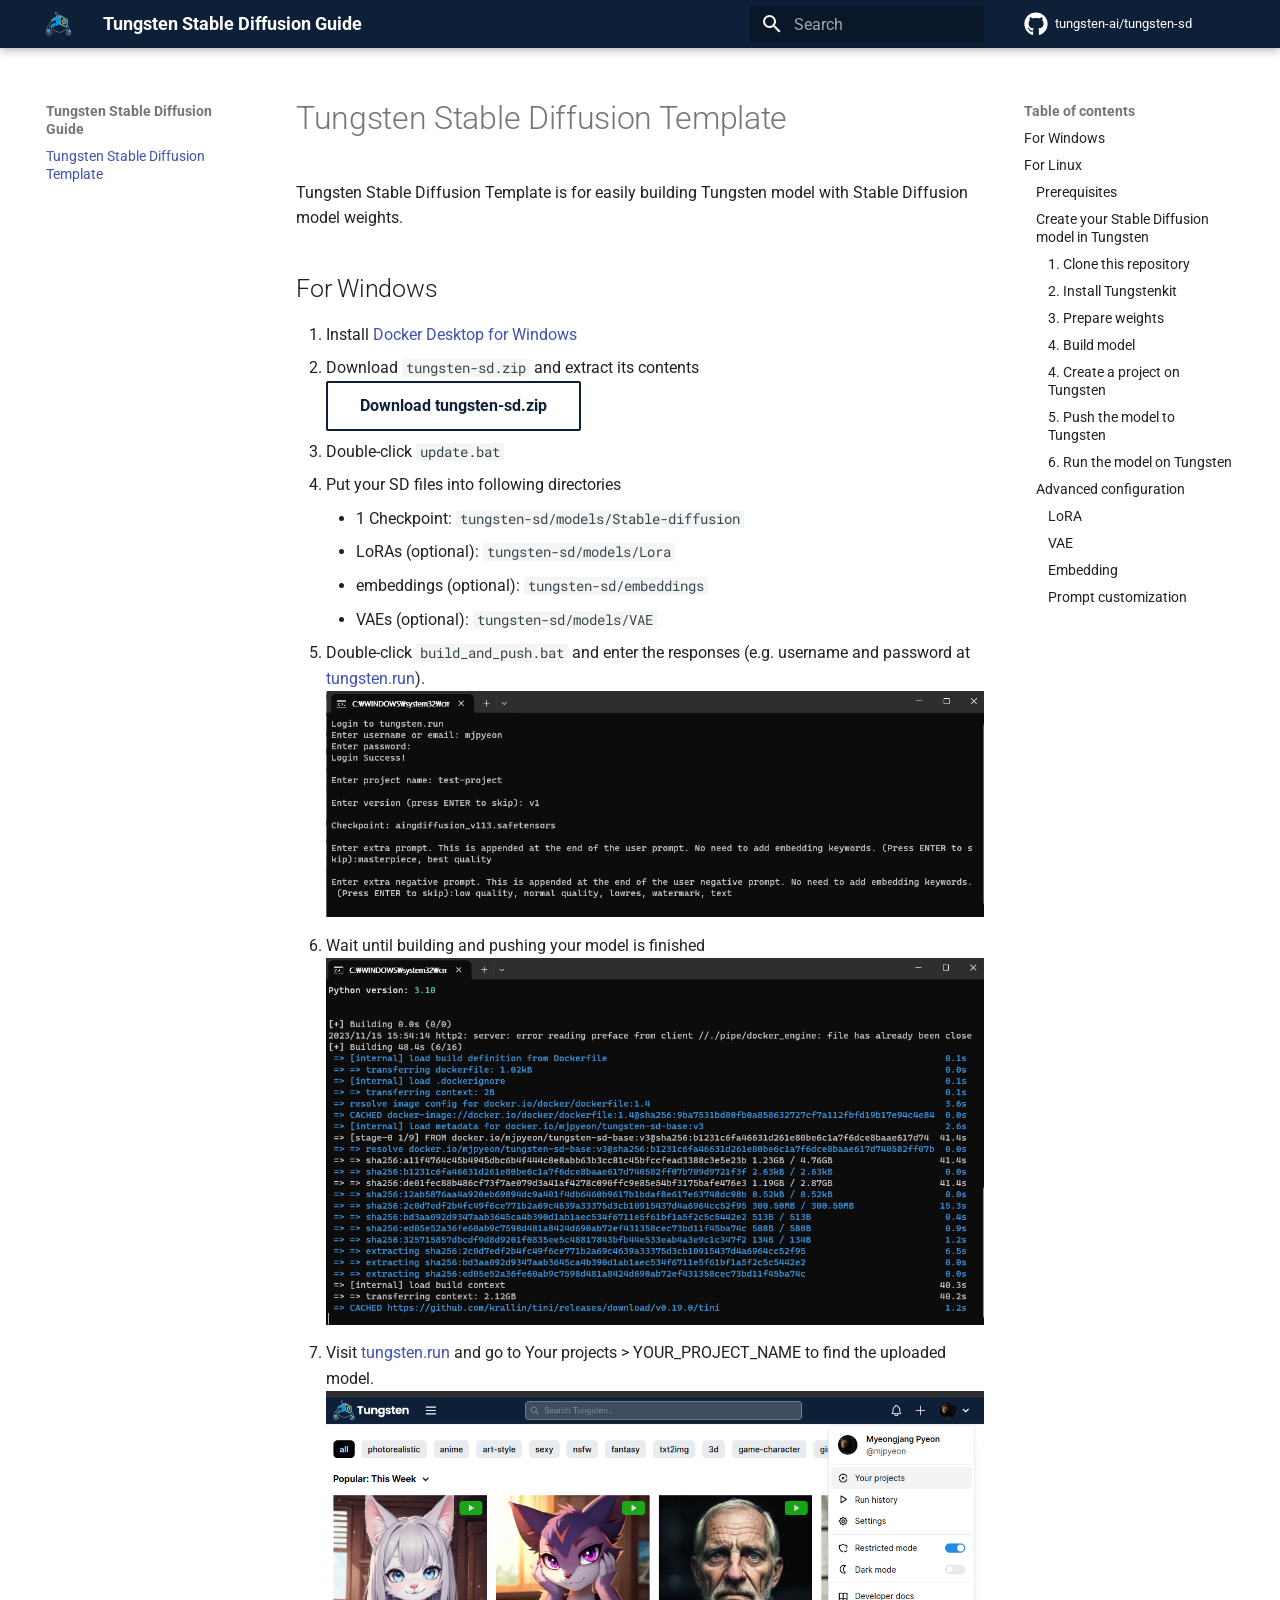
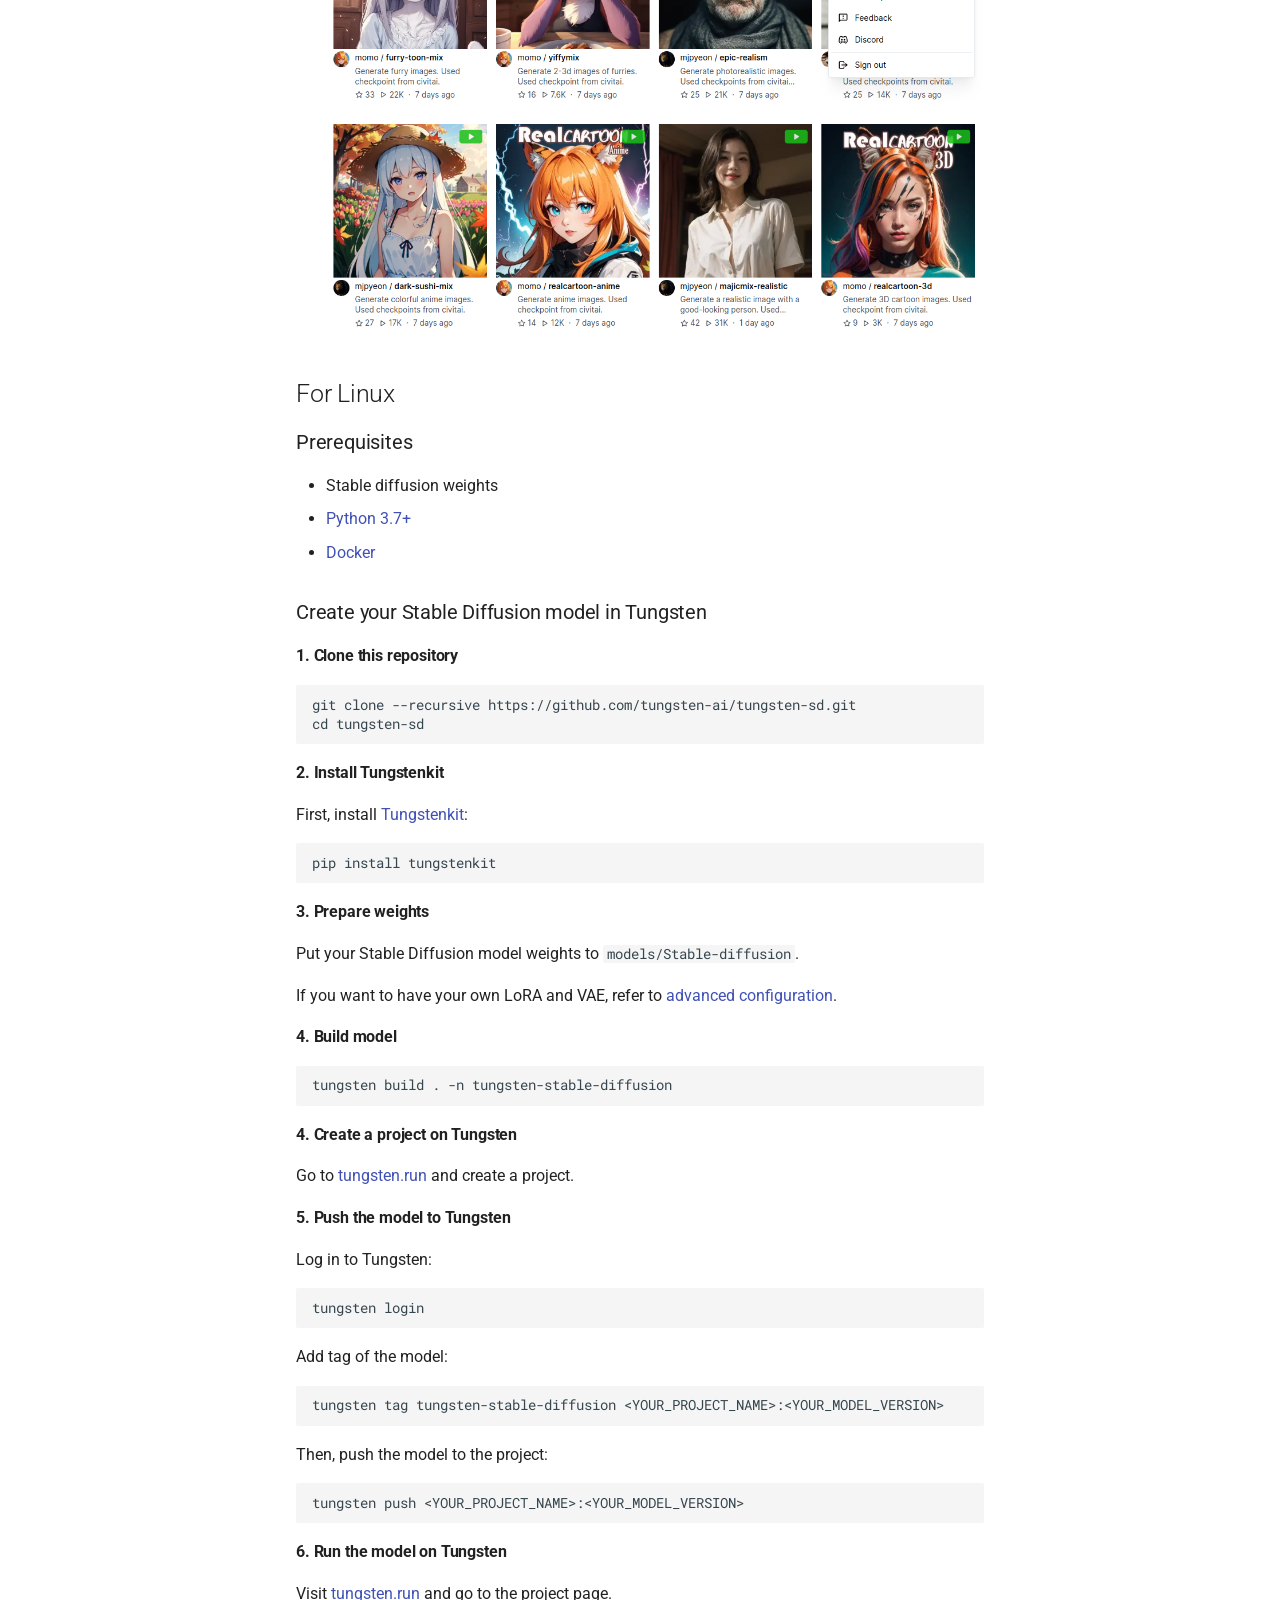
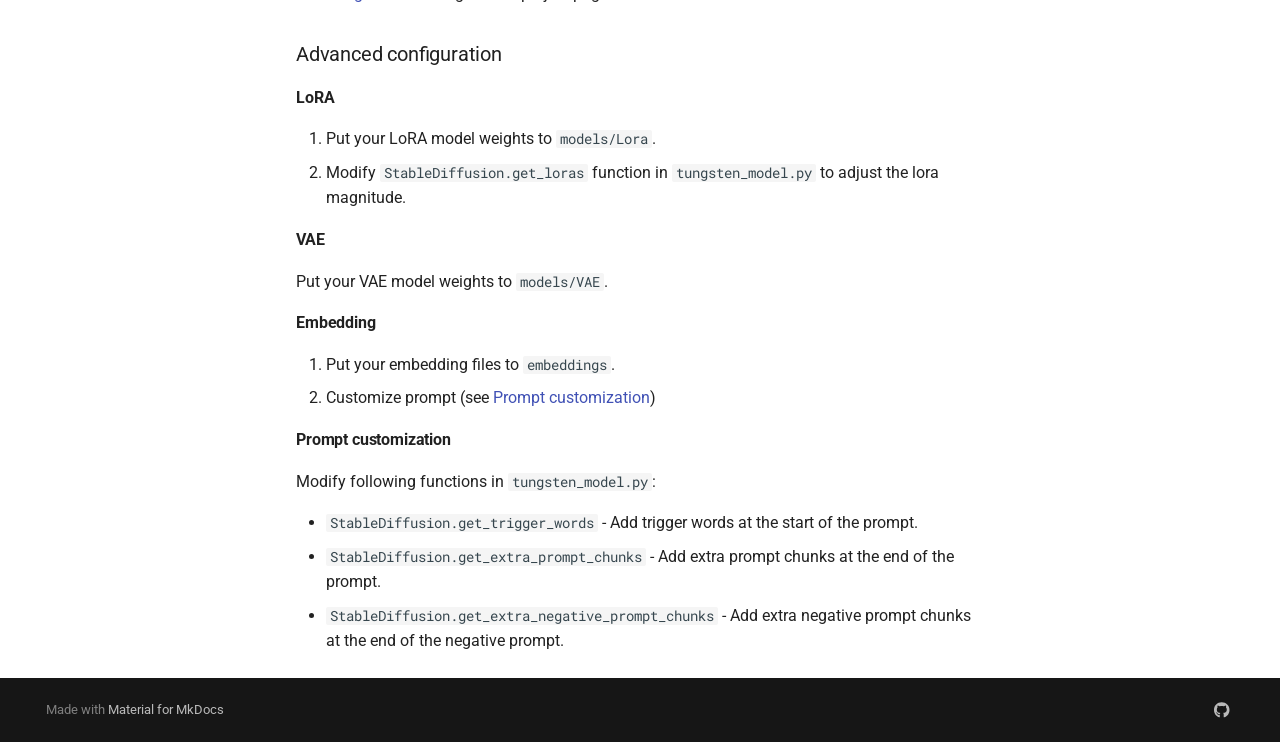
<file: index.html>
<!doctype html>
<html lang="en" class="no-js">
  <head>
    
      <meta charset="utf-8">
      <meta name="viewport" content="width=device-width,initial-scale=1">
      
      
      
      
      
      
      <link rel="icon" href="images/favicon.ico">
      <meta name="generator" content="mkdocs-1.5.3, mkdocs-material-9.4.8">
    
    
      
        <title>Tungsten Stable Diffusion Guide</title>
      
    
    
      <link rel="stylesheet" href="assets/stylesheets/main.4b4a2bd9.min.css">
      
        
        <link rel="stylesheet" href="assets/stylesheets/palette.356b1318.min.css">
      
      


    
    
      
    
    
      
        
        
        <link rel="preconnect" href="https://fonts.gstatic.com" crossorigin>
        <link rel="stylesheet" href="https://fonts.googleapis.com/css?family=Roboto:300,300i,400,400i,700,700i%7CRoboto+Mono:400,400i,700,700i&display=fallback">
        <style>:root{--md-text-font:"Roboto";--md-code-font:"Roboto Mono"}</style>
      
    
    
      <link rel="stylesheet" href="css/scheme.css">
    
    <script>__md_scope=new URL(".",location),__md_hash=e=>[...e].reduce((e,_)=>(e<<5)-e+_.charCodeAt(0),0),__md_get=(e,_=localStorage,t=__md_scope)=>JSON.parse(_.getItem(t.pathname+"."+e)),__md_set=(e,_,t=localStorage,a=__md_scope)=>{try{t.setItem(a.pathname+"."+e,JSON.stringify(_))}catch(e){}}</script>
    
      

    
    
    
  </head>
  
  
    
    
      
    
    
    
    
    <body dir="ltr" data-md-color-scheme="tungsten" data-md-color-primary="indigo" data-md-color-accent="indigo">
  
    
    
      <script>var palette=__md_get("__palette");if(palette&&"object"==typeof palette.color)for(var key of Object.keys(palette.color))document.body.setAttribute("data-md-color-"+key,palette.color[key])</script>
    
    <input class="md-toggle" data-md-toggle="drawer" type="checkbox" id="__drawer" autocomplete="off">
    <input class="md-toggle" data-md-toggle="search" type="checkbox" id="__search" autocomplete="off">
    <label class="md-overlay" for="__drawer"></label>
    <div data-md-component="skip">
      
        
        <a href="#tungsten-stable-diffusion-template" class="md-skip">
          Skip to content
        </a>
      
    </div>
    <div data-md-component="announce">
      
    </div>
    
    
      

  

<header class="md-header md-header--shadow" data-md-component="header">
  <nav class="md-header__inner md-grid" aria-label="Header">
    <a href="." title="Tungsten Stable Diffusion Guide" class="md-header__button md-logo" aria-label="Tungsten Stable Diffusion Guide" data-md-component="logo">
      
  <img src="images/favicon.ico" alt="logo">

    </a>
    <label class="md-header__button md-icon" for="__drawer">
      
      <svg xmlns="http://www.w3.org/2000/svg" viewBox="0 0 24 24"><path d="M3 6h18v2H3V6m0 5h18v2H3v-2m0 5h18v2H3v-2Z"/></svg>
    </label>
    <div class="md-header__title" data-md-component="header-title">
      <div class="md-header__ellipsis">
        <div class="md-header__topic">
          <span class="md-ellipsis">
            Tungsten Stable Diffusion Guide
          </span>
        </div>
        <div class="md-header__topic" data-md-component="header-topic">
          <span class="md-ellipsis">
            
              Tungsten Stable Diffusion Template
            
          </span>
        </div>
      </div>
    </div>
    
      
        <form class="md-header__option" data-md-component="palette">
  
    
    
    
    <input class="md-option" data-md-color-media="" data-md-color-scheme="tungsten" data-md-color-primary="indigo" data-md-color-accent="indigo"  aria-hidden="true"  type="radio" name="__palette" id="__palette_1">
    
  
</form>
      
    
    
    
      <label class="md-header__button md-icon" for="__search">
        
        <svg xmlns="http://www.w3.org/2000/svg" viewBox="0 0 24 24"><path d="M9.5 3A6.5 6.5 0 0 1 16 9.5c0 1.61-.59 3.09-1.56 4.23l.27.27h.79l5 5-1.5 1.5-5-5v-.79l-.27-.27A6.516 6.516 0 0 1 9.5 16 6.5 6.5 0 0 1 3 9.5 6.5 6.5 0 0 1 9.5 3m0 2C7 5 5 7 5 9.5S7 14 9.5 14 14 12 14 9.5 12 5 9.5 5Z"/></svg>
      </label>
      <div class="md-search" data-md-component="search" role="dialog">
  <label class="md-search__overlay" for="__search"></label>
  <div class="md-search__inner" role="search">
    <form class="md-search__form" name="search">
      <input type="text" class="md-search__input" name="query" aria-label="Search" placeholder="Search" autocapitalize="off" autocorrect="off" autocomplete="off" spellcheck="false" data-md-component="search-query" required>
      <label class="md-search__icon md-icon" for="__search">
        
        <svg xmlns="http://www.w3.org/2000/svg" viewBox="0 0 24 24"><path d="M9.5 3A6.5 6.5 0 0 1 16 9.5c0 1.61-.59 3.09-1.56 4.23l.27.27h.79l5 5-1.5 1.5-5-5v-.79l-.27-.27A6.516 6.516 0 0 1 9.5 16 6.5 6.5 0 0 1 3 9.5 6.5 6.5 0 0 1 9.5 3m0 2C7 5 5 7 5 9.5S7 14 9.5 14 14 12 14 9.5 12 5 9.5 5Z"/></svg>
        
        <svg xmlns="http://www.w3.org/2000/svg" viewBox="0 0 24 24"><path d="M20 11v2H8l5.5 5.5-1.42 1.42L4.16 12l7.92-7.92L13.5 5.5 8 11h12Z"/></svg>
      </label>
      <nav class="md-search__options" aria-label="Search">
        
        <button type="reset" class="md-search__icon md-icon" title="Clear" aria-label="Clear" tabindex="-1">
          
          <svg xmlns="http://www.w3.org/2000/svg" viewBox="0 0 24 24"><path d="M19 6.41 17.59 5 12 10.59 6.41 5 5 6.41 10.59 12 5 17.59 6.41 19 12 13.41 17.59 19 19 17.59 13.41 12 19 6.41Z"/></svg>
        </button>
      </nav>
      
    </form>
    <div class="md-search__output">
      <div class="md-search__scrollwrap" data-md-scrollfix>
        <div class="md-search-result" data-md-component="search-result">
          <div class="md-search-result__meta">
            Initializing search
          </div>
          <ol class="md-search-result__list" role="presentation"></ol>
        </div>
      </div>
    </div>
  </div>
</div>
    
    
      <div class="md-header__source">
        <a href="https://github.com/tungsten-ai/tungsten-sd" title="Go to repository" class="md-source" data-md-component="source">
  <div class="md-source__icon md-icon">
    
    <svg xmlns="http://www.w3.org/2000/svg" viewBox="0 0 496 512"><!--! Font Awesome Free 6.4.2 by @fontawesome - https://fontawesome.com License - https://fontawesome.com/license/free (Icons: CC BY 4.0, Fonts: SIL OFL 1.1, Code: MIT License) Copyright 2023 Fonticons, Inc.--><path d="M165.9 397.4c0 2-2.3 3.6-5.2 3.6-3.3.3-5.6-1.3-5.6-3.6 0-2 2.3-3.6 5.2-3.6 3-.3 5.6 1.3 5.6 3.6zm-31.1-4.5c-.7 2 1.3 4.3 4.3 4.9 2.6 1 5.6 0 6.2-2s-1.3-4.3-4.3-5.2c-2.6-.7-5.5.3-6.2 2.3zm44.2-1.7c-2.9.7-4.9 2.6-4.6 4.9.3 2 2.9 3.3 5.9 2.6 2.9-.7 4.9-2.6 4.6-4.6-.3-1.9-3-3.2-5.9-2.9zM244.8 8C106.1 8 0 113.3 0 252c0 110.9 69.8 205.8 169.5 239.2 12.8 2.3 17.3-5.6 17.3-12.1 0-6.2-.3-40.4-.3-61.4 0 0-70 15-84.7-29.8 0 0-11.4-29.1-27.8-36.6 0 0-22.9-15.7 1.6-15.4 0 0 24.9 2 38.6 25.8 21.9 38.6 58.6 27.5 72.9 20.9 2.3-16 8.8-27.1 16-33.7-55.9-6.2-112.3-14.3-112.3-110.5 0-27.5 7.6-41.3 23.6-58.9-2.6-6.5-11.1-33.3 2.6-67.9 20.9-6.5 69 27 69 27 20-5.6 41.5-8.5 62.8-8.5s42.8 2.9 62.8 8.5c0 0 48.1-33.6 69-27 13.7 34.7 5.2 61.4 2.6 67.9 16 17.7 25.8 31.5 25.8 58.9 0 96.5-58.9 104.2-114.8 110.5 9.2 7.9 17 22.9 17 46.4 0 33.7-.3 75.4-.3 83.6 0 6.5 4.6 14.4 17.3 12.1C428.2 457.8 496 362.9 496 252 496 113.3 383.5 8 244.8 8zM97.2 352.9c-1.3 1-1 3.3.7 5.2 1.6 1.6 3.9 2.3 5.2 1 1.3-1 1-3.3-.7-5.2-1.6-1.6-3.9-2.3-5.2-1zm-10.8-8.1c-.7 1.3.3 2.9 2.3 3.9 1.6 1 3.6.7 4.3-.7.7-1.3-.3-2.9-2.3-3.9-2-.6-3.6-.3-4.3.7zm32.4 35.6c-1.6 1.3-1 4.3 1.3 6.2 2.3 2.3 5.2 2.6 6.5 1 1.3-1.3.7-4.3-1.3-6.2-2.2-2.3-5.2-2.6-6.5-1zm-11.4-14.7c-1.6 1-1.6 3.6 0 5.9 1.6 2.3 4.3 3.3 5.6 2.3 1.6-1.3 1.6-3.9 0-6.2-1.4-2.3-4-3.3-5.6-2z"/></svg>
  </div>
  <div class="md-source__repository">
    tungsten-ai/tungsten-sd
  </div>
</a>
      </div>
    
  </nav>
  
</header>
    
    <div class="md-container" data-md-component="container">
      
      
        
          
        
      
      <main class="md-main" data-md-component="main">
        <div class="md-main__inner md-grid">
          
            
              
              <div class="md-sidebar md-sidebar--primary" data-md-component="sidebar" data-md-type="navigation" >
                <div class="md-sidebar__scrollwrap">
                  <div class="md-sidebar__inner">
                    



<nav class="md-nav md-nav--primary" aria-label="Navigation" data-md-level="0">
  <label class="md-nav__title" for="__drawer">
    <a href="." title="Tungsten Stable Diffusion Guide" class="md-nav__button md-logo" aria-label="Tungsten Stable Diffusion Guide" data-md-component="logo">
      
  <img src="images/favicon.ico" alt="logo">

    </a>
    Tungsten Stable Diffusion Guide
  </label>
  
    <div class="md-nav__source">
      <a href="https://github.com/tungsten-ai/tungsten-sd" title="Go to repository" class="md-source" data-md-component="source">
  <div class="md-source__icon md-icon">
    
    <svg xmlns="http://www.w3.org/2000/svg" viewBox="0 0 496 512"><!--! Font Awesome Free 6.4.2 by @fontawesome - https://fontawesome.com License - https://fontawesome.com/license/free (Icons: CC BY 4.0, Fonts: SIL OFL 1.1, Code: MIT License) Copyright 2023 Fonticons, Inc.--><path d="M165.9 397.4c0 2-2.3 3.6-5.2 3.6-3.3.3-5.6-1.3-5.6-3.6 0-2 2.3-3.6 5.2-3.6 3-.3 5.6 1.3 5.6 3.6zm-31.1-4.5c-.7 2 1.3 4.3 4.3 4.9 2.6 1 5.6 0 6.2-2s-1.3-4.3-4.3-5.2c-2.6-.7-5.5.3-6.2 2.3zm44.2-1.7c-2.9.7-4.9 2.6-4.6 4.9.3 2 2.9 3.3 5.9 2.6 2.9-.7 4.9-2.6 4.6-4.6-.3-1.9-3-3.2-5.9-2.9zM244.8 8C106.1 8 0 113.3 0 252c0 110.9 69.8 205.8 169.5 239.2 12.8 2.3 17.3-5.6 17.3-12.1 0-6.2-.3-40.4-.3-61.4 0 0-70 15-84.7-29.8 0 0-11.4-29.1-27.8-36.6 0 0-22.9-15.7 1.6-15.4 0 0 24.9 2 38.6 25.8 21.9 38.6 58.6 27.5 72.9 20.9 2.3-16 8.8-27.1 16-33.7-55.9-6.2-112.3-14.3-112.3-110.5 0-27.5 7.6-41.3 23.6-58.9-2.6-6.5-11.1-33.3 2.6-67.9 20.9-6.5 69 27 69 27 20-5.6 41.5-8.5 62.8-8.5s42.8 2.9 62.8 8.5c0 0 48.1-33.6 69-27 13.7 34.7 5.2 61.4 2.6 67.9 16 17.7 25.8 31.5 25.8 58.9 0 96.5-58.9 104.2-114.8 110.5 9.2 7.9 17 22.9 17 46.4 0 33.7-.3 75.4-.3 83.6 0 6.5 4.6 14.4 17.3 12.1C428.2 457.8 496 362.9 496 252 496 113.3 383.5 8 244.8 8zM97.2 352.9c-1.3 1-1 3.3.7 5.2 1.6 1.6 3.9 2.3 5.2 1 1.3-1 1-3.3-.7-5.2-1.6-1.6-3.9-2.3-5.2-1zm-10.8-8.1c-.7 1.3.3 2.9 2.3 3.9 1.6 1 3.6.7 4.3-.7.7-1.3-.3-2.9-2.3-3.9-2-.6-3.6-.3-4.3.7zm32.4 35.6c-1.6 1.3-1 4.3 1.3 6.2 2.3 2.3 5.2 2.6 6.5 1 1.3-1.3.7-4.3-1.3-6.2-2.2-2.3-5.2-2.6-6.5-1zm-11.4-14.7c-1.6 1-1.6 3.6 0 5.9 1.6 2.3 4.3 3.3 5.6 2.3 1.6-1.3 1.6-3.9 0-6.2-1.4-2.3-4-3.3-5.6-2z"/></svg>
  </div>
  <div class="md-source__repository">
    tungsten-ai/tungsten-sd
  </div>
</a>
    </div>
  
  <ul class="md-nav__list" data-md-scrollfix>
    
      
      
  
  
    
  
  
    <li class="md-nav__item md-nav__item--active">
      
      <input class="md-nav__toggle md-toggle" type="checkbox" id="__toc">
      
      
        
      
      
        <label class="md-nav__link md-nav__link--active" for="__toc">
          
  
  <span class="md-ellipsis">
    Tungsten Stable Diffusion Template
  </span>
  

          <span class="md-nav__icon md-icon"></span>
        </label>
      
      <a href="." class="md-nav__link md-nav__link--active">
        
  
  <span class="md-ellipsis">
    Tungsten Stable Diffusion Template
  </span>
  

      </a>
      
        

<nav class="md-nav md-nav--secondary" aria-label="Table of contents">
  
  
  
    
  
  
    <label class="md-nav__title" for="__toc">
      <span class="md-nav__icon md-icon"></span>
      Table of contents
    </label>
    <ul class="md-nav__list" data-md-component="toc" data-md-scrollfix>
      
        <li class="md-nav__item">
  <a href="#for-windows" class="md-nav__link">
    For Windows
  </a>
  
</li>
      
        <li class="md-nav__item">
  <a href="#for-linux" class="md-nav__link">
    For Linux
  </a>
  
    <nav class="md-nav" aria-label="For Linux">
      <ul class="md-nav__list">
        
          <li class="md-nav__item">
  <a href="#prerequisites" class="md-nav__link">
    Prerequisites
  </a>
  
</li>
        
          <li class="md-nav__item">
  <a href="#create-your-stable-diffusion-model-in-tungsten" class="md-nav__link">
    Create your Stable Diffusion model in Tungsten
  </a>
  
    <nav class="md-nav" aria-label="Create your Stable Diffusion model in Tungsten">
      <ul class="md-nav__list">
        
          <li class="md-nav__item">
  <a href="#1-clone-this-repository" class="md-nav__link">
    1. Clone this repository
  </a>
  
</li>
        
          <li class="md-nav__item">
  <a href="#2-install-tungstenkit" class="md-nav__link">
    2. Install Tungstenkit
  </a>
  
</li>
        
          <li class="md-nav__item">
  <a href="#3-prepare-weights" class="md-nav__link">
    3. Prepare weights
  </a>
  
</li>
        
          <li class="md-nav__item">
  <a href="#4-build-model" class="md-nav__link">
    4. Build model
  </a>
  
</li>
        
          <li class="md-nav__item">
  <a href="#4-create-a-project-on-tungsten" class="md-nav__link">
    4. Create a project on Tungsten
  </a>
  
</li>
        
          <li class="md-nav__item">
  <a href="#5-push-the-model-to-tungsten" class="md-nav__link">
    5. Push the model to Tungsten
  </a>
  
</li>
        
          <li class="md-nav__item">
  <a href="#6-run-the-model-on-tungsten" class="md-nav__link">
    6. Run the model on Tungsten
  </a>
  
</li>
        
      </ul>
    </nav>
  
</li>
        
          <li class="md-nav__item">
  <a href="#advanced-configuration" class="md-nav__link">
    Advanced configuration
  </a>
  
    <nav class="md-nav" aria-label="Advanced configuration">
      <ul class="md-nav__list">
        
          <li class="md-nav__item">
  <a href="#lora" class="md-nav__link">
    LoRA
  </a>
  
</li>
        
          <li class="md-nav__item">
  <a href="#vae" class="md-nav__link">
    VAE
  </a>
  
</li>
        
          <li class="md-nav__item">
  <a href="#embedding" class="md-nav__link">
    Embedding
  </a>
  
</li>
        
          <li class="md-nav__item">
  <a href="#prompt-customization" class="md-nav__link">
    Prompt customization
  </a>
  
</li>
        
      </ul>
    </nav>
  
</li>
        
      </ul>
    </nav>
  
</li>
      
    </ul>
  
</nav>
      
    </li>
  

    
  </ul>
</nav>
                  </div>
                </div>
              </div>
            
            
              
              <div class="md-sidebar md-sidebar--secondary" data-md-component="sidebar" data-md-type="toc" >
                <div class="md-sidebar__scrollwrap">
                  <div class="md-sidebar__inner">
                    

<nav class="md-nav md-nav--secondary" aria-label="Table of contents">
  
  
  
    
  
  
    <label class="md-nav__title" for="__toc">
      <span class="md-nav__icon md-icon"></span>
      Table of contents
    </label>
    <ul class="md-nav__list" data-md-component="toc" data-md-scrollfix>
      
        <li class="md-nav__item">
  <a href="#for-windows" class="md-nav__link">
    For Windows
  </a>
  
</li>
      
        <li class="md-nav__item">
  <a href="#for-linux" class="md-nav__link">
    For Linux
  </a>
  
    <nav class="md-nav" aria-label="For Linux">
      <ul class="md-nav__list">
        
          <li class="md-nav__item">
  <a href="#prerequisites" class="md-nav__link">
    Prerequisites
  </a>
  
</li>
        
          <li class="md-nav__item">
  <a href="#create-your-stable-diffusion-model-in-tungsten" class="md-nav__link">
    Create your Stable Diffusion model in Tungsten
  </a>
  
    <nav class="md-nav" aria-label="Create your Stable Diffusion model in Tungsten">
      <ul class="md-nav__list">
        
          <li class="md-nav__item">
  <a href="#1-clone-this-repository" class="md-nav__link">
    1. Clone this repository
  </a>
  
</li>
        
          <li class="md-nav__item">
  <a href="#2-install-tungstenkit" class="md-nav__link">
    2. Install Tungstenkit
  </a>
  
</li>
        
          <li class="md-nav__item">
  <a href="#3-prepare-weights" class="md-nav__link">
    3. Prepare weights
  </a>
  
</li>
        
          <li class="md-nav__item">
  <a href="#4-build-model" class="md-nav__link">
    4. Build model
  </a>
  
</li>
        
          <li class="md-nav__item">
  <a href="#4-create-a-project-on-tungsten" class="md-nav__link">
    4. Create a project on Tungsten
  </a>
  
</li>
        
          <li class="md-nav__item">
  <a href="#5-push-the-model-to-tungsten" class="md-nav__link">
    5. Push the model to Tungsten
  </a>
  
</li>
        
          <li class="md-nav__item">
  <a href="#6-run-the-model-on-tungsten" class="md-nav__link">
    6. Run the model on Tungsten
  </a>
  
</li>
        
      </ul>
    </nav>
  
</li>
        
          <li class="md-nav__item">
  <a href="#advanced-configuration" class="md-nav__link">
    Advanced configuration
  </a>
  
    <nav class="md-nav" aria-label="Advanced configuration">
      <ul class="md-nav__list">
        
          <li class="md-nav__item">
  <a href="#lora" class="md-nav__link">
    LoRA
  </a>
  
</li>
        
          <li class="md-nav__item">
  <a href="#vae" class="md-nav__link">
    VAE
  </a>
  
</li>
        
          <li class="md-nav__item">
  <a href="#embedding" class="md-nav__link">
    Embedding
  </a>
  
</li>
        
          <li class="md-nav__item">
  <a href="#prompt-customization" class="md-nav__link">
    Prompt customization
  </a>
  
</li>
        
      </ul>
    </nav>
  
</li>
        
      </ul>
    </nav>
  
</li>
      
    </ul>
  
</nav>
                  </div>
                </div>
              </div>
            
          
          
            <div class="md-content" data-md-component="content">
              <article class="md-content__inner md-typeset">
                
                  

  
  


<h1 id="tungsten-stable-diffusion-template">Tungsten Stable Diffusion Template</h1>
<p>Tungsten Stable Diffusion Template is for easily building Tungsten model with Stable Diffusion model weights.</p>
<h2 id="for-windows">For Windows</h2>
<ol>
<li>Install <a href="https://docs.docker.com/desktop/install/windows-install/">Docker Desktop for Windows</a></li>
<li>Download <code>tungsten-sd.zip</code> and extract its contents<br />
<a class="md-button" href="https://github.com/tungsten-ai/tungsten-sd/releases/download/v0.1.0/tungsten-sd.zip">Download tungsten-sd.zip</a></li>
<li>Double-click <code>update.bat</code></li>
<li>Put your SD files into following directories<ul>
<li>1 Checkpoint: <code>tungsten-sd/models/Stable-diffusion</code></li>
<li>LoRAs (optional): <code>tungsten-sd/models/Lora</code></li>
<li>embeddings (optional): <code>tungsten-sd/embeddings</code></li>
<li>VAEs (optional): <code>tungsten-sd/models/VAE</code></li>
</ul>
</li>
<li>Double-click <code>build_and_push.bat</code> and enter the responses (e.g. username and password at <a href="https://tungsten.run">tungsten.run</a>).
<img alt="enter-responses" src="images/build-and-push-enter-responses.png" /></li>
<li>Wait until building and pushing your model is finished
<img alt="wait" src="images/build-and-push-wait.png" /></li>
<li>Visit <a href="https://tungsten.run">tungsten.run</a> and go to Your projects &gt; YOUR_PROJECT_NAME to find the uploaded model.
<img alt="tungsten-run" src="images/build-and-push-tungsten-run.png" /></li>
</ol>
<h2 id="for-linux">For Linux</h2>
<h3 id="prerequisites">Prerequisites</h3>
<ul>
<li>Stable diffusion weights</li>
<li><a href="https://www.python.org/downloads/">Python 3.7+</a></li>
<li><a href="https://docs.docker.com/get-docker/">Docker</a></li>
</ul>
<h3 id="create-your-stable-diffusion-model-in-tungsten">Create your Stable Diffusion model in Tungsten</h3>
<h4 id="1-clone-this-repository">1. Clone this repository</h4>
<pre><code>git clone --recursive https://github.com/tungsten-ai/tungsten-sd.git
cd tungsten-sd
</code></pre>
<h4 id="2-install-tungstenkit">2. Install Tungstenkit</h4>
<p>First, install <a href="https://github.com/tungsten-ai/tungstenkit">Tungstenkit</a>:</p>
<pre><code class="language-bash">pip install tungstenkit
</code></pre>
<h4 id="3-prepare-weights">3. Prepare weights</h4>
<p>Put your Stable Diffusion model weights to <code>models/Stable-diffusion</code>.</p>
<p>If you want to have your own LoRA and VAE, refer to <a href="#advanced-configuration">advanced configuration</a>.</p>
<h4 id="4-build-model">4. Build model</h4>
<pre><code class="language-bash">tungsten build . -n tungsten-stable-diffusion
</code></pre>
<h4 id="4-create-a-project-on-tungsten">4. Create a project on Tungsten</h4>
<p>Go to <a href="https://tungsten.run/new">tungsten.run</a> and create a project.</p>
<h4 id="5-push-the-model-to-tungsten">5. Push the model to Tungsten</h4>
<p>Log in to Tungsten:</p>
<pre><code class="language-bash">tungsten login
</code></pre>
<p>Add tag of the model:</p>
<pre><code class="language-bash">tungsten tag tungsten-stable-diffusion &lt;YOUR_PROJECT_NAME&gt;:&lt;YOUR_MODEL_VERSION&gt;
</code></pre>
<p>Then, push the model to the project:</p>
<pre><code class="language-bash">tungsten push &lt;YOUR_PROJECT_NAME&gt;:&lt;YOUR_MODEL_VERSION&gt;
</code></pre>
<h4 id="6-run-the-model-on-tungsten">6. Run the model on Tungsten</h4>
<p>Visit <a href="https://tungsten.run">tungsten.run</a> and go to the project page.</p>
<h3 id="advanced-configuration">Advanced configuration</h3>
<h4 id="lora">LoRA</h4>
<ol>
<li>Put your LoRA model weights to <code>models/Lora</code>.</li>
<li>Modify <code>StableDiffusion.get_loras</code> function in <code>tungsten_model.py</code> to adjust the lora magnitude.</li>
</ol>
<h4 id="vae">VAE</h4>
<p>Put your VAE model weights to <code>models/VAE</code>.</p>
<h4 id="embedding">Embedding</h4>
<ol>
<li>Put your embedding files to <code>embeddings</code>.</li>
<li>Customize prompt (see <a href="#prompt-customization">Prompt customization</a>)</li>
</ol>
<h4 id="prompt-customization">Prompt customization</h4>
<p>Modify following functions in <code>tungsten_model.py</code>:</p>
<ul>
<li><code>StableDiffusion.get_trigger_words</code> - Add trigger words at the start of the prompt.</li>
<li><code>StableDiffusion.get_extra_prompt_chunks</code> - Add extra prompt chunks at the end of the prompt.</li>
<li><code>StableDiffusion.get_extra_negative_prompt_chunks</code> - Add extra negative prompt chunks at the end of the negative prompt.</li>
</ul>





                
              </article>
            </div>
          
          
        </div>
        
      </main>
      
        <footer class="md-footer">
  
  <div class="md-footer-meta md-typeset">
    <div class="md-footer-meta__inner md-grid">
      <div class="md-copyright">
  
  
    Made with
    <a href="https://squidfunk.github.io/mkdocs-material/" target="_blank" rel="noopener">
      Material for MkDocs
    </a>
  
</div>
      
        <div class="md-social">
  
    
    
    
    
      
      
    
    <a href="https://github.com/tungsten-ai/tungsten-sd" target="_blank" rel="noopener" title="github.com" class="md-social__link">
      <svg xmlns="http://www.w3.org/2000/svg" viewBox="0 0 496 512"><!--! Font Awesome Free 6.4.2 by @fontawesome - https://fontawesome.com License - https://fontawesome.com/license/free (Icons: CC BY 4.0, Fonts: SIL OFL 1.1, Code: MIT License) Copyright 2023 Fonticons, Inc.--><path d="M165.9 397.4c0 2-2.3 3.6-5.2 3.6-3.3.3-5.6-1.3-5.6-3.6 0-2 2.3-3.6 5.2-3.6 3-.3 5.6 1.3 5.6 3.6zm-31.1-4.5c-.7 2 1.3 4.3 4.3 4.9 2.6 1 5.6 0 6.2-2s-1.3-4.3-4.3-5.2c-2.6-.7-5.5.3-6.2 2.3zm44.2-1.7c-2.9.7-4.9 2.6-4.6 4.9.3 2 2.9 3.3 5.9 2.6 2.9-.7 4.9-2.6 4.6-4.6-.3-1.9-3-3.2-5.9-2.9zM244.8 8C106.1 8 0 113.3 0 252c0 110.9 69.8 205.8 169.5 239.2 12.8 2.3 17.3-5.6 17.3-12.1 0-6.2-.3-40.4-.3-61.4 0 0-70 15-84.7-29.8 0 0-11.4-29.1-27.8-36.6 0 0-22.9-15.7 1.6-15.4 0 0 24.9 2 38.6 25.8 21.9 38.6 58.6 27.5 72.9 20.9 2.3-16 8.8-27.1 16-33.7-55.9-6.2-112.3-14.3-112.3-110.5 0-27.5 7.6-41.3 23.6-58.9-2.6-6.5-11.1-33.3 2.6-67.9 20.9-6.5 69 27 69 27 20-5.6 41.5-8.5 62.8-8.5s42.8 2.9 62.8 8.5c0 0 48.1-33.6 69-27 13.7 34.7 5.2 61.4 2.6 67.9 16 17.7 25.8 31.5 25.8 58.9 0 96.5-58.9 104.2-114.8 110.5 9.2 7.9 17 22.9 17 46.4 0 33.7-.3 75.4-.3 83.6 0 6.5 4.6 14.4 17.3 12.1C428.2 457.8 496 362.9 496 252 496 113.3 383.5 8 244.8 8zM97.2 352.9c-1.3 1-1 3.3.7 5.2 1.6 1.6 3.9 2.3 5.2 1 1.3-1 1-3.3-.7-5.2-1.6-1.6-3.9-2.3-5.2-1zm-10.8-8.1c-.7 1.3.3 2.9 2.3 3.9 1.6 1 3.6.7 4.3-.7.7-1.3-.3-2.9-2.3-3.9-2-.6-3.6-.3-4.3.7zm32.4 35.6c-1.6 1.3-1 4.3 1.3 6.2 2.3 2.3 5.2 2.6 6.5 1 1.3-1.3.7-4.3-1.3-6.2-2.2-2.3-5.2-2.6-6.5-1zm-11.4-14.7c-1.6 1-1.6 3.6 0 5.9 1.6 2.3 4.3 3.3 5.6 2.3 1.6-1.3 1.6-3.9 0-6.2-1.4-2.3-4-3.3-5.6-2z"/></svg>
    </a>
  
</div>
      
    </div>
  </div>
</footer>
      
    </div>
    <div class="md-dialog" data-md-component="dialog">
      <div class="md-dialog__inner md-typeset"></div>
    </div>
    
    
    <script id="__config" type="application/json">{"base": ".", "features": [], "search": "assets/javascripts/workers/search.f886a092.min.js", "translations": {"clipboard.copied": "Copied to clipboard", "clipboard.copy": "Copy to clipboard", "search.result.more.one": "1 more on this page", "search.result.more.other": "# more on this page", "search.result.none": "No matching documents", "search.result.one": "1 matching document", "search.result.other": "# matching documents", "search.result.placeholder": "Type to start searching", "search.result.term.missing": "Missing", "select.version": "Select version"}}</script>
    
    
      <script src="assets/javascripts/bundle.81fa17fe.min.js"></script>
      
    
  </body>
</html>
</file>
<file: css/scheme.css>
[data-md-color-scheme="tungsten"] {
    --md-primary-fg-color: #0E2037;
}
</file>
<file: assets/stylesheets/main.4b4a2bd9.min.css>
@charset "UTF-8";html{-webkit-text-size-adjust:none;-moz-text-size-adjust:none;text-size-adjust:none;box-sizing:border-box}*,:after,:before{box-sizing:inherit}@media (prefers-reduced-motion){*,:after,:before{transition:none!important}}body{margin:0}a,button,input,label{-webkit-tap-highlight-color:transparent}a{color:inherit;text-decoration:none}hr{border:0;box-sizing:initial;display:block;height:.05rem;overflow:visible;padding:0}small{font-size:80%}sub,sup{line-height:1em}img{border-style:none}table{border-collapse:initial;border-spacing:0}td,th{font-weight:400;vertical-align:top}button{background:#0000;border:0;font-family:inherit;font-size:inherit;margin:0;padding:0}input{border:0;outline:none}:root{--md-primary-fg-color:#4051b5;--md-primary-fg-color--light:#5d6cc0;--md-primary-fg-color--dark:#303fa1;--md-primary-bg-color:#fff;--md-primary-bg-color--light:#ffffffb3;--md-accent-fg-color:#526cfe;--md-accent-fg-color--transparent:#526cfe1a;--md-accent-bg-color:#fff;--md-accent-bg-color--light:#ffffffb3}[data-md-color-scheme=default]{color-scheme:light}[data-md-color-scheme=default] img[src$="#gh-dark-mode-only"],[data-md-color-scheme=default] img[src$="#only-dark"]{display:none}:root,[data-md-color-scheme=default]{--md-hue:225deg;--md-default-fg-color:#000000de;--md-default-fg-color--light:#0000008a;--md-default-fg-color--lighter:#00000052;--md-default-fg-color--lightest:#00000012;--md-default-bg-color:#fff;--md-default-bg-color--light:#ffffffb3;--md-default-bg-color--lighter:#ffffff4d;--md-default-bg-color--lightest:#ffffff1f;--md-code-fg-color:#36464e;--md-code-bg-color:#f5f5f5;--md-code-hl-color:#4287ff;--md-code-hl-color--light:#4287ff1a;--md-code-hl-number-color:#d52a2a;--md-code-hl-special-color:#db1457;--md-code-hl-function-color:#a846b9;--md-code-hl-constant-color:#6e59d9;--md-code-hl-keyword-color:#3f6ec6;--md-code-hl-string-color:#1c7d4d;--md-code-hl-name-color:var(--md-code-fg-color);--md-code-hl-operator-color:var(--md-default-fg-color--light);--md-code-hl-punctuation-color:var(--md-default-fg-color--light);--md-code-hl-comment-color:var(--md-default-fg-color--light);--md-code-hl-generic-color:var(--md-default-fg-color--light);--md-code-hl-variable-color:var(--md-default-fg-color--light);--md-typeset-color:var(--md-default-fg-color);--md-typeset-a-color:var(--md-primary-fg-color);--md-typeset-del-color:#f5503d26;--md-typeset-ins-color:#0bd57026;--md-typeset-kbd-color:#fafafa;--md-typeset-kbd-accent-color:#fff;--md-typeset-kbd-border-color:#b8b8b8;--md-typeset-mark-color:#ffff0080;--md-typeset-table-color:#0000001f;--md-typeset-table-color--light:rgba(0,0,0,.035);--md-admonition-fg-color:var(--md-default-fg-color);--md-admonition-bg-color:var(--md-default-bg-color);--md-warning-fg-color:#000000de;--md-warning-bg-color:#ff9;--md-footer-fg-color:#fff;--md-footer-fg-color--light:#ffffffb3;--md-footer-fg-color--lighter:#ffffff73;--md-footer-bg-color:#000000de;--md-footer-bg-color--dark:#00000052;--md-shadow-z1:0 0.2rem 0.5rem #0000000d,0 0 0.05rem #0000001a;--md-shadow-z2:0 0.2rem 0.5rem #0000001a,0 0 0.05rem #00000040;--md-shadow-z3:0 0.2rem 0.5rem #0003,0 0 0.05rem #00000059}.md-icon svg{fill:currentcolor;display:block;height:1.2rem;width:1.2rem}body{-webkit-font-smoothing:antialiased;-moz-osx-font-smoothing:grayscale;--md-text-font-family:var(--md-text-font,_),-apple-system,BlinkMacSystemFont,Helvetica,Arial,sans-serif;--md-code-font-family:var(--md-code-font,_),SFMono-Regular,Consolas,Menlo,monospace}aside,body,input{font-feature-settings:"kern","liga";color:var(--md-typeset-color);font-family:var(--md-text-font-family)}code,kbd,pre{font-feature-settings:"kern";font-family:var(--md-code-font-family)}:root{--md-typeset-table-sort-icon:url('data:image/svg+xml;charset=utf-8,<svg xmlns="http://www.w3.org/2000/svg" viewBox="0 0 24 24"><path d="m18 21-4-4h3V7h-3l4-4 4 4h-3v10h3M2 19v-2h10v2M2 13v-2h7v2M2 7V5h4v2H2Z"/></svg>');--md-typeset-table-sort-icon--asc:url('data:image/svg+xml;charset=utf-8,<svg xmlns="http://www.w3.org/2000/svg" viewBox="0 0 24 24"><path d="M19 17h3l-4 4-4-4h3V3h2M2 17h10v2H2M6 5v2H2V5m0 6h7v2H2v-2Z"/></svg>');--md-typeset-table-sort-icon--desc:url('data:image/svg+xml;charset=utf-8,<svg xmlns="http://www.w3.org/2000/svg" viewBox="0 0 24 24"><path d="M19 7h3l-4-4-4 4h3v14h2M2 17h10v2H2M6 5v2H2V5m0 6h7v2H2v-2Z"/></svg>')}.md-typeset{-webkit-print-color-adjust:exact;color-adjust:exact;font-size:.8rem;line-height:1.6}@media print{.md-typeset{font-size:.68rem}}.md-typeset blockquote,.md-typeset dl,.md-typeset figure,.md-typeset ol,.md-typeset pre,.md-typeset ul{margin-bottom:1em;margin-top:1em}.md-typeset h1{color:var(--md-default-fg-color--light);font-size:2em;line-height:1.3;margin:0 0 1.25em}.md-typeset h1,.md-typeset h2{font-weight:300;letter-spacing:-.01em}.md-typeset h2{font-size:1.5625em;line-height:1.4;margin:1.6em 0 .64em}.md-typeset h3{font-size:1.25em;font-weight:400;letter-spacing:-.01em;line-height:1.5;margin:1.6em 0 .8em}.md-typeset h2+h3{margin-top:.8em}.md-typeset h4{font-weight:700;letter-spacing:-.01em;margin:1em 0}.md-typeset h5,.md-typeset h6{color:var(--md-default-fg-color--light);font-size:.8em;font-weight:700;letter-spacing:-.01em;margin:1.25em 0}.md-typeset h5{text-transform:uppercase}.md-typeset hr{border-bottom:.05rem solid var(--md-default-fg-color--lightest);display:flow-root;margin:1.5em 0}.md-typeset a{color:var(--md-typeset-a-color);word-break:break-word}.md-typeset a,.md-typeset a:before{transition:color 125ms}.md-typeset a:focus,.md-typeset a:hover{color:var(--md-accent-fg-color)}.md-typeset a:focus code,.md-typeset a:hover code{background-color:var(--md-accent-fg-color--transparent)}.md-typeset a code{color:currentcolor;transition:background-color 125ms}.md-typeset a.focus-visible{outline-color:var(--md-accent-fg-color);outline-offset:.2rem}.md-typeset code,.md-typeset kbd,.md-typeset pre{color:var(--md-code-fg-color);direction:ltr;font-variant-ligatures:none}@media print{.md-typeset code,.md-typeset kbd,.md-typeset pre{white-space:pre-wrap}}.md-typeset code{background-color:var(--md-code-bg-color);border-radius:.1rem;-webkit-box-decoration-break:clone;box-decoration-break:clone;font-size:.85em;padding:0 .2941176471em;word-break:break-word}.md-typeset code:not(.focus-visible){-webkit-tap-highlight-color:transparent;outline:none}.md-typeset pre{display:flow-root;line-height:1.4;position:relative}.md-typeset pre>code{-webkit-box-decoration-break:slice;box-decoration-break:slice;box-shadow:none;display:block;margin:0;outline-color:var(--md-accent-fg-color);overflow:auto;padding:.7720588235em 1.1764705882em;scrollbar-color:var(--md-default-fg-color--lighter) #0000;scrollbar-width:thin;touch-action:auto;word-break:normal}.md-typeset pre>code:hover{scrollbar-color:var(--md-accent-fg-color) #0000}.md-typeset pre>code::-webkit-scrollbar{height:.2rem;width:.2rem}.md-typeset pre>code::-webkit-scrollbar-thumb{background-color:var(--md-default-fg-color--lighter)}.md-typeset pre>code::-webkit-scrollbar-thumb:hover{background-color:var(--md-accent-fg-color)}.md-typeset kbd{background-color:var(--md-typeset-kbd-color);border-radius:.1rem;box-shadow:0 .1rem 0 .05rem var(--md-typeset-kbd-border-color),0 .1rem 0 var(--md-typeset-kbd-border-color),0 -.1rem .2rem var(--md-typeset-kbd-accent-color) inset;color:var(--md-default-fg-color);display:inline-block;font-size:.75em;padding:0 .6666666667em;vertical-align:text-top;word-break:break-word}.md-typeset mark{background-color:var(--md-typeset-mark-color);-webkit-box-decoration-break:clone;box-decoration-break:clone;color:inherit;word-break:break-word}.md-typeset abbr{border-bottom:.05rem dotted var(--md-default-fg-color--light);cursor:help;text-decoration:none}@media (hover:none){.md-typeset abbr[title]:focus:after,.md-typeset abbr[title]:hover:after{background-color:var(--md-default-fg-color);border-radius:.1rem;box-shadow:var(--md-shadow-z3);color:var(--md-default-bg-color);content:attr(title);font-size:.7rem;left:.8rem;margin-top:2em;padding:.2rem .3rem;position:absolute;right:.8rem}}.md-typeset small{opacity:.75}[dir=ltr] .md-typeset sub,[dir=ltr] .md-typeset sup{margin-left:.078125em}[dir=rtl] .md-typeset sub,[dir=rtl] .md-typeset sup{margin-right:.078125em}[dir=ltr] .md-typeset blockquote{padding-left:.6rem}[dir=rtl] .md-typeset blockquote{padding-right:.6rem}[dir=ltr] .md-typeset blockquote{border-left:.2rem solid var(--md-default-fg-color--lighter)}[dir=rtl] .md-typeset blockquote{border-right:.2rem solid var(--md-default-fg-color--lighter)}.md-typeset blockquote{color:var(--md-default-fg-color--light);margin-left:0;margin-right:0}.md-typeset ul{list-style-type:disc}[dir=ltr] .md-typeset ol,[dir=ltr] .md-typeset ul{margin-left:.625em}[dir=rtl] .md-typeset ol,[dir=rtl] .md-typeset ul{margin-right:.625em}.md-typeset ol,.md-typeset ul{padding:0}.md-typeset ol:not([hidden]),.md-typeset ul:not([hidden]){display:flow-root}.md-typeset ol ol,.md-typeset ul ol{list-style-type:lower-alpha}.md-typeset ol ol ol,.md-typeset ul ol ol{list-style-type:lower-roman}[dir=ltr] .md-typeset ol li,[dir=ltr] .md-typeset ul li{margin-left:1.25em}[dir=rtl] .md-typeset ol li,[dir=rtl] .md-typeset ul li{margin-right:1.25em}.md-typeset ol li,.md-typeset ul li{margin-bottom:.5em}.md-typeset ol li blockquote,.md-typeset ol li p,.md-typeset ul li blockquote,.md-typeset ul li p{margin:.5em 0}.md-typeset ol li:last-child,.md-typeset ul li:last-child{margin-bottom:0}[dir=ltr] .md-typeset ol li ol,[dir=ltr] .md-typeset ol li ul,[dir=ltr] .md-typeset ul li ol,[dir=ltr] .md-typeset ul li ul{margin-left:.625em}[dir=rtl] .md-typeset ol li ol,[dir=rtl] .md-typeset ol li ul,[dir=rtl] .md-typeset ul li ol,[dir=rtl] .md-typeset ul li ul{margin-right:.625em}.md-typeset ol li ol,.md-typeset ol li ul,.md-typeset ul li ol,.md-typeset ul li ul{margin-bottom:.5em;margin-top:.5em}[dir=ltr] .md-typeset dd{margin-left:1.875em}[dir=rtl] .md-typeset dd{margin-right:1.875em}.md-typeset dd{margin-bottom:1.5em;margin-top:1em}.md-typeset img,.md-typeset svg,.md-typeset video{height:auto;max-width:100%}.md-typeset img[align=left]{margin:1em 1em 1em 0}.md-typeset img[align=right]{margin:1em 0 1em 1em}.md-typeset img[align]:only-child{margin-top:0}.md-typeset figure{display:flow-root;margin:1em auto;max-width:100%;text-align:center;width:-webkit-fit-content;width:-moz-fit-content;width:fit-content}.md-typeset figure img{display:block}.md-typeset figcaption{font-style:italic;margin:1em auto;max-width:24rem}.md-typeset iframe{max-width:100%}.md-typeset table:not([class]){background-color:var(--md-default-bg-color);border:.05rem solid var(--md-typeset-table-color);border-radius:.1rem;display:inline-block;font-size:.64rem;max-width:100%;overflow:auto;touch-action:auto}@media print{.md-typeset table:not([class]){display:table}}.md-typeset table:not([class])+*{margin-top:1.5em}.md-typeset table:not([class]) td>:first-child,.md-typeset table:not([class]) th>:first-child{margin-top:0}.md-typeset table:not([class]) td>:last-child,.md-typeset table:not([class]) th>:last-child{margin-bottom:0}.md-typeset table:not([class]) td:not([align]),.md-typeset table:not([class]) th:not([align]){text-align:left}[dir=rtl] .md-typeset table:not([class]) td:not([align]),[dir=rtl] .md-typeset table:not([class]) th:not([align]){text-align:right}.md-typeset table:not([class]) th{font-weight:700;min-width:5rem;padding:.9375em 1.25em;vertical-align:top}.md-typeset table:not([class]) td{border-top:.05rem solid var(--md-typeset-table-color);padding:.9375em 1.25em;vertical-align:top}.md-typeset table:not([class]) tbody tr{transition:background-color 125ms}.md-typeset table:not([class]) tbody tr:hover{background-color:var(--md-typeset-table-color--light);box-shadow:0 .05rem 0 var(--md-default-bg-color) inset}.md-typeset table:not([class]) a{word-break:normal}.md-typeset table th[role=columnheader]{cursor:pointer}[dir=ltr] .md-typeset table th[role=columnheader]:after{margin-left:.5em}[dir=rtl] .md-typeset table th[role=columnheader]:after{margin-right:.5em}.md-typeset table th[role=columnheader]:after{content:"";display:inline-block;height:1.2em;-webkit-mask-image:var(--md-typeset-table-sort-icon);mask-image:var(--md-typeset-table-sort-icon);-webkit-mask-repeat:no-repeat;mask-repeat:no-repeat;-webkit-mask-size:contain;mask-size:contain;transition:background-color 125ms;vertical-align:text-bottom;width:1.2em}.md-typeset table th[role=columnheader]:hover:after{background-color:var(--md-default-fg-color--lighter)}.md-typeset table th[role=columnheader][aria-sort=ascending]:after{background-color:var(--md-default-fg-color--light);-webkit-mask-image:var(--md-typeset-table-sort-icon--asc);mask-image:var(--md-typeset-table-sort-icon--asc)}.md-typeset table th[role=columnheader][aria-sort=descending]:after{background-color:var(--md-default-fg-color--light);-webkit-mask-image:var(--md-typeset-table-sort-icon--desc);mask-image:var(--md-typeset-table-sort-icon--desc)}.md-typeset__scrollwrap{margin:1em -.8rem;overflow-x:auto;touch-action:auto}.md-typeset__table{display:inline-block;margin-bottom:.5em;padding:0 .8rem}@media print{.md-typeset__table{display:block}}html .md-typeset__table table{display:table;margin:0;overflow:hidden;width:100%}@media screen and (max-width:44.984375em){.md-content__inner>pre{margin:1em -.8rem}.md-content__inner>pre code{border-radius:0}}.md-typeset .md-author{display:block;flex-shrink:0;height:1.6rem;overflow:hidden;position:relative;transition:color 125ms,transform 125ms;width:1.6rem}.md-typeset .md-author img{border-radius:100%;display:block}.md-typeset .md-author--more{background:var(--md-default-fg-color--lightest);color:var(--md-default-fg-color--lighter);font-size:.6rem;font-weight:700;line-height:1.6rem;text-align:center}.md-typeset .md-author--long{height:2.4rem;width:2.4rem}.md-typeset a.md-author{transform:scale(1)}.md-typeset a.md-author img{filter:grayscale(100%) opacity(75%);transition:filter 125ms}.md-typeset a.md-author:focus,.md-typeset a.md-author:hover{transform:scale(1.1);z-index:1}.md-typeset a.md-author:focus img,.md-typeset a.md-author:hover img{filter:grayscale(0)}.md-banner{background-color:var(--md-footer-bg-color);color:var(--md-footer-fg-color);overflow:auto}@media print{.md-banner{display:none}}.md-banner--warning{background-color:var(--md-warning-bg-color);color:var(--md-warning-fg-color)}.md-banner__inner{font-size:.7rem;margin:.6rem auto;padding:0 .8rem}[dir=ltr] .md-banner__button{float:right}[dir=rtl] .md-banner__button{float:left}.md-banner__button{color:inherit;cursor:pointer;transition:opacity .25s}.no-js .md-banner__button{display:none}.md-banner__button:hover{opacity:.7}html{font-size:125%;height:100%;overflow-x:hidden}@media screen and (min-width:100em){html{font-size:137.5%}}@media screen and (min-width:125em){html{font-size:150%}}body{background-color:var(--md-default-bg-color);display:flex;flex-direction:column;font-size:.5rem;min-height:100%;position:relative;width:100%}@media print{body{display:block}}@media screen and (max-width:59.984375em){body[data-md-scrolllock]{position:fixed}}.md-grid{margin-left:auto;margin-right:auto;max-width:61rem}.md-container{display:flex;flex-direction:column;flex-grow:1}@media print{.md-container{display:block}}.md-main{flex-grow:1}.md-main__inner{display:flex;height:100%;margin-top:1.5rem}.md-ellipsis{overflow:hidden;text-overflow:ellipsis}.md-toggle{display:none}.md-option{height:0;opacity:0;position:absolute;width:0}.md-option:checked+label:not([hidden]){display:block}.md-option.focus-visible+label{outline-color:var(--md-accent-fg-color);outline-style:auto}.md-skip{background-color:var(--md-default-fg-color);border-radius:.1rem;color:var(--md-default-bg-color);font-size:.64rem;margin:.5rem;opacity:0;outline-color:var(--md-accent-fg-color);padding:.3rem .5rem;position:fixed;transform:translateY(.4rem);z-index:-1}.md-skip:focus{opacity:1;transform:translateY(0);transition:transform .25s cubic-bezier(.4,0,.2,1),opacity 175ms 75ms;z-index:10}@page{margin:25mm}:root{--md-clipboard-icon:url('data:image/svg+xml;charset=utf-8,<svg xmlns="http://www.w3.org/2000/svg" viewBox="0 0 24 24"><path d="M19 21H8V7h11m0-2H8a2 2 0 0 0-2 2v14a2 2 0 0 0 2 2h11a2 2 0 0 0 2-2V7a2 2 0 0 0-2-2m-3-4H4a2 2 0 0 0-2 2v14h2V3h12V1Z"/></svg>')}.md-clipboard{border-radius:.1rem;color:var(--md-default-fg-color--lightest);cursor:pointer;height:1.5em;outline-color:var(--md-accent-fg-color);outline-offset:.1rem;position:absolute;right:.5em;top:.5em;transition:color .25s;width:1.5em;z-index:1}@media print{.md-clipboard{display:none}}.md-clipboard:not(.focus-visible){-webkit-tap-highlight-color:transparent;outline:none}:hover>.md-clipboard{color:var(--md-default-fg-color--light)}.md-clipboard:focus,.md-clipboard:hover{color:var(--md-accent-fg-color)}.md-clipboard:after{background-color:currentcolor;content:"";display:block;height:1.125em;margin:0 auto;-webkit-mask-image:var(--md-clipboard-icon);mask-image:var(--md-clipboard-icon);-webkit-mask-position:center;mask-position:center;-webkit-mask-repeat:no-repeat;mask-repeat:no-repeat;-webkit-mask-size:contain;mask-size:contain;width:1.125em}.md-clipboard--inline{cursor:pointer}.md-clipboard--inline code{transition:color .25s,background-color .25s}.md-clipboard--inline:focus code,.md-clipboard--inline:hover code{background-color:var(--md-accent-fg-color--transparent);color:var(--md-accent-fg-color)}@keyframes consent{0%{opacity:0;transform:translateY(100%)}to{opacity:1;transform:translateY(0)}}@keyframes overlay{0%{opacity:0}to{opacity:1}}.md-consent__overlay{animation:overlay .25s both;-webkit-backdrop-filter:blur(.1rem);backdrop-filter:blur(.1rem);background-color:#0000008a;height:100%;opacity:1;position:fixed;top:0;width:100%;z-index:5}.md-consent__inner{animation:consent .5s cubic-bezier(.1,.7,.1,1) both;background-color:var(--md-default-bg-color);border:0;border-radius:.1rem;bottom:0;box-shadow:0 0 .2rem #0000001a,0 .2rem .4rem #0003;max-height:100%;overflow:auto;padding:0;position:fixed;width:100%;z-index:5}.md-consent__form{padding:.8rem}.md-consent__settings{display:none;margin:1em 0}input:checked+.md-consent__settings{display:block}.md-consent__controls{margin-bottom:.8rem}.md-typeset .md-consent__controls .md-button{display:inline}@media screen and (max-width:44.984375em){.md-typeset .md-consent__controls .md-button{display:block;margin-top:.4rem;text-align:center;width:100%}}.md-consent label{cursor:pointer}.md-content{flex-grow:1;min-width:0}.md-content__inner{margin:0 .8rem 1.2rem;padding-top:.6rem}@media screen and (min-width:76.25em){[dir=ltr] .md-sidebar--primary:not([hidden])~.md-content>.md-content__inner{margin-left:1.2rem}[dir=ltr] .md-sidebar--secondary:not([hidden])~.md-content>.md-content__inner,[dir=rtl] .md-sidebar--primary:not([hidden])~.md-content>.md-content__inner{margin-right:1.2rem}[dir=rtl] .md-sidebar--secondary:not([hidden])~.md-content>.md-content__inner{margin-left:1.2rem}}.md-content__inner:before{content:"";display:block;height:.4rem}.md-content__inner>:last-child{margin-bottom:0}[dir=ltr] .md-content__button{float:right}[dir=rtl] .md-content__button{float:left}[dir=ltr] .md-content__button{margin-left:.4rem}[dir=rtl] .md-content__button{margin-right:.4rem}.md-content__button{margin:.4rem 0;padding:0}@media print{.md-content__button{display:none}}.md-typeset .md-content__button{color:var(--md-default-fg-color--lighter)}.md-content__button svg{display:inline;vertical-align:top}[dir=rtl] .md-content__button svg{transform:scaleX(-1)}[dir=ltr] .md-dialog{right:.8rem}[dir=rtl] .md-dialog{left:.8rem}.md-dialog{background-color:var(--md-default-fg-color);border-radius:.1rem;bottom:.8rem;box-shadow:var(--md-shadow-z3);min-width:11.1rem;opacity:0;padding:.4rem .6rem;pointer-events:none;position:fixed;transform:translateY(100%);transition:transform 0ms .4s,opacity .4s;z-index:4}@media print{.md-dialog{display:none}}.md-dialog--active{opacity:1;pointer-events:auto;transform:translateY(0);transition:transform .4s cubic-bezier(.075,.85,.175,1),opacity .4s}.md-dialog__inner{color:var(--md-default-bg-color);font-size:.7rem}.md-feedback{margin:2em 0 1em;text-align:center}.md-feedback fieldset{border:none;margin:0;padding:0}.md-feedback__title{font-weight:700;margin:1em auto}.md-feedback__inner{position:relative}.md-feedback__list{display:flex;flex-wrap:wrap;place-content:baseline center;position:relative}.md-feedback__list:hover .md-icon:not(:disabled){color:var(--md-default-fg-color--lighter)}:disabled .md-feedback__list{min-height:1.8rem}.md-feedback__icon{color:var(--md-default-fg-color--light);cursor:pointer;flex-shrink:0;margin:0 .1rem;transition:color 125ms}.md-feedback__icon:not(:disabled).md-icon:hover{color:var(--md-accent-fg-color)}.md-feedback__icon:disabled{color:var(--md-default-fg-color--lightest);pointer-events:none}.md-feedback__note{opacity:0;position:relative;transform:translateY(.4rem);transition:transform .4s cubic-bezier(.1,.7,.1,1),opacity .15s}.md-feedback__note>*{margin:0 auto;max-width:16rem}:disabled .md-feedback__note{opacity:1;transform:translateY(0)}.md-footer{background-color:var(--md-footer-bg-color);color:var(--md-footer-fg-color)}@media print{.md-footer{display:none}}.md-footer__inner{justify-content:space-between;overflow:auto;padding:.2rem}.md-footer__inner:not([hidden]){display:flex}.md-footer__link{align-items:end;display:flex;flex-grow:0.01;margin-bottom:.4rem;margin-top:1rem;max-width:100%;outline-color:var(--md-accent-fg-color);overflow:hidden;transition:opacity .25s}.md-footer__link:focus,.md-footer__link:hover{opacity:.7}[dir=rtl] .md-footer__link svg{transform:scaleX(-1)}@media screen and (max-width:44.984375em){.md-footer__link--prev{flex-shrink:0}.md-footer__link--prev .md-footer__title{display:none}}[dir=ltr] .md-footer__link--next{margin-left:auto}[dir=rtl] .md-footer__link--next{margin-right:auto}.md-footer__link--next{text-align:right}[dir=rtl] .md-footer__link--next{text-align:left}.md-footer__title{flex-grow:1;font-size:.9rem;margin-bottom:.7rem;max-width:calc(100% - 2.4rem);padding:0 1rem;white-space:nowrap}.md-footer__button{margin:.2rem;padding:.4rem}.md-footer__direction{font-size:.64rem;opacity:.7}.md-footer-meta{background-color:var(--md-footer-bg-color--dark)}.md-footer-meta__inner{display:flex;flex-wrap:wrap;justify-content:space-between;padding:.2rem}html .md-footer-meta.md-typeset a{color:var(--md-footer-fg-color--light)}html .md-footer-meta.md-typeset a:focus,html .md-footer-meta.md-typeset a:hover{color:var(--md-footer-fg-color)}.md-copyright{color:var(--md-footer-fg-color--lighter);font-size:.64rem;margin:auto .6rem;padding:.4rem 0;width:100%}@media screen and (min-width:45em){.md-copyright{width:auto}}.md-copyright__highlight{color:var(--md-footer-fg-color--light)}.md-social{display:inline-flex;gap:.2rem;margin:0 .4rem;padding:.2rem 0 .6rem}@media screen and (min-width:45em){.md-social{padding:.6rem 0}}.md-social__link{display:inline-block;height:1.6rem;text-align:center;width:1.6rem}.md-social__link:before{line-height:1.9}.md-social__link svg{fill:currentcolor;max-height:.8rem;vertical-align:-25%}.md-typeset .md-button{border:.1rem solid;border-radius:.1rem;color:var(--md-primary-fg-color);cursor:pointer;display:inline-block;font-weight:700;padding:.625em 2em;transition:color 125ms,background-color 125ms,border-color 125ms}.md-typeset .md-button--primary{background-color:var(--md-primary-fg-color);border-color:var(--md-primary-fg-color);color:var(--md-primary-bg-color)}.md-typeset .md-button:focus,.md-typeset .md-button:hover{background-color:var(--md-accent-fg-color);border-color:var(--md-accent-fg-color);color:var(--md-accent-bg-color)}[dir=ltr] .md-typeset .md-input{border-top-left-radius:.1rem}[dir=ltr] .md-typeset .md-input,[dir=rtl] .md-typeset .md-input{border-top-right-radius:.1rem}[dir=rtl] .md-typeset .md-input{border-top-left-radius:.1rem}.md-typeset .md-input{border-bottom:.1rem solid var(--md-default-fg-color--lighter);box-shadow:var(--md-shadow-z1);font-size:.8rem;height:1.8rem;padding:0 .6rem;transition:border .25s,box-shadow .25s}.md-typeset .md-input:focus,.md-typeset .md-input:hover{border-bottom-color:var(--md-accent-fg-color);box-shadow:var(--md-shadow-z2)}.md-typeset .md-input--stretch{width:100%}.md-header{background-color:var(--md-primary-fg-color);box-shadow:0 0 .2rem #0000,0 .2rem .4rem #0000;color:var(--md-primary-bg-color);display:block;left:0;position:sticky;right:0;top:0;z-index:4}@media print{.md-header{display:none}}.md-header[hidden]{transform:translateY(-100%);transition:transform .25s cubic-bezier(.8,0,.6,1),box-shadow .25s}.md-header--shadow{box-shadow:0 0 .2rem #0000001a,0 .2rem .4rem #0003;transition:transform .25s cubic-bezier(.1,.7,.1,1),box-shadow .25s}.md-header__inner{align-items:center;display:flex;padding:0 .2rem}.md-header__button{color:currentcolor;cursor:pointer;margin:.2rem;outline-color:var(--md-accent-fg-color);padding:.4rem;position:relative;transition:opacity .25s;vertical-align:middle;z-index:1}.md-header__button:hover{opacity:.7}.md-header__button:not([hidden]){display:inline-block}.md-header__button:not(.focus-visible){-webkit-tap-highlight-color:transparent;outline:none}.md-header__button.md-logo{margin:.2rem;padding:.4rem}@media screen and (max-width:76.234375em){.md-header__button.md-logo{display:none}}.md-header__button.md-logo img,.md-header__button.md-logo svg{fill:currentcolor;display:block;height:1.2rem;width:auto}@media screen and (min-width:60em){.md-header__button[for=__search]{display:none}}.no-js .md-header__button[for=__search]{display:none}[dir=rtl] .md-header__button[for=__search] svg{transform:scaleX(-1)}@media screen and (min-width:76.25em){.md-header__button[for=__drawer]{display:none}}.md-header__topic{display:flex;max-width:100%;position:absolute;transition:transform .4s cubic-bezier(.1,.7,.1,1),opacity .15s;white-space:nowrap}.md-header__topic+.md-header__topic{opacity:0;pointer-events:none;transform:translateX(1.25rem);transition:transform .4s cubic-bezier(1,.7,.1,.1),opacity .15s;z-index:-1}[dir=rtl] .md-header__topic+.md-header__topic{transform:translateX(-1.25rem)}.md-header__topic:first-child{font-weight:700}[dir=ltr] .md-header__title{margin-left:1rem;margin-right:.4rem}[dir=rtl] .md-header__title{margin-left:.4rem;margin-right:1rem}.md-header__title{flex-grow:1;font-size:.9rem;height:2.4rem;line-height:2.4rem}.md-header__title--active .md-header__topic{opacity:0;pointer-events:none;transform:translateX(-1.25rem);transition:transform .4s cubic-bezier(1,.7,.1,.1),opacity .15s;z-index:-1}[dir=rtl] .md-header__title--active .md-header__topic{transform:translateX(1.25rem)}.md-header__title--active .md-header__topic+.md-header__topic{opacity:1;pointer-events:auto;transform:translateX(0);transition:transform .4s cubic-bezier(.1,.7,.1,1),opacity .15s;z-index:0}.md-header__title>.md-header__ellipsis{height:100%;position:relative;width:100%}.md-header__option{display:flex;flex-shrink:0;max-width:100%;transition:max-width 0ms .25s,opacity .25s .25s;white-space:nowrap}[data-md-toggle=search]:checked~.md-header .md-header__option{max-width:0;opacity:0;transition:max-width 0ms,opacity 0ms}.md-header__option>input{bottom:0}.md-header__source{display:none}@media screen and (min-width:60em){[dir=ltr] .md-header__source{margin-left:1rem}[dir=rtl] .md-header__source{margin-right:1rem}.md-header__source{display:block;max-width:11.7rem;width:11.7rem}}@media screen and (min-width:76.25em){[dir=ltr] .md-header__source{margin-left:1.4rem}[dir=rtl] .md-header__source{margin-right:1.4rem}}.md-meta{color:var(--md-default-fg-color--light);font-size:.7rem;line-height:1.3}.md-meta__list{display:inline-flex;flex-wrap:wrap;list-style:none;margin:0;padding:0}.md-meta__item:not(:last-child):after{content:"·";margin-left:.2rem;margin-right:.2rem}.md-meta__link{color:var(--md-typeset-a-color)}.md-meta__link:focus,.md-meta__link:hover{color:var(--md-accent-fg-color)}.md-draft{background-color:#ff1744;border-radius:.125em;color:#fff;display:inline-block;font-weight:700;padding-left:.5714285714em;padding-right:.5714285714em}:root{--md-nav-icon--prev:url('data:image/svg+xml;charset=utf-8,<svg xmlns="http://www.w3.org/2000/svg" viewBox="0 0 24 24"><path d="M20 11v2H8l5.5 5.5-1.42 1.42L4.16 12l7.92-7.92L13.5 5.5 8 11h12Z"/></svg>');--md-nav-icon--next:url('data:image/svg+xml;charset=utf-8,<svg xmlns="http://www.w3.org/2000/svg" viewBox="0 0 24 24"><path d="M8.59 16.58 13.17 12 8.59 7.41 10 6l6 6-6 6-1.41-1.42Z"/></svg>');--md-toc-icon:url('data:image/svg+xml;charset=utf-8,<svg xmlns="http://www.w3.org/2000/svg" viewBox="0 0 24 24"><path d="M3 9h14V7H3v2m0 4h14v-2H3v2m0 4h14v-2H3v2m16 0h2v-2h-2v2m0-10v2h2V7h-2m0 6h2v-2h-2v2Z"/></svg>')}.md-nav{font-size:.7rem;line-height:1.3}.md-nav__title{color:var(--md-default-fg-color--light);display:block;font-weight:700;overflow:hidden;padding:0 .6rem;text-overflow:ellipsis}.md-nav__title .md-nav__button{display:none}.md-nav__title .md-nav__button img{height:100%;width:auto}.md-nav__title .md-nav__button.md-logo img,.md-nav__title .md-nav__button.md-logo svg{fill:currentcolor;display:block;height:2.4rem;max-width:100%;object-fit:contain;width:auto}.md-nav__list{list-style:none;margin:0;padding:0}.md-nav__link{align-items:flex-start;display:flex;gap:.4rem;margin-top:.625em;scroll-snap-align:start;transition:color 125ms}.md-nav__link--passed{color:var(--md-default-fg-color--light)}.md-nav__item .md-nav__link--active,.md-nav__item .md-nav__link--active code{color:var(--md-typeset-a-color)}.md-nav__link .md-ellipsis{position:relative}[dir=ltr] .md-nav__link .md-icon:last-child{margin-left:auto}[dir=rtl] .md-nav__link .md-icon:last-child{margin-right:auto}.md-nav__link svg{fill:currentcolor;flex-shrink:0;height:1.3em}.md-nav__link[for]:focus,.md-nav__link[for]:hover,.md-nav__link[href]:focus,.md-nav__link[href]:hover{color:var(--md-accent-fg-color);cursor:pointer}.md-nav__link.focus-visible{outline-color:var(--md-accent-fg-color);outline-offset:.2rem}.md-nav--primary .md-nav__link[for=__toc]{display:none}.md-nav--primary .md-nav__link[for=__toc] .md-icon:after{background-color:currentcolor;display:block;height:100%;-webkit-mask-image:var(--md-toc-icon);mask-image:var(--md-toc-icon);width:100%}.md-nav--primary .md-nav__link[for=__toc]~.md-nav{display:none}.md-nav__container>.md-nav__link{margin-top:0}.md-nav__container>.md-nav__link:first-child{flex-grow:1;min-width:0}.md-nav__icon{flex-shrink:0}.md-nav__source{display:none}@media screen and (max-width:76.234375em){.md-nav--primary,.md-nav--primary .md-nav{background-color:var(--md-default-bg-color);display:flex;flex-direction:column;height:100%;left:0;position:absolute;right:0;top:0;z-index:1}.md-nav--primary .md-nav__item,.md-nav--primary .md-nav__title{font-size:.8rem;line-height:1.5}.md-nav--primary .md-nav__title{background-color:var(--md-default-fg-color--lightest);color:var(--md-default-fg-color--light);cursor:pointer;height:5.6rem;line-height:2.4rem;padding:3rem .8rem .2rem;position:relative;white-space:nowrap}[dir=ltr] .md-nav--primary .md-nav__title .md-nav__icon{left:.4rem}[dir=rtl] .md-nav--primary .md-nav__title .md-nav__icon{right:.4rem}.md-nav--primary .md-nav__title .md-nav__icon{display:block;height:1.2rem;margin:.2rem;position:absolute;top:.4rem;width:1.2rem}.md-nav--primary .md-nav__title .md-nav__icon:after{background-color:currentcolor;content:"";display:block;height:100%;-webkit-mask-image:var(--md-nav-icon--prev);mask-image:var(--md-nav-icon--prev);-webkit-mask-position:center;mask-position:center;-webkit-mask-repeat:no-repeat;mask-repeat:no-repeat;-webkit-mask-size:contain;mask-size:contain;width:100%}.md-nav--primary .md-nav__title~.md-nav__list{background-color:var(--md-default-bg-color);box-shadow:0 .05rem 0 var(--md-default-fg-color--lightest) inset;overflow-y:auto;scroll-snap-type:y mandatory;touch-action:pan-y}.md-nav--primary .md-nav__title~.md-nav__list>:first-child{border-top:0}.md-nav--primary .md-nav__title[for=__drawer]{background-color:var(--md-primary-fg-color);color:var(--md-primary-bg-color);font-weight:700}.md-nav--primary .md-nav__title .md-logo{display:block;left:.2rem;margin:.2rem;padding:.4rem;position:absolute;right:.2rem;top:.2rem}.md-nav--primary .md-nav__list{flex:1}.md-nav--primary .md-nav__item{border-top:.05rem solid var(--md-default-fg-color--lightest)}.md-nav--primary .md-nav__item--active>.md-nav__link{color:var(--md-typeset-a-color)}.md-nav--primary .md-nav__item--active>.md-nav__link:focus,.md-nav--primary .md-nav__item--active>.md-nav__link:hover{color:var(--md-accent-fg-color)}.md-nav--primary .md-nav__link{margin-top:0;padding:.6rem .8rem}.md-nav--primary .md-nav__link svg{margin-top:.1em}.md-nav--primary .md-nav__link>.md-nav__link{padding:0}[dir=ltr] .md-nav--primary .md-nav__link .md-nav__icon{margin-right:-.2rem}[dir=rtl] .md-nav--primary .md-nav__link .md-nav__icon{margin-left:-.2rem}.md-nav--primary .md-nav__link .md-nav__icon{font-size:1.2rem;height:1.2rem;width:1.2rem}.md-nav--primary .md-nav__link .md-nav__icon:after{background-color:currentcolor;content:"";display:block;height:100%;-webkit-mask-image:var(--md-nav-icon--next);mask-image:var(--md-nav-icon--next);-webkit-mask-position:center;mask-position:center;-webkit-mask-repeat:no-repeat;mask-repeat:no-repeat;-webkit-mask-size:contain;mask-size:contain;width:100%}[dir=rtl] .md-nav--primary .md-nav__icon:after{transform:scale(-1)}.md-nav--primary .md-nav--secondary .md-nav{background-color:initial;position:static}[dir=ltr] .md-nav--primary .md-nav--secondary .md-nav .md-nav__link{padding-left:1.4rem}[dir=rtl] .md-nav--primary .md-nav--secondary .md-nav .md-nav__link{padding-right:1.4rem}[dir=ltr] .md-nav--primary .md-nav--secondary .md-nav .md-nav .md-nav__link{padding-left:2rem}[dir=rtl] .md-nav--primary .md-nav--secondary .md-nav .md-nav .md-nav__link{padding-right:2rem}[dir=ltr] .md-nav--primary .md-nav--secondary .md-nav .md-nav .md-nav .md-nav__link{padding-left:2.6rem}[dir=rtl] .md-nav--primary .md-nav--secondary .md-nav .md-nav .md-nav .md-nav__link{padding-right:2.6rem}[dir=ltr] .md-nav--primary .md-nav--secondary .md-nav .md-nav .md-nav .md-nav .md-nav__link{padding-left:3.2rem}[dir=rtl] .md-nav--primary .md-nav--secondary .md-nav .md-nav .md-nav .md-nav .md-nav__link{padding-right:3.2rem}.md-nav--secondary{background-color:initial}.md-nav__toggle~.md-nav{display:flex;opacity:0;transform:translateX(100%);transition:transform .25s cubic-bezier(.8,0,.6,1),opacity 125ms 50ms}[dir=rtl] .md-nav__toggle~.md-nav{transform:translateX(-100%)}.md-nav__toggle:checked~.md-nav{opacity:1;transform:translateX(0);transition:transform .25s cubic-bezier(.4,0,.2,1),opacity 125ms 125ms}.md-nav__toggle:checked~.md-nav>.md-nav__list{-webkit-backface-visibility:hidden;backface-visibility:hidden}}@media screen and (max-width:59.984375em){.md-nav--primary .md-nav__link[for=__toc]{display:flex}.md-nav--primary .md-nav__link[for=__toc] .md-icon:after{content:""}.md-nav--primary .md-nav__link[for=__toc]+.md-nav__link{display:none}.md-nav--primary .md-nav__link[for=__toc]~.md-nav{display:flex}.md-nav__source{background-color:var(--md-primary-fg-color--dark);color:var(--md-primary-bg-color);display:block;padding:0 .2rem}}@media screen and (min-width:60em) and (max-width:76.234375em){.md-nav--integrated .md-nav__link[for=__toc]{display:flex}.md-nav--integrated .md-nav__link[for=__toc] .md-icon:after{content:""}.md-nav--integrated .md-nav__link[for=__toc]+.md-nav__link{display:none}.md-nav--integrated .md-nav__link[for=__toc]~.md-nav{display:flex}}@media screen and (min-width:60em){.md-nav{margin-bottom:-.4rem}.md-nav--secondary .md-nav__title{background:var(--md-default-bg-color);box-shadow:0 0 .4rem .4rem var(--md-default-bg-color);position:sticky;top:0;z-index:1}.md-nav--secondary .md-nav__title[for=__toc]{scroll-snap-align:start}.md-nav--secondary .md-nav__title .md-nav__icon{display:none}[dir=ltr] .md-nav--secondary .md-nav__list{padding-left:.6rem}[dir=rtl] .md-nav--secondary .md-nav__list{padding-right:.6rem}.md-nav--secondary .md-nav__list{padding-bottom:.4rem}[dir=ltr] .md-nav--secondary .md-nav__item>.md-nav__link{margin-right:.4rem}[dir=rtl] .md-nav--secondary .md-nav__item>.md-nav__link{margin-left:.4rem}}@media screen and (min-width:76.25em){.md-nav{margin-bottom:-.4rem;transition:max-height .25s cubic-bezier(.86,0,.07,1)}.md-nav--primary .md-nav__title{background:var(--md-default-bg-color);box-shadow:0 0 .4rem .4rem var(--md-default-bg-color);position:sticky;top:0;z-index:1}.md-nav--primary .md-nav__title[for=__drawer]{scroll-snap-align:start}.md-nav--primary .md-nav__title .md-nav__icon{display:none}[dir=ltr] .md-nav--primary .md-nav__list{padding-left:.6rem}[dir=rtl] .md-nav--primary .md-nav__list{padding-right:.6rem}.md-nav--primary .md-nav__list{padding-bottom:.4rem}[dir=ltr] .md-nav--primary .md-nav__item>.md-nav__link{margin-right:.4rem}[dir=rtl] .md-nav--primary .md-nav__item>.md-nav__link{margin-left:.4rem}.md-nav__toggle~.md-nav{display:grid;grid-template-rows:0fr;opacity:0;transition:grid-template-rows .25s cubic-bezier(.86,0,.07,1),opacity .25s,visibility 0ms .25s;visibility:collapse}.md-nav__toggle~.md-nav>.md-nav__list{overflow:hidden}.md-nav__toggle:checked~.md-nav,.md-nav__toggle:indeterminate~.md-nav{grid-template-rows:1fr;opacity:1;transition:grid-template-rows .25s cubic-bezier(.86,0,.07,1),opacity .15s .1s,visibility 0ms;visibility:visible}.md-nav__item--nested>.md-nav>.md-nav__title{display:none}.md-nav__item--section{display:block;margin:1.25em 0}.md-nav__item--section:last-child{margin-bottom:0}.md-nav__item--section>.md-nav__link{font-weight:700}.md-nav__item--section>.md-nav__link[for]{color:var(--md-default-fg-color--light)}.md-nav__item--section>.md-nav__link:not(.md-nav__container){pointer-events:none}.md-nav__item--section>.md-nav__link .md-icon,.md-nav__item--section>.md-nav__link>[for]{display:none}[dir=ltr] .md-nav__item--section>.md-nav{margin-left:-.6rem}[dir=rtl] .md-nav__item--section>.md-nav{margin-right:-.6rem}.md-nav__item--section>.md-nav{display:block;opacity:1;visibility:visible}.md-nav__item--section>.md-nav>.md-nav__list>.md-nav__item{padding:0}.md-nav__icon{border-radius:100%;height:.9rem;transition:background-color .25s;width:.9rem}.md-nav__icon:hover{background-color:var(--md-accent-fg-color--transparent)}.md-nav__icon:after{background-color:currentcolor;border-radius:100%;content:"";display:inline-block;height:100%;-webkit-mask-image:var(--md-nav-icon--next);mask-image:var(--md-nav-icon--next);-webkit-mask-position:center;mask-position:center;-webkit-mask-repeat:no-repeat;mask-repeat:no-repeat;-webkit-mask-size:contain;mask-size:contain;transition:transform .25s;vertical-align:-.1rem;width:100%}[dir=rtl] .md-nav__icon:after{transform:rotate(180deg)}.md-nav__item--nested .md-nav__toggle:checked~.md-nav__link .md-nav__icon:after,.md-nav__item--nested .md-nav__toggle:indeterminate~.md-nav__link .md-nav__icon:after{transform:rotate(90deg)}.md-nav--lifted>.md-nav__list>.md-nav__item,.md-nav--lifted>.md-nav__title{display:none}.md-nav--lifted>.md-nav__list>.md-nav__item--active{display:block}.md-nav--lifted>.md-nav__list>.md-nav__item--active>.md-nav__link{background:var(--md-default-bg-color);box-shadow:0 0 .4rem .4rem var(--md-default-bg-color);margin-top:0;position:sticky;top:0;z-index:1}.md-nav--lifted>.md-nav__list>.md-nav__item--active>.md-nav__link:not(.md-nav__container){pointer-events:none}.md-nav--lifted>.md-nav__list>.md-nav__item--active.md-nav__item--section{margin:0}[dir=ltr] .md-nav--lifted>.md-nav__list>.md-nav__item>.md-nav{margin-left:-.6rem}[dir=rtl] .md-nav--lifted>.md-nav__list>.md-nav__item>.md-nav{margin-right:-.6rem}.md-nav--lifted>.md-nav__list>.md-nav__item>[for]{color:var(--md-default-fg-color--light)}.md-nav--lifted .md-nav[data-md-level="1"]{grid-template-rows:1fr;opacity:1;visibility:visible}.md-nav--integrated>.md-nav__list>.md-nav__item--active:not(.md-nav__item--nested){padding:0 .6rem}.md-nav--integrated>.md-nav__list>.md-nav__item--active:not(.md-nav__item--nested)>.md-nav__link{padding:0}[dir=ltr] .md-nav--integrated>.md-nav__list>.md-nav__item--active .md-nav--secondary{border-left:.05rem solid var(--md-primary-fg-color)}[dir=rtl] .md-nav--integrated>.md-nav__list>.md-nav__item--active .md-nav--secondary{border-right:.05rem solid var(--md-primary-fg-color)}.md-nav--integrated>.md-nav__list>.md-nav__item--active .md-nav--secondary{display:block;margin-bottom:1.25em;opacity:1;visibility:visible}.md-nav--integrated>.md-nav__list>.md-nav__item--active .md-nav--secondary>.md-nav__list{overflow:visible;padding-bottom:0}.md-nav--integrated>.md-nav__list>.md-nav__item--active .md-nav--secondary>.md-nav__title{display:none}}.md-pagination{font-size:.8rem;font-weight:700;gap:.4rem}.md-pagination,.md-pagination>*{align-items:center;display:flex;justify-content:center}.md-pagination>*{border-radius:.2rem;height:1.8rem;min-width:1.8rem;text-align:center}.md-pagination__current{background-color:var(--md-default-fg-color--lightest);color:var(--md-default-fg-color--light)}.md-pagination__link{transition:color 125ms,background-color 125ms}.md-pagination__link:focus,.md-pagination__link:hover{background-color:var(--md-accent-fg-color--transparent);color:var(--md-accent-fg-color)}.md-pagination__link:focus svg,.md-pagination__link:hover svg{color:var(--md-accent-fg-color)}.md-pagination__link.focus-visible{outline-color:var(--md-accent-fg-color);outline-offset:.2rem}.md-pagination__link svg{fill:currentcolor;color:var(--md-default-fg-color--lighter);display:block;max-height:100%;width:1.2rem}.md-post__back{border-bottom:.05rem solid var(--md-default-fg-color--lightest);margin-bottom:1.2rem;padding-bottom:1.2rem}@media screen and (max-width:76.234375em){.md-post__back{display:none}}[dir=rtl] .md-post__back svg{transform:scaleX(-1)}.md-post__authors{display:flex;flex-direction:column;gap:.6rem;margin:0 .6rem 1.2rem}.md-post .md-post__meta a{transition:color 125ms}.md-post .md-post__meta a:focus,.md-post .md-post__meta a:hover{color:var(--md-accent-fg-color)}.md-post__title{color:var(--md-default-fg-color--light);font-weight:700}.md-post--excerpt{margin-bottom:3.2rem}.md-post--excerpt .md-post__header{align-items:center;display:flex;gap:.6rem;min-height:1.6rem}.md-post--excerpt .md-post__authors{align-items:center;display:inline-flex;flex-direction:row;gap:.2rem;margin:0;min-height:2.4rem}[dir=ltr] .md-post--excerpt .md-post__meta .md-meta__list{margin-right:.4rem}[dir=rtl] .md-post--excerpt .md-post__meta .md-meta__list{margin-left:.4rem}.md-post--excerpt .md-post__content>:first-child{--md-scroll-margin:6rem;margin-top:0}.md-post>.md-nav--secondary{margin:1em 0}.md-profile{align-items:center;display:flex;font-size:.7rem;gap:.6rem;line-height:1.4;width:100%}.md-profile__description{flex-grow:1}.md-content--post{display:flex}@media screen and (max-width:76.234375em){.md-content--post{flex-flow:column-reverse}}.md-content--post>.md-content__inner{min-width:0}@media screen and (min-width:76.25em){[dir=ltr] .md-content--post>.md-content__inner{margin-left:1.2rem}[dir=rtl] .md-content--post>.md-content__inner{margin-right:1.2rem}}@media screen and (max-width:76.234375em){.md-sidebar.md-sidebar--post{padding:0;position:static;width:100%}.md-sidebar.md-sidebar--post .md-sidebar__scrollwrap{overflow:visible}.md-sidebar.md-sidebar--post .md-sidebar__inner{padding:0}.md-sidebar.md-sidebar--post .md-post__meta{margin-left:.6rem;margin-right:.6rem}.md-sidebar.md-sidebar--post .md-nav__item{border:none;display:inline}.md-sidebar.md-sidebar--post .md-nav__list{display:inline-flex;flex-wrap:wrap;gap:.6rem;padding-bottom:.6rem;padding-top:.6rem}.md-sidebar.md-sidebar--post .md-nav__link{padding:0}.md-sidebar.md-sidebar--post .md-nav{height:auto;margin-bottom:0;position:static}}:root{--md-progress-value:0;--md-progress-delay:400ms}.md-progress{background:var(--md-primary-bg-color);height:.075rem;opacity:min(clamp(0,var(--md-progress-value),1),clamp(0,100 - var(--md-progress-value),1));position:fixed;top:0;transform:scaleX(calc(var(--md-progress-value)*1%));transform-origin:left;transition:transform .5s cubic-bezier(.19,1,.22,1),opacity .25s var(--md-progress-delay);width:100%;z-index:4}:root{--md-search-result-icon:url('data:image/svg+xml;charset=utf-8,<svg xmlns="http://www.w3.org/2000/svg" viewBox="0 0 24 24"><path d="M14 2H6a2 2 0 0 0-2 2v16a2 2 0 0 0 2 2h7c-.41-.25-.8-.56-1.14-.9-.33-.33-.61-.7-.86-1.1H6V4h7v5h5v1.18c.71.16 1.39.43 2 .82V8l-6-6m6.31 16.9c1.33-2.11.69-4.9-1.4-6.22-2.11-1.33-4.91-.68-6.22 1.4-1.34 2.11-.69 4.89 1.4 6.22 1.46.93 3.32.93 4.79.02L22 23.39 23.39 22l-3.08-3.1m-3.81.1a2.5 2.5 0 0 1-2.5-2.5 2.5 2.5 0 0 1 2.5-2.5 2.5 2.5 0 0 1 2.5 2.5 2.5 2.5 0 0 1-2.5 2.5Z"/></svg>')}.md-search{position:relative}@media screen and (min-width:60em){.md-search{padding:.2rem 0}}.no-js .md-search{display:none}.md-search__overlay{opacity:0;z-index:1}@media screen and (max-width:59.984375em){[dir=ltr] .md-search__overlay{left:-2.2rem}[dir=rtl] .md-search__overlay{right:-2.2rem}.md-search__overlay{background-color:var(--md-default-bg-color);border-radius:1rem;height:2rem;overflow:hidden;pointer-events:none;position:absolute;top:-1rem;transform-origin:center;transition:transform .3s .1s,opacity .2s .2s;width:2rem}[data-md-toggle=search]:checked~.md-header .md-search__overlay{opacity:1;transition:transform .4s,opacity .1s}}@media screen and (min-width:60em){[dir=ltr] .md-search__overlay{left:0}[dir=rtl] .md-search__overlay{right:0}.md-search__overlay{background-color:#0000008a;cursor:pointer;height:0;position:fixed;top:0;transition:width 0ms .25s,height 0ms .25s,opacity .25s;width:0}[data-md-toggle=search]:checked~.md-header .md-search__overlay{height:200vh;opacity:1;transition:width 0ms,height 0ms,opacity .25s;width:100%}}@media screen and (max-width:29.984375em){[data-md-toggle=search]:checked~.md-header .md-search__overlay{transform:scale(45)}}@media screen and (min-width:30em) and (max-width:44.984375em){[data-md-toggle=search]:checked~.md-header .md-search__overlay{transform:scale(60)}}@media screen and (min-width:45em) and (max-width:59.984375em){[data-md-toggle=search]:checked~.md-header .md-search__overlay{transform:scale(75)}}.md-search__inner{-webkit-backface-visibility:hidden;backface-visibility:hidden}@media screen and (max-width:59.984375em){[dir=ltr] .md-search__inner{left:0}[dir=rtl] .md-search__inner{right:0}.md-search__inner{height:0;opacity:0;overflow:hidden;position:fixed;top:0;transform:translateX(5%);transition:width 0ms .3s,height 0ms .3s,transform .15s cubic-bezier(.4,0,.2,1) .15s,opacity .15s .15s;width:0;z-index:2}[dir=rtl] .md-search__inner{transform:translateX(-5%)}[data-md-toggle=search]:checked~.md-header .md-search__inner{height:100%;opacity:1;transform:translateX(0);transition:width 0ms 0ms,height 0ms 0ms,transform .15s cubic-bezier(.1,.7,.1,1) .15s,opacity .15s .15s;width:100%}}@media screen and (min-width:60em){[dir=ltr] .md-search__inner{float:right}[dir=rtl] .md-search__inner{float:left}.md-search__inner{padding:.1rem 0;position:relative;transition:width .25s cubic-bezier(.1,.7,.1,1);width:11.7rem}}@media screen and (min-width:60em) and (max-width:76.234375em){[data-md-toggle=search]:checked~.md-header .md-search__inner{width:23.4rem}}@media screen and (min-width:76.25em){[data-md-toggle=search]:checked~.md-header .md-search__inner{width:34.4rem}}.md-search__form{background-color:var(--md-default-bg-color);box-shadow:0 0 .6rem #0000;height:2.4rem;position:relative;transition:color .25s,background-color .25s;z-index:2}@media screen and (min-width:60em){.md-search__form{background-color:#00000042;border-radius:.1rem;height:1.8rem}.md-search__form:hover{background-color:#ffffff1f}}[data-md-toggle=search]:checked~.md-header .md-search__form{background-color:var(--md-default-bg-color);border-radius:.1rem .1rem 0 0;box-shadow:0 0 .6rem #00000012;color:var(--md-default-fg-color)}[dir=ltr] .md-search__input{padding-left:3.6rem;padding-right:2.2rem}[dir=rtl] .md-search__input{padding-left:2.2rem;padding-right:3.6rem}.md-search__input{background:#0000;font-size:.9rem;height:100%;position:relative;text-overflow:ellipsis;width:100%;z-index:2}.md-search__input::placeholder{transition:color .25s}.md-search__input::placeholder,.md-search__input~.md-search__icon{color:var(--md-default-fg-color--light)}.md-search__input::-ms-clear{display:none}@media screen and (max-width:59.984375em){.md-search__input{font-size:.9rem;height:2.4rem;width:100%}}@media screen and (min-width:60em){[dir=ltr] .md-search__input{padding-left:2.2rem}[dir=rtl] .md-search__input{padding-right:2.2rem}.md-search__input{color:inherit;font-size:.8rem}.md-search__input::placeholder{color:var(--md-primary-bg-color--light)}.md-search__input+.md-search__icon{color:var(--md-primary-bg-color)}[data-md-toggle=search]:checked~.md-header .md-search__input{text-overflow:clip}[data-md-toggle=search]:checked~.md-header .md-search__input+.md-search__icon{color:var(--md-default-fg-color--light)}[data-md-toggle=search]:checked~.md-header .md-search__input::placeholder{color:#0000}}.md-search__icon{cursor:pointer;display:inline-block;height:1.2rem;transition:color .25s,opacity .25s;width:1.2rem}.md-search__icon:hover{opacity:.7}[dir=ltr] .md-search__icon[for=__search]{left:.5rem}[dir=rtl] .md-search__icon[for=__search]{right:.5rem}.md-search__icon[for=__search]{position:absolute;top:.3rem;z-index:2}[dir=rtl] .md-search__icon[for=__search] svg{transform:scaleX(-1)}@media screen and (max-width:59.984375em){[dir=ltr] .md-search__icon[for=__search]{left:.8rem}[dir=rtl] .md-search__icon[for=__search]{right:.8rem}.md-search__icon[for=__search]{top:.6rem}.md-search__icon[for=__search] svg:first-child{display:none}}@media screen and (min-width:60em){.md-search__icon[for=__search]{pointer-events:none}.md-search__icon[for=__search] svg:last-child{display:none}}[dir=ltr] .md-search__options{right:.5rem}[dir=rtl] .md-search__options{left:.5rem}.md-search__options{pointer-events:none;position:absolute;top:.3rem;z-index:2}@media screen and (max-width:59.984375em){[dir=ltr] .md-search__options{right:.8rem}[dir=rtl] .md-search__options{left:.8rem}.md-search__options{top:.6rem}}[dir=ltr] .md-search__options>.md-icon{margin-left:.2rem}[dir=rtl] .md-search__options>.md-icon{margin-right:.2rem}.md-search__options>.md-icon{color:var(--md-default-fg-color--light);opacity:0;transform:scale(.75);transition:transform .15s cubic-bezier(.1,.7,.1,1),opacity .15s}.md-search__options>.md-icon:not(.focus-visible){-webkit-tap-highlight-color:transparent;outline:none}[data-md-toggle=search]:checked~.md-header .md-search__input:valid~.md-search__options>.md-icon{opacity:1;pointer-events:auto;transform:scale(1)}[data-md-toggle=search]:checked~.md-header .md-search__input:valid~.md-search__options>.md-icon:hover{opacity:.7}[dir=ltr] .md-search__suggest{padding-left:3.6rem;padding-right:2.2rem}[dir=rtl] .md-search__suggest{padding-left:2.2rem;padding-right:3.6rem}.md-search__suggest{align-items:center;color:var(--md-default-fg-color--lighter);display:flex;font-size:.9rem;height:100%;opacity:0;position:absolute;top:0;transition:opacity 50ms;white-space:nowrap;width:100%}@media screen and (min-width:60em){[dir=ltr] .md-search__suggest{padding-left:2.2rem}[dir=rtl] .md-search__suggest{padding-right:2.2rem}.md-search__suggest{font-size:.8rem}}[data-md-toggle=search]:checked~.md-header .md-search__suggest{opacity:1;transition:opacity .3s .1s}[dir=ltr] .md-search__output{border-bottom-left-radius:.1rem}[dir=ltr] .md-search__output,[dir=rtl] .md-search__output{border-bottom-right-radius:.1rem}[dir=rtl] .md-search__output{border-bottom-left-radius:.1rem}.md-search__output{overflow:hidden;position:absolute;width:100%;z-index:1}@media screen and (max-width:59.984375em){.md-search__output{bottom:0;top:2.4rem}}@media screen and (min-width:60em){.md-search__output{opacity:0;top:1.9rem;transition:opacity .4s}[data-md-toggle=search]:checked~.md-header .md-search__output{box-shadow:var(--md-shadow-z3);opacity:1}}.md-search__scrollwrap{-webkit-backface-visibility:hidden;backface-visibility:hidden;background-color:var(--md-default-bg-color);height:100%;overflow-y:auto;touch-action:pan-y}@media (-webkit-max-device-pixel-ratio:1),(max-resolution:1dppx){.md-search__scrollwrap{transform:translateZ(0)}}@media screen and (min-width:60em) and (max-width:76.234375em){.md-search__scrollwrap{width:23.4rem}}@media screen and (min-width:76.25em){.md-search__scrollwrap{width:34.4rem}}@media screen and (min-width:60em){.md-search__scrollwrap{max-height:0;scrollbar-color:var(--md-default-fg-color--lighter) #0000;scrollbar-width:thin}[data-md-toggle=search]:checked~.md-header .md-search__scrollwrap{max-height:75vh}.md-search__scrollwrap:hover{scrollbar-color:var(--md-accent-fg-color) #0000}.md-search__scrollwrap::-webkit-scrollbar{height:.2rem;width:.2rem}.md-search__scrollwrap::-webkit-scrollbar-thumb{background-color:var(--md-default-fg-color--lighter)}.md-search__scrollwrap::-webkit-scrollbar-thumb:hover{background-color:var(--md-accent-fg-color)}}.md-search-result{color:var(--md-default-fg-color);word-break:break-word}.md-search-result__meta{background-color:var(--md-default-fg-color--lightest);color:var(--md-default-fg-color--light);font-size:.64rem;line-height:1.8rem;padding:0 .8rem;scroll-snap-align:start}@media screen and (min-width:60em){[dir=ltr] .md-search-result__meta{padding-left:2.2rem}[dir=rtl] .md-search-result__meta{padding-right:2.2rem}}.md-search-result__list{list-style:none;margin:0;padding:0;-webkit-user-select:none;user-select:none}.md-search-result__item{box-shadow:0 -.05rem var(--md-default-fg-color--lightest)}.md-search-result__item:first-child{box-shadow:none}.md-search-result__link{display:block;outline:none;scroll-snap-align:start;transition:background-color .25s}.md-search-result__link:focus,.md-search-result__link:hover{background-color:var(--md-accent-fg-color--transparent)}.md-search-result__link:last-child p:last-child{margin-bottom:.6rem}.md-search-result__more>summary{cursor:pointer;display:block;outline:none;position:sticky;scroll-snap-align:start;top:0;z-index:1}.md-search-result__more>summary::marker{display:none}.md-search-result__more>summary::-webkit-details-marker{display:none}.md-search-result__more>summary>div{color:var(--md-typeset-a-color);font-size:.64rem;padding:.75em .8rem;transition:color .25s,background-color .25s}@media screen and (min-width:60em){[dir=ltr] .md-search-result__more>summary>div{padding-left:2.2rem}[dir=rtl] .md-search-result__more>summary>div{padding-right:2.2rem}}.md-search-result__more>summary:focus>div,.md-search-result__more>summary:hover>div{background-color:var(--md-accent-fg-color--transparent);color:var(--md-accent-fg-color)}.md-search-result__more[open]>summary{background-color:var(--md-default-bg-color)}.md-search-result__article{overflow:hidden;padding:0 .8rem;position:relative}@media screen and (min-width:60em){[dir=ltr] .md-search-result__article{padding-left:2.2rem}[dir=rtl] .md-search-result__article{padding-right:2.2rem}}[dir=ltr] .md-search-result__icon{left:0}[dir=rtl] .md-search-result__icon{right:0}.md-search-result__icon{color:var(--md-default-fg-color--light);height:1.2rem;margin:.5rem;position:absolute;width:1.2rem}@media screen and (max-width:59.984375em){.md-search-result__icon{display:none}}.md-search-result__icon:after{background-color:currentcolor;content:"";display:inline-block;height:100%;-webkit-mask-image:var(--md-search-result-icon);mask-image:var(--md-search-result-icon);-webkit-mask-position:center;mask-position:center;-webkit-mask-repeat:no-repeat;mask-repeat:no-repeat;-webkit-mask-size:contain;mask-size:contain;width:100%}[dir=rtl] .md-search-result__icon:after{transform:scaleX(-1)}.md-search-result .md-typeset{color:var(--md-default-fg-color--light);font-size:.64rem;line-height:1.6}.md-search-result .md-typeset h1{color:var(--md-default-fg-color);font-size:.8rem;font-weight:400;line-height:1.4;margin:.55rem 0}.md-search-result .md-typeset h1 mark{text-decoration:none}.md-search-result .md-typeset h2{color:var(--md-default-fg-color);font-size:.64rem;font-weight:700;line-height:1.6;margin:.5em 0}.md-search-result .md-typeset h2 mark{text-decoration:none}.md-search-result__terms{color:var(--md-default-fg-color);display:block;font-size:.64rem;font-style:italic;margin:.5em 0}.md-search-result mark{background-color:initial;color:var(--md-accent-fg-color);text-decoration:underline}.md-select{position:relative;z-index:1}.md-select__inner{background-color:var(--md-default-bg-color);border-radius:.1rem;box-shadow:var(--md-shadow-z2);color:var(--md-default-fg-color);left:50%;margin-top:.2rem;max-height:0;opacity:0;position:absolute;top:calc(100% - .2rem);transform:translate3d(-50%,.3rem,0);transition:transform .25s 375ms,opacity .25s .25s,max-height 0ms .5s}.md-select:focus-within .md-select__inner,.md-select:hover .md-select__inner{max-height:10rem;opacity:1;transform:translate3d(-50%,0,0);transition:transform .25s cubic-bezier(.1,.7,.1,1),opacity .25s,max-height 0ms}.md-select__inner:after{border-bottom:.2rem solid #0000;border-bottom-color:var(--md-default-bg-color);border-left:.2rem solid #0000;border-right:.2rem solid #0000;border-top:0;content:"";height:0;left:50%;margin-left:-.2rem;margin-top:-.2rem;position:absolute;top:0;width:0}.md-select__list{border-radius:.1rem;font-size:.8rem;list-style-type:none;margin:0;max-height:inherit;overflow:auto;padding:0}.md-select__item{line-height:1.8rem}[dir=ltr] .md-select__link{padding-left:.6rem;padding-right:1.2rem}[dir=rtl] .md-select__link{padding-left:1.2rem;padding-right:.6rem}.md-select__link{cursor:pointer;display:block;outline:none;scroll-snap-align:start;transition:background-color .25s,color .25s;width:100%}.md-select__link:focus,.md-select__link:hover{color:var(--md-accent-fg-color)}.md-select__link:focus{background-color:var(--md-default-fg-color--lightest)}.md-sidebar{align-self:flex-start;flex-shrink:0;padding:1.2rem 0;position:sticky;top:2.4rem;width:12.1rem}@media print{.md-sidebar{display:none}}@media screen and (max-width:76.234375em){[dir=ltr] .md-sidebar--primary{left:-12.1rem}[dir=rtl] .md-sidebar--primary{right:-12.1rem}.md-sidebar--primary{background-color:var(--md-default-bg-color);display:block;height:100%;position:fixed;top:0;transform:translateX(0);transition:transform .25s cubic-bezier(.4,0,.2,1),box-shadow .25s;width:12.1rem;z-index:5}[data-md-toggle=drawer]:checked~.md-container .md-sidebar--primary{box-shadow:var(--md-shadow-z3);transform:translateX(12.1rem)}[dir=rtl] [data-md-toggle=drawer]:checked~.md-container .md-sidebar--primary{transform:translateX(-12.1rem)}.md-sidebar--primary .md-sidebar__scrollwrap{bottom:0;left:0;margin:0;overflow:hidden;position:absolute;right:0;scroll-snap-type:none;top:0}}@media screen and (min-width:76.25em){.md-sidebar{height:0}.no-js .md-sidebar{height:auto}.md-header--lifted~.md-container .md-sidebar{top:4.8rem}}.md-sidebar--secondary{display:none;order:2}@media screen and (min-width:60em){.md-sidebar--secondary{height:0}.no-js .md-sidebar--secondary{height:auto}.md-sidebar--secondary:not([hidden]){display:block}.md-sidebar--secondary .md-sidebar__scrollwrap{touch-action:pan-y}}.md-sidebar__scrollwrap{scrollbar-gutter:stable;-webkit-backface-visibility:hidden;backface-visibility:hidden;margin:0 .2rem;overflow-y:auto;scrollbar-color:var(--md-default-fg-color--lighter) #0000;scrollbar-width:thin}.md-sidebar__scrollwrap::-webkit-scrollbar{height:.2rem;width:.2rem}.md-sidebar__scrollwrap:focus-within,.md-sidebar__scrollwrap:hover{scrollbar-color:var(--md-accent-fg-color) #0000}.md-sidebar__scrollwrap:focus-within::-webkit-scrollbar-thumb,.md-sidebar__scrollwrap:hover::-webkit-scrollbar-thumb{background-color:var(--md-default-fg-color--lighter)}.md-sidebar__scrollwrap:focus-within::-webkit-scrollbar-thumb:hover,.md-sidebar__scrollwrap:hover::-webkit-scrollbar-thumb:hover{background-color:var(--md-accent-fg-color)}@supports selector(::-webkit-scrollbar){.md-sidebar__scrollwrap{scrollbar-gutter:auto}[dir=ltr] .md-sidebar__inner{padding-right:calc(100% - 11.5rem)}[dir=rtl] .md-sidebar__inner{padding-left:calc(100% - 11.5rem)}}@media screen and (max-width:76.234375em){.md-overlay{background-color:#0000008a;height:0;opacity:0;position:fixed;top:0;transition:width 0ms .25s,height 0ms .25s,opacity .25s;width:0;z-index:5}[data-md-toggle=drawer]:checked~.md-overlay{height:100%;opacity:1;transition:width 0ms,height 0ms,opacity .25s;width:100%}}@keyframes facts{0%{height:0}to{height:.65rem}}@keyframes fact{0%{opacity:0;transform:translateY(100%)}50%{opacity:0}to{opacity:1;transform:translateY(0)}}:root{--md-source-forks-icon:url('data:image/svg+xml;charset=utf-8,<svg xmlns="http://www.w3.org/2000/svg" viewBox="0 0 16 16"><path d="M5 5.372v.878c0 .414.336.75.75.75h4.5a.75.75 0 0 0 .75-.75v-.878a2.25 2.25 0 1 1 1.5 0v.878a2.25 2.25 0 0 1-2.25 2.25h-1.5v2.128a2.251 2.251 0 1 1-1.5 0V8.5h-1.5A2.25 2.25 0 0 1 3.5 6.25v-.878a2.25 2.25 0 1 1 1.5 0ZM5 3.25a.75.75 0 1 0-1.5 0 .75.75 0 0 0 1.5 0Zm6.75.75a.75.75 0 1 0 0-1.5.75.75 0 0 0 0 1.5Zm-3 8.75a.75.75 0 1 0-1.5 0 .75.75 0 0 0 1.5 0Z"/></svg>');--md-source-repositories-icon:url('data:image/svg+xml;charset=utf-8,<svg xmlns="http://www.w3.org/2000/svg" viewBox="0 0 16 16"><path d="M2 2.5A2.5 2.5 0 0 1 4.5 0h8.75a.75.75 0 0 1 .75.75v12.5a.75.75 0 0 1-.75.75h-2.5a.75.75 0 0 1 0-1.5h1.75v-2h-8a1 1 0 0 0-.714 1.7.75.75 0 1 1-1.072 1.05A2.495 2.495 0 0 1 2 11.5Zm10.5-1h-8a1 1 0 0 0-1 1v6.708A2.486 2.486 0 0 1 4.5 9h8ZM5 12.25a.25.25 0 0 1 .25-.25h3.5a.25.25 0 0 1 .25.25v3.25a.25.25 0 0 1-.4.2l-1.45-1.087a.249.249 0 0 0-.3 0L5.4 15.7a.25.25 0 0 1-.4-.2Z"/></svg>');--md-source-stars-icon:url('data:image/svg+xml;charset=utf-8,<svg xmlns="http://www.w3.org/2000/svg" viewBox="0 0 16 16"><path d="M8 .25a.75.75 0 0 1 .673.418l1.882 3.815 4.21.612a.75.75 0 0 1 .416 1.279l-3.046 2.97.719 4.192a.751.751 0 0 1-1.088.791L8 12.347l-3.766 1.98a.75.75 0 0 1-1.088-.79l.72-4.194L.818 6.374a.75.75 0 0 1 .416-1.28l4.21-.611L7.327.668A.75.75 0 0 1 8 .25Zm0 2.445L6.615 5.5a.75.75 0 0 1-.564.41l-3.097.45 2.24 2.184a.75.75 0 0 1 .216.664l-.528 3.084 2.769-1.456a.75.75 0 0 1 .698 0l2.77 1.456-.53-3.084a.75.75 0 0 1 .216-.664l2.24-2.183-3.096-.45a.75.75 0 0 1-.564-.41L8 2.694Z"/></svg>');--md-source-version-icon:url('data:image/svg+xml;charset=utf-8,<svg xmlns="http://www.w3.org/2000/svg" viewBox="0 0 16 16"><path d="M1 7.775V2.75C1 1.784 1.784 1 2.75 1h5.025c.464 0 .91.184 1.238.513l6.25 6.25a1.75 1.75 0 0 1 0 2.474l-5.026 5.026a1.75 1.75 0 0 1-2.474 0l-6.25-6.25A1.752 1.752 0 0 1 1 7.775Zm1.5 0c0 .066.026.13.073.177l6.25 6.25a.25.25 0 0 0 .354 0l5.025-5.025a.25.25 0 0 0 0-.354l-6.25-6.25a.25.25 0 0 0-.177-.073H2.75a.25.25 0 0 0-.25.25ZM6 5a1 1 0 1 1 0 2 1 1 0 0 1 0-2Z"/></svg>')}.md-source{-webkit-backface-visibility:hidden;backface-visibility:hidden;display:block;font-size:.65rem;line-height:1.2;outline-color:var(--md-accent-fg-color);transition:opacity .25s;white-space:nowrap}.md-source:hover{opacity:.7}.md-source__icon{display:inline-block;height:2.4rem;vertical-align:middle;width:2rem}[dir=ltr] .md-source__icon svg{margin-left:.6rem}[dir=rtl] .md-source__icon svg{margin-right:.6rem}.md-source__icon svg{margin-top:.6rem}[dir=ltr] .md-source__icon+.md-source__repository{padding-left:2rem}[dir=rtl] .md-source__icon+.md-source__repository{padding-right:2rem}[dir=ltr] .md-source__icon+.md-source__repository{margin-left:-2rem}[dir=rtl] .md-source__icon+.md-source__repository{margin-right:-2rem}[dir=ltr] .md-source__repository{margin-left:.6rem}[dir=rtl] .md-source__repository{margin-right:.6rem}.md-source__repository{display:inline-block;max-width:calc(100% - 1.2rem);overflow:hidden;text-overflow:ellipsis;vertical-align:middle}.md-source__facts{display:flex;font-size:.55rem;gap:.4rem;list-style-type:none;margin:.1rem 0 0;opacity:.75;overflow:hidden;padding:0;width:100%}.md-source__repository--active .md-source__facts{animation:facts .25s ease-in}.md-source__fact{overflow:hidden;text-overflow:ellipsis}.md-source__repository--active .md-source__fact{animation:fact .4s ease-out}[dir=ltr] .md-source__fact:before{margin-right:.1rem}[dir=rtl] .md-source__fact:before{margin-left:.1rem}.md-source__fact:before{background-color:currentcolor;content:"";display:inline-block;height:.6rem;-webkit-mask-position:center;mask-position:center;-webkit-mask-repeat:no-repeat;mask-repeat:no-repeat;-webkit-mask-size:contain;mask-size:contain;vertical-align:text-top;width:.6rem}.md-source__fact:nth-child(1n+2){flex-shrink:0}.md-source__fact--version:before{-webkit-mask-image:var(--md-source-version-icon);mask-image:var(--md-source-version-icon)}.md-source__fact--stars:before{-webkit-mask-image:var(--md-source-stars-icon);mask-image:var(--md-source-stars-icon)}.md-source__fact--forks:before{-webkit-mask-image:var(--md-source-forks-icon);mask-image:var(--md-source-forks-icon)}.md-source__fact--repositories:before{-webkit-mask-image:var(--md-source-repositories-icon);mask-image:var(--md-source-repositories-icon)}:root{--md-status:url('data:image/svg+xml;charset=utf-8,<svg xmlns="http://www.w3.org/2000/svg" viewBox="0 0 24 24"><path d="M11 9h2V7h-2m1 13c-4.41 0-8-3.59-8-8s3.59-8 8-8 8 3.59 8 8-3.59 8-8 8m0-18A10 10 0 0 0 2 12a10 10 0 0 0 10 10 10 10 0 0 0 10-10A10 10 0 0 0 12 2m-1 15h2v-6h-2v6Z"/></svg>');--md-status--new:url('data:image/svg+xml;charset=utf-8,<svg xmlns="http://www.w3.org/2000/svg" viewBox="0 0 24 24"><path d="m23 12-2.44-2.78.34-3.68-3.61-.82-1.89-3.18L12 3 8.6 1.54 6.71 4.72l-3.61.81.34 3.68L1 12l2.44 2.78-.34 3.69 3.61.82 1.89 3.18L12 21l3.4 1.46 1.89-3.18 3.61-.82-.34-3.68L23 12m-10 5h-2v-2h2v2m0-4h-2V7h2v6Z"/></svg>');--md-status--deprecated:url('data:image/svg+xml;charset=utf-8,<svg xmlns="http://www.w3.org/2000/svg" viewBox="0 0 24 24"><path d="M9 3v1H4v2h1v13a2 2 0 0 0 2 2h10a2 2 0 0 0 2-2V6h1V4h-5V3H9m0 5h2v9H9V8m4 0h2v9h-2V8Z"/></svg>');--md-status--encrypted:url('data:image/svg+xml;charset=utf-8,<svg xmlns="http://www.w3.org/2000/svg" viewBox="0 0 24 24"><path d="M12 1 3 5v6c0 5.55 3.84 10.74 9 12 5.16-1.26 9-6.45 9-12V5l-9-4m0 6c1.4 0 2.8 1.1 2.8 2.5V11c.6 0 1.2.6 1.2 1.3v3.5c0 .6-.6 1.2-1.3 1.2H9.2c-.6 0-1.2-.6-1.2-1.3v-3.5c0-.6.6-1.2 1.2-1.2V9.5C9.2 8.1 10.6 7 12 7m0 1.2c-.8 0-1.5.5-1.5 1.3V11h3V9.5c0-.8-.7-1.3-1.5-1.3Z"/></svg>')}.md-status:after{background-color:var(--md-default-fg-color--light);content:"";display:inline-block;height:1.125em;-webkit-mask-image:var(--md-status);mask-image:var(--md-status);-webkit-mask-position:center;mask-position:center;-webkit-mask-repeat:no-repeat;mask-repeat:no-repeat;-webkit-mask-size:contain;mask-size:contain;vertical-align:text-bottom;width:1.125em}.md-status:hover:after{background-color:currentcolor}.md-status--new:after{-webkit-mask-image:var(--md-status--new);mask-image:var(--md-status--new)}.md-status--deprecated:after{-webkit-mask-image:var(--md-status--deprecated);mask-image:var(--md-status--deprecated)}.md-status--encrypted:after{-webkit-mask-image:var(--md-status--encrypted);mask-image:var(--md-status--encrypted)}.md-tabs{background-color:var(--md-primary-fg-color);color:var(--md-primary-bg-color);display:block;line-height:1.3;overflow:auto;width:100%;z-index:3}@media print{.md-tabs{display:none}}@media screen and (max-width:76.234375em){.md-tabs{display:none}}.md-tabs[hidden]{pointer-events:none}[dir=ltr] .md-tabs__list{margin-left:.2rem}[dir=rtl] .md-tabs__list{margin-right:.2rem}.md-tabs__list{contain:content;display:flex;list-style:none;margin:0;overflow:auto;padding:0;scrollbar-width:none;white-space:nowrap}.md-tabs__list::-webkit-scrollbar{display:none}.md-tabs__item{height:2.4rem;padding-left:.6rem;padding-right:.6rem}.md-tabs__item--active .md-tabs__link{color:inherit;opacity:1}.md-tabs__link{-webkit-backface-visibility:hidden;backface-visibility:hidden;display:flex;font-size:.7rem;margin-top:.8rem;opacity:.7;outline-color:var(--md-accent-fg-color);outline-offset:.2rem;transition:transform .4s cubic-bezier(.1,.7,.1,1),opacity .25s}.md-tabs__link:focus,.md-tabs__link:hover{color:inherit;opacity:1}[dir=ltr] .md-tabs__link svg{margin-right:.4rem}[dir=rtl] .md-tabs__link svg{margin-left:.4rem}.md-tabs__link svg{fill:currentcolor;height:1.3em}.md-tabs__item:nth-child(2) .md-tabs__link{transition-delay:20ms}.md-tabs__item:nth-child(3) .md-tabs__link{transition-delay:40ms}.md-tabs__item:nth-child(4) .md-tabs__link{transition-delay:60ms}.md-tabs__item:nth-child(5) .md-tabs__link{transition-delay:80ms}.md-tabs__item:nth-child(6) .md-tabs__link{transition-delay:.1s}.md-tabs__item:nth-child(7) .md-tabs__link{transition-delay:.12s}.md-tabs__item:nth-child(8) .md-tabs__link{transition-delay:.14s}.md-tabs__item:nth-child(9) .md-tabs__link{transition-delay:.16s}.md-tabs__item:nth-child(10) .md-tabs__link{transition-delay:.18s}.md-tabs__item:nth-child(11) .md-tabs__link{transition-delay:.2s}.md-tabs__item:nth-child(12) .md-tabs__link{transition-delay:.22s}.md-tabs__item:nth-child(13) .md-tabs__link{transition-delay:.24s}.md-tabs__item:nth-child(14) .md-tabs__link{transition-delay:.26s}.md-tabs__item:nth-child(15) .md-tabs__link{transition-delay:.28s}.md-tabs__item:nth-child(16) .md-tabs__link{transition-delay:.3s}.md-tabs[hidden] .md-tabs__link{opacity:0;transform:translateY(50%);transition:transform 0ms .1s,opacity .1s}:root{--md-tag-icon:url('data:image/svg+xml;charset=utf-8,<svg xmlns="http://www.w3.org/2000/svg" viewBox="0 0 24 24"><path d="m5.41 21 .71-4h-4l.35-2h4l1.06-6h-4l.35-2h4l.71-4h2l-.71 4h6l.71-4h2l-.71 4h4l-.35 2h-4l-1.06 6h4l-.35 2h-4l-.71 4h-2l.71-4h-6l-.71 4h-2M9.53 9l-1.06 6h6l1.06-6h-6Z"/></svg>')}.md-typeset .md-tags:not([hidden]){display:inline-flex;flex-wrap:wrap;gap:.5em;margin-bottom:.75em;margin-top:-.125em}.md-typeset .md-tag{align-items:center;background:var(--md-default-fg-color--lightest);border-radius:2.4rem;display:inline-flex;font-size:.64rem;font-size:min(.8em,.64rem);font-weight:700;gap:.5em;letter-spacing:normal;line-height:1.6;padding:.3125em .78125em}.md-typeset .md-tag[href]{-webkit-tap-highlight-color:transparent;color:inherit;outline:none;transition:color 125ms,background-color 125ms}.md-typeset .md-tag[href]:focus,.md-typeset .md-tag[href]:hover{background-color:var(--md-accent-fg-color);color:var(--md-accent-bg-color)}[id]>.md-typeset .md-tag{vertical-align:text-top}.md-typeset .md-tag-icon:before{background-color:var(--md-default-fg-color--lighter);content:"";display:inline-block;height:1.2em;-webkit-mask-image:var(--md-tag-icon);mask-image:var(--md-tag-icon);-webkit-mask-position:center;mask-position:center;-webkit-mask-repeat:no-repeat;mask-repeat:no-repeat;-webkit-mask-size:contain;mask-size:contain;transition:background-color 125ms;vertical-align:text-bottom;width:1.2em}.md-typeset .md-tag-icon[href]:focus:before,.md-typeset .md-tag-icon[href]:hover:before{background-color:var(--md-accent-bg-color)}@keyframes pulse{0%{transform:scale(.95)}75%{transform:scale(1)}to{transform:scale(.95)}}:root{--md-annotation-bg-icon:url('data:image/svg+xml;charset=utf-8,<svg xmlns="http://www.w3.org/2000/svg" viewBox="0 0 24 24"><path d="M12 2A10 10 0 0 0 2 12a10 10 0 0 0 10 10 10 10 0 0 0 10-10A10 10 0 0 0 12 2Z"/></svg>');--md-annotation-icon:url('data:image/svg+xml;charset=utf-8,<svg xmlns="http://www.w3.org/2000/svg" viewBox="0 0 24 24"><path d="M17 13h-4v4h-2v-4H7v-2h4V7h2v4h4m-5-9A10 10 0 0 0 2 12a10 10 0 0 0 10 10 10 10 0 0 0 10-10A10 10 0 0 0 12 2Z"/></svg>');--md-tooltip-width:20rem}.md-tooltip{-webkit-backface-visibility:hidden;backface-visibility:hidden;background-color:var(--md-default-bg-color);border-radius:.1rem;box-shadow:var(--md-shadow-z2);color:var(--md-default-fg-color);font-family:var(--md-text-font-family);left:clamp(var(--md-tooltip-0,0rem) + .8rem,var(--md-tooltip-x),100vw + var(--md-tooltip-0,0rem) + .8rem - var(--md-tooltip-width) - 2 * .8rem);max-width:calc(100vw - 1.6rem);opacity:0;position:absolute;top:var(--md-tooltip-y);transform:translateY(-.4rem);transition:transform 0ms .25s,opacity .25s,z-index .25s;width:var(--md-tooltip-width);z-index:0}.md-tooltip--active{opacity:1;transform:translateY(0);transition:transform .25s cubic-bezier(.1,.7,.1,1),opacity .25s,z-index 0ms;z-index:2}.focus-visible>.md-tooltip,.md-tooltip:target{outline:var(--md-accent-fg-color) auto}.md-tooltip__inner{font-size:.64rem;padding:.8rem}.md-tooltip__inner.md-typeset>:first-child{margin-top:0}.md-tooltip__inner.md-typeset>:last-child{margin-bottom:0}.md-annotation{font-weight:400;outline:none;vertical-align:text-bottom;white-space:normal}[dir=rtl] .md-annotation{direction:rtl}code .md-annotation{font-family:var(--md-code-font-family);font-size:inherit}.md-annotation:not([hidden]){display:inline-block;line-height:1.25}.md-annotation__index{border-radius:.01px;cursor:pointer;display:inline-block;margin-left:.4ch;margin-right:.4ch;outline:none;overflow:hidden;position:relative;-webkit-user-select:none;user-select:none;vertical-align:text-top;z-index:0}.md-annotation .md-annotation__index{transition:z-index .25s}@media screen{.md-annotation__index{width:2.2ch}[data-md-visible]>.md-annotation__index{animation:pulse 2s infinite}.md-annotation__index:before{background:var(--md-default-bg-color);-webkit-mask-image:var(--md-annotation-bg-icon);mask-image:var(--md-annotation-bg-icon)}.md-annotation__index:after,.md-annotation__index:before{content:"";height:2.2ch;-webkit-mask-position:center;mask-position:center;-webkit-mask-repeat:no-repeat;mask-repeat:no-repeat;-webkit-mask-size:contain;mask-size:contain;position:absolute;top:-.1ch;width:2.2ch;z-index:-1}.md-annotation__index:after{background-color:var(--md-default-fg-color--lighter);-webkit-mask-image:var(--md-annotation-icon);mask-image:var(--md-annotation-icon);transform:scale(1.0001);transition:background-color .25s,transform .25s}.md-tooltip--active+.md-annotation__index:after{transform:rotate(45deg)}.md-tooltip--active+.md-annotation__index:after,:hover>.md-annotation__index:after{background-color:var(--md-accent-fg-color)}}.md-tooltip--active+.md-annotation__index{animation-play-state:paused;transition-duration:0ms;z-index:2}.md-annotation__index [data-md-annotation-id]{display:inline-block}@media print{.md-annotation__index [data-md-annotation-id]{background:var(--md-default-fg-color--lighter);border-radius:2ch;color:var(--md-default-bg-color);font-weight:700;padding:0 .6ch;white-space:nowrap}.md-annotation__index [data-md-annotation-id]:after{content:attr(data-md-annotation-id)}}.md-typeset .md-annotation-list{counter-reset:xxx;list-style:none}.md-typeset .md-annotation-list li{position:relative}[dir=ltr] .md-typeset .md-annotation-list li:before{left:-2.125em}[dir=rtl] .md-typeset .md-annotation-list li:before{right:-2.125em}.md-typeset .md-annotation-list li:before{background:var(--md-default-fg-color--lighter);border-radius:2ch;color:var(--md-default-bg-color);content:counter(xxx);counter-increment:xxx;font-size:.8875em;font-weight:700;height:2ch;line-height:1.25;min-width:2ch;padding:0 .6ch;position:absolute;text-align:center;top:.25em}[dir=ltr] .md-top{margin-left:50%}[dir=rtl] .md-top{margin-right:50%}.md-top{background-color:var(--md-default-bg-color);border-radius:1.6rem;box-shadow:var(--md-shadow-z2);color:var(--md-default-fg-color--light);cursor:pointer;display:block;font-size:.7rem;outline:none;padding:.4rem .8rem;position:fixed;top:3.2rem;transform:translate(-50%);transition:color 125ms,background-color 125ms,transform 125ms cubic-bezier(.4,0,.2,1),opacity 125ms;z-index:2}@media print{.md-top{display:none}}[dir=rtl] .md-top{transform:translate(50%)}.md-top[hidden]{opacity:0;pointer-events:none;transform:translate(-50%,.2rem);transition-duration:0ms}[dir=rtl] .md-top[hidden]{transform:translate(50%,.2rem)}.md-top:focus,.md-top:hover{background-color:var(--md-accent-fg-color);color:var(--md-accent-bg-color)}.md-top svg{display:inline-block;vertical-align:-.5em}@keyframes hoverfix{0%{pointer-events:none}}:root{--md-version-icon:url('data:image/svg+xml;charset=utf-8,<svg xmlns="http://www.w3.org/2000/svg" viewBox="0 0 320 512"><!--! Font Awesome Free 6.4.2 by @fontawesome - https://fontawesome.com License - https://fontawesome.com/license/free (Icons: CC BY 4.0, Fonts: SIL OFL 1.1, Code: MIT License) Copyright 2023 Fonticons, Inc.--><path d="M137.4 374.6c12.5 12.5 32.8 12.5 45.3 0l128-128c9.2-9.2 11.9-22.9 6.9-34.9S301 191.9 288 191.9L32 192c-12.9 0-24.6 7.8-29.6 19.8s-2.2 25.7 6.9 34.9l128 128z"/></svg>')}.md-version{flex-shrink:0;font-size:.8rem;height:2.4rem}[dir=ltr] .md-version__current{margin-left:1.4rem;margin-right:.4rem}[dir=rtl] .md-version__current{margin-left:.4rem;margin-right:1.4rem}.md-version__current{color:inherit;cursor:pointer;outline:none;position:relative;top:.05rem}[dir=ltr] .md-version__current:after{margin-left:.4rem}[dir=rtl] .md-version__current:after{margin-right:.4rem}.md-version__current:after{background-color:currentcolor;content:"";display:inline-block;height:.6rem;-webkit-mask-image:var(--md-version-icon);mask-image:var(--md-version-icon);-webkit-mask-position:center;mask-position:center;-webkit-mask-repeat:no-repeat;mask-repeat:no-repeat;-webkit-mask-size:contain;mask-size:contain;width:.4rem}.md-version__list{background-color:var(--md-default-bg-color);border-radius:.1rem;box-shadow:var(--md-shadow-z2);color:var(--md-default-fg-color);list-style-type:none;margin:.2rem .8rem;max-height:0;opacity:0;overflow:auto;padding:0;position:absolute;scroll-snap-type:y mandatory;top:.15rem;transition:max-height 0ms .5s,opacity .25s .25s;z-index:3}.md-version:focus-within .md-version__list,.md-version:hover .md-version__list{max-height:10rem;opacity:1;transition:max-height 0ms,opacity .25s}@media (hover:none),(pointer:coarse){.md-version:hover .md-version__list{animation:hoverfix .25s forwards}.md-version:focus-within .md-version__list{animation:none}}.md-version__item{line-height:1.8rem}[dir=ltr] .md-version__link{padding-left:.6rem;padding-right:1.2rem}[dir=rtl] .md-version__link{padding-left:1.2rem;padding-right:.6rem}.md-version__link{cursor:pointer;display:block;outline:none;scroll-snap-align:start;transition:color .25s,background-color .25s;white-space:nowrap;width:100%}.md-version__link:focus,.md-version__link:hover{color:var(--md-accent-fg-color)}.md-version__link:focus{background-color:var(--md-default-fg-color--lightest)}:root{--md-admonition-icon--note:url('data:image/svg+xml;charset=utf-8,<svg xmlns="http://www.w3.org/2000/svg" viewBox="0 0 24 24"><path d="M12 2C6.47 2 2 6.47 2 12s4.47 10 10 10 10-4.47 10-10S17.53 2 12 2m3.1 5.07c.14 0 .28.05.4.16l1.27 1.27c.23.22.23.57 0 .78l-1 1-2.05-2.05 1-1c.1-.11.24-.16.38-.16m-1.97 1.74 2.06 2.06-6.06 6.06H7.07v-2.06l6.06-6.06Z"/></svg>');--md-admonition-icon--abstract:url('data:image/svg+xml;charset=utf-8,<svg xmlns="http://www.w3.org/2000/svg" viewBox="0 0 24 24"><path d="M17 9H7V7h10m0 6H7v-2h10m-3 6H7v-2h7M12 3a1 1 0 0 1 1 1 1 1 0 0 1-1 1 1 1 0 0 1-1-1 1 1 0 0 1 1-1m7 0h-4.18C14.4 1.84 13.3 1 12 1c-1.3 0-2.4.84-2.82 2H5a2 2 0 0 0-2 2v14a2 2 0 0 0 2 2h14a2 2 0 0 0 2-2V5a2 2 0 0 0-2-2Z"/></svg>');--md-admonition-icon--info:url('data:image/svg+xml;charset=utf-8,<svg xmlns="http://www.w3.org/2000/svg" viewBox="0 0 24 24"><path d="M13 9h-2V7h2m0 10h-2v-6h2m-1-9A10 10 0 0 0 2 12a10 10 0 0 0 10 10 10 10 0 0 0 10-10A10 10 0 0 0 12 2Z"/></svg>');--md-admonition-icon--tip:url('data:image/svg+xml;charset=utf-8,<svg xmlns="http://www.w3.org/2000/svg" viewBox="0 0 24 24"><path d="M17.66 11.2c-.23-.3-.51-.56-.77-.82-.67-.6-1.43-1.03-2.07-1.66C13.33 7.26 13 4.85 13.95 3c-.95.23-1.78.75-2.49 1.32-2.59 2.08-3.61 5.75-2.39 8.9.04.1.08.2.08.33 0 .22-.15.42-.35.5-.23.1-.47.04-.66-.12a.58.58 0 0 1-.14-.17c-1.13-1.43-1.31-3.48-.55-5.12C5.78 10 4.87 12.3 5 14.47c.06.5.12 1 .29 1.5.14.6.41 1.2.71 1.73 1.08 1.73 2.95 2.97 4.96 3.22 2.14.27 4.43-.12 6.07-1.6 1.83-1.66 2.47-4.32 1.53-6.6l-.13-.26c-.21-.46-.77-1.26-.77-1.26m-3.16 6.3c-.28.24-.74.5-1.1.6-1.12.4-2.24-.16-2.9-.82 1.19-.28 1.9-1.16 2.11-2.05.17-.8-.15-1.46-.28-2.23-.12-.74-.1-1.37.17-2.06.19.38.39.76.63 1.06.77 1 1.98 1.44 2.24 2.8.04.14.06.28.06.43.03.82-.33 1.72-.93 2.27Z"/></svg>');--md-admonition-icon--success:url('data:image/svg+xml;charset=utf-8,<svg xmlns="http://www.w3.org/2000/svg" viewBox="0 0 24 24"><path d="M21 7 9 19l-5.5-5.5 1.41-1.41L9 16.17 19.59 5.59 21 7Z"/></svg>');--md-admonition-icon--question:url('data:image/svg+xml;charset=utf-8,<svg xmlns="http://www.w3.org/2000/svg" viewBox="0 0 24 24"><path d="m15.07 11.25-.9.92C13.45 12.89 13 13.5 13 15h-2v-.5c0-1.11.45-2.11 1.17-2.83l1.24-1.26c.37-.36.59-.86.59-1.41a2 2 0 0 0-2-2 2 2 0 0 0-2 2H8a4 4 0 0 1 4-4 4 4 0 0 1 4 4 3.2 3.2 0 0 1-.93 2.25M13 19h-2v-2h2M12 2A10 10 0 0 0 2 12a10 10 0 0 0 10 10 10 10 0 0 0 10-10c0-5.53-4.5-10-10-10Z"/></svg>');--md-admonition-icon--warning:url('data:image/svg+xml;charset=utf-8,<svg xmlns="http://www.w3.org/2000/svg" viewBox="0 0 24 24"><path d="M13 14h-2V9h2m0 9h-2v-2h2M1 21h22L12 2 1 21Z"/></svg>');--md-admonition-icon--failure:url('data:image/svg+xml;charset=utf-8,<svg xmlns="http://www.w3.org/2000/svg" viewBox="0 0 24 24"><path d="M19 6.41 17.59 5 12 10.59 6.41 5 5 6.41 10.59 12 5 17.59 6.41 19 12 13.41 17.59 19 19 17.59 13.41 12 19 6.41Z"/></svg>');--md-admonition-icon--danger:url('data:image/svg+xml;charset=utf-8,<svg xmlns="http://www.w3.org/2000/svg" viewBox="0 0 24 24"><path d="m11.5 20 4.86-9.73H13V4l-5 9.73h3.5V20M12 2c2.75 0 5.1 1 7.05 2.95C21 6.9 22 9.25 22 12s-1 5.1-2.95 7.05C17.1 21 14.75 22 12 22s-5.1-1-7.05-2.95C3 17.1 2 14.75 2 12s1-5.1 2.95-7.05C6.9 3 9.25 2 12 2Z"/></svg>');--md-admonition-icon--bug:url('data:image/svg+xml;charset=utf-8,<svg xmlns="http://www.w3.org/2000/svg" viewBox="0 0 24 24"><path d="M11 13h2v1h-2v-1m10-8v6c0 5.5-3.8 10.7-9 12-5.2-1.3-9-6.5-9-12V5l9-4 9 4m-4 5h-2.2c-.2-.6-.6-1.1-1.1-1.5l1.2-1.2-.7-.7L12.8 8H12c-.2 0-.5 0-.7.1L9.9 6.6l-.8.8 1.2 1.2c-.5.3-.9.8-1.1 1.4H7v1h2v1H7v1h2v1H7v1h2.2c.4 1.2 1.5 2 2.8 2s2.4-.8 2.8-2H17v-1h-2v-1h2v-1h-2v-1h2v-1m-6 2h2v-1h-2v1Z"/></svg>');--md-admonition-icon--example:url('data:image/svg+xml;charset=utf-8,<svg xmlns="http://www.w3.org/2000/svg" viewBox="0 0 24 24"><path d="M7 2v2h1v14a4 4 0 0 0 4 4 4 4 0 0 0 4-4V4h1V2H7m4 14c-.6 0-1-.4-1-1s.4-1 1-1 1 .4 1 1-.4 1-1 1m2-4c-.6 0-1-.4-1-1s.4-1 1-1 1 .4 1 1-.4 1-1 1m1-5h-4V4h4v3Z"/></svg>');--md-admonition-icon--quote:url('data:image/svg+xml;charset=utf-8,<svg xmlns="http://www.w3.org/2000/svg" viewBox="0 0 24 24"><path d="M14 17h3l2-4V7h-6v6h3M6 17h3l2-4V7H5v6h3l-2 4Z"/></svg>')}.md-typeset .admonition,.md-typeset details{background-color:var(--md-admonition-bg-color);border:.075rem solid #448aff;border-radius:.2rem;box-shadow:var(--md-shadow-z1);color:var(--md-admonition-fg-color);display:flow-root;font-size:.64rem;margin:1.5625em 0;padding:0 .6rem;page-break-inside:avoid;transition:box-shadow 125ms}@media print{.md-typeset .admonition,.md-typeset details{box-shadow:none}}.md-typeset .admonition:focus-within,.md-typeset details:focus-within{box-shadow:0 0 0 .2rem #448aff1a}.md-typeset .admonition>*,.md-typeset details>*{box-sizing:border-box}.md-typeset .admonition .admonition,.md-typeset .admonition details,.md-typeset details .admonition,.md-typeset details details{margin-bottom:1em;margin-top:1em}.md-typeset .admonition .md-typeset__scrollwrap,.md-typeset details .md-typeset__scrollwrap{margin:1em -.6rem}.md-typeset .admonition .md-typeset__table,.md-typeset details .md-typeset__table{padding:0 .6rem}.md-typeset .admonition>.tabbed-set:only-child,.md-typeset details>.tabbed-set:only-child{margin-top:0}html .md-typeset .admonition>:last-child,html .md-typeset details>:last-child{margin-bottom:.6rem}[dir=ltr] .md-typeset .admonition-title,[dir=ltr] .md-typeset summary{padding-left:2rem;padding-right:.6rem}[dir=rtl] .md-typeset .admonition-title,[dir=rtl] .md-typeset summary{padding-left:.6rem;padding-right:2rem}[dir=ltr] .md-typeset .admonition-title,[dir=ltr] .md-typeset summary{border-left-width:.2rem}[dir=rtl] .md-typeset .admonition-title,[dir=rtl] .md-typeset summary{border-right-width:.2rem}[dir=ltr] .md-typeset .admonition-title,[dir=ltr] .md-typeset summary{border-top-left-radius:.1rem}[dir=ltr] .md-typeset .admonition-title,[dir=ltr] .md-typeset summary,[dir=rtl] .md-typeset .admonition-title,[dir=rtl] .md-typeset summary{border-top-right-radius:.1rem}[dir=rtl] .md-typeset .admonition-title,[dir=rtl] .md-typeset summary{border-top-left-radius:.1rem}.md-typeset .admonition-title,.md-typeset summary{background-color:#448aff1a;border:none;font-weight:700;margin:0 -.6rem;padding-bottom:.4rem;padding-top:.4rem;position:relative}html .md-typeset .admonition-title:last-child,html .md-typeset summary:last-child{margin-bottom:0}[dir=ltr] .md-typeset .admonition-title:before,[dir=ltr] .md-typeset summary:before{left:.6rem}[dir=rtl] .md-typeset .admonition-title:before,[dir=rtl] .md-typeset summary:before{right:.6rem}.md-typeset .admonition-title:before,.md-typeset summary:before{background-color:#448aff;content:"";height:1rem;-webkit-mask-image:var(--md-admonition-icon--note);mask-image:var(--md-admonition-icon--note);-webkit-mask-position:center;mask-position:center;-webkit-mask-repeat:no-repeat;mask-repeat:no-repeat;-webkit-mask-size:contain;mask-size:contain;position:absolute;top:.625em;width:1rem}.md-typeset .admonition-title code,.md-typeset summary code{box-shadow:0 0 0 .05rem var(--md-default-fg-color--lightest)}.md-typeset .admonition.note,.md-typeset details.note{border-color:#448aff}.md-typeset .admonition.note:focus-within,.md-typeset details.note:focus-within{box-shadow:0 0 0 .2rem #448aff1a}.md-typeset .note>.admonition-title,.md-typeset .note>summary{background-color:#448aff1a}.md-typeset .note>.admonition-title:before,.md-typeset .note>summary:before{background-color:#448aff;-webkit-mask-image:var(--md-admonition-icon--note);mask-image:var(--md-admonition-icon--note)}.md-typeset .note>.admonition-title:after,.md-typeset .note>summary:after{color:#448aff}.md-typeset .admonition.abstract,.md-typeset details.abstract{border-color:#00b0ff}.md-typeset .admonition.abstract:focus-within,.md-typeset details.abstract:focus-within{box-shadow:0 0 0 .2rem #00b0ff1a}.md-typeset .abstract>.admonition-title,.md-typeset .abstract>summary{background-color:#00b0ff1a}.md-typeset .abstract>.admonition-title:before,.md-typeset .abstract>summary:before{background-color:#00b0ff;-webkit-mask-image:var(--md-admonition-icon--abstract);mask-image:var(--md-admonition-icon--abstract)}.md-typeset .abstract>.admonition-title:after,.md-typeset .abstract>summary:after{color:#00b0ff}.md-typeset .admonition.info,.md-typeset details.info{border-color:#00b8d4}.md-typeset .admonition.info:focus-within,.md-typeset details.info:focus-within{box-shadow:0 0 0 .2rem #00b8d41a}.md-typeset .info>.admonition-title,.md-typeset .info>summary{background-color:#00b8d41a}.md-typeset .info>.admonition-title:before,.md-typeset .info>summary:before{background-color:#00b8d4;-webkit-mask-image:var(--md-admonition-icon--info);mask-image:var(--md-admonition-icon--info)}.md-typeset .info>.admonition-title:after,.md-typeset .info>summary:after{color:#00b8d4}.md-typeset .admonition.tip,.md-typeset details.tip{border-color:#00bfa5}.md-typeset .admonition.tip:focus-within,.md-typeset details.tip:focus-within{box-shadow:0 0 0 .2rem #00bfa51a}.md-typeset .tip>.admonition-title,.md-typeset .tip>summary{background-color:#00bfa51a}.md-typeset .tip>.admonition-title:before,.md-typeset .tip>summary:before{background-color:#00bfa5;-webkit-mask-image:var(--md-admonition-icon--tip);mask-image:var(--md-admonition-icon--tip)}.md-typeset .tip>.admonition-title:after,.md-typeset .tip>summary:after{color:#00bfa5}.md-typeset .admonition.success,.md-typeset details.success{border-color:#00c853}.md-typeset .admonition.success:focus-within,.md-typeset details.success:focus-within{box-shadow:0 0 0 .2rem #00c8531a}.md-typeset .success>.admonition-title,.md-typeset .success>summary{background-color:#00c8531a}.md-typeset .success>.admonition-title:before,.md-typeset .success>summary:before{background-color:#00c853;-webkit-mask-image:var(--md-admonition-icon--success);mask-image:var(--md-admonition-icon--success)}.md-typeset .success>.admonition-title:after,.md-typeset .success>summary:after{color:#00c853}.md-typeset .admonition.question,.md-typeset details.question{border-color:#64dd17}.md-typeset .admonition.question:focus-within,.md-typeset details.question:focus-within{box-shadow:0 0 0 .2rem #64dd171a}.md-typeset .question>.admonition-title,.md-typeset .question>summary{background-color:#64dd171a}.md-typeset .question>.admonition-title:before,.md-typeset .question>summary:before{background-color:#64dd17;-webkit-mask-image:var(--md-admonition-icon--question);mask-image:var(--md-admonition-icon--question)}.md-typeset .question>.admonition-title:after,.md-typeset .question>summary:after{color:#64dd17}.md-typeset .admonition.warning,.md-typeset details.warning{border-color:#ff9100}.md-typeset .admonition.warning:focus-within,.md-typeset details.warning:focus-within{box-shadow:0 0 0 .2rem #ff91001a}.md-typeset .warning>.admonition-title,.md-typeset .warning>summary{background-color:#ff91001a}.md-typeset .warning>.admonition-title:before,.md-typeset .warning>summary:before{background-color:#ff9100;-webkit-mask-image:var(--md-admonition-icon--warning);mask-image:var(--md-admonition-icon--warning)}.md-typeset .warning>.admonition-title:after,.md-typeset .warning>summary:after{color:#ff9100}.md-typeset .admonition.failure,.md-typeset details.failure{border-color:#ff5252}.md-typeset .admonition.failure:focus-within,.md-typeset details.failure:focus-within{box-shadow:0 0 0 .2rem #ff52521a}.md-typeset .failure>.admonition-title,.md-typeset .failure>summary{background-color:#ff52521a}.md-typeset .failure>.admonition-title:before,.md-typeset .failure>summary:before{background-color:#ff5252;-webkit-mask-image:var(--md-admonition-icon--failure);mask-image:var(--md-admonition-icon--failure)}.md-typeset .failure>.admonition-title:after,.md-typeset .failure>summary:after{color:#ff5252}.md-typeset .admonition.danger,.md-typeset details.danger{border-color:#ff1744}.md-typeset .admonition.danger:focus-within,.md-typeset details.danger:focus-within{box-shadow:0 0 0 .2rem #ff17441a}.md-typeset .danger>.admonition-title,.md-typeset .danger>summary{background-color:#ff17441a}.md-typeset .danger>.admonition-title:before,.md-typeset .danger>summary:before{background-color:#ff1744;-webkit-mask-image:var(--md-admonition-icon--danger);mask-image:var(--md-admonition-icon--danger)}.md-typeset .danger>.admonition-title:after,.md-typeset .danger>summary:after{color:#ff1744}.md-typeset .admonition.bug,.md-typeset details.bug{border-color:#f50057}.md-typeset .admonition.bug:focus-within,.md-typeset details.bug:focus-within{box-shadow:0 0 0 .2rem #f500571a}.md-typeset .bug>.admonition-title,.md-typeset .bug>summary{background-color:#f500571a}.md-typeset .bug>.admonition-title:before,.md-typeset .bug>summary:before{background-color:#f50057;-webkit-mask-image:var(--md-admonition-icon--bug);mask-image:var(--md-admonition-icon--bug)}.md-typeset .bug>.admonition-title:after,.md-typeset .bug>summary:after{color:#f50057}.md-typeset .admonition.example,.md-typeset details.example{border-color:#7c4dff}.md-typeset .admonition.example:focus-within,.md-typeset details.example:focus-within{box-shadow:0 0 0 .2rem #7c4dff1a}.md-typeset .example>.admonition-title,.md-typeset .example>summary{background-color:#7c4dff1a}.md-typeset .example>.admonition-title:before,.md-typeset .example>summary:before{background-color:#7c4dff;-webkit-mask-image:var(--md-admonition-icon--example);mask-image:var(--md-admonition-icon--example)}.md-typeset .example>.admonition-title:after,.md-typeset .example>summary:after{color:#7c4dff}.md-typeset .admonition.quote,.md-typeset details.quote{border-color:#9e9e9e}.md-typeset .admonition.quote:focus-within,.md-typeset details.quote:focus-within{box-shadow:0 0 0 .2rem #9e9e9e1a}.md-typeset .quote>.admonition-title,.md-typeset .quote>summary{background-color:#9e9e9e1a}.md-typeset .quote>.admonition-title:before,.md-typeset .quote>summary:before{background-color:#9e9e9e;-webkit-mask-image:var(--md-admonition-icon--quote);mask-image:var(--md-admonition-icon--quote)}.md-typeset .quote>.admonition-title:after,.md-typeset .quote>summary:after{color:#9e9e9e}:root{--md-footnotes-icon:url('data:image/svg+xml;charset=utf-8,<svg xmlns="http://www.w3.org/2000/svg" viewBox="0 0 24 24"><path d="M19 7v4H5.83l3.58-3.59L8 6l-6 6 6 6 1.41-1.42L5.83 13H21V7h-2Z"/></svg>')}.md-typeset .footnote{color:var(--md-default-fg-color--light);font-size:.64rem}[dir=ltr] .md-typeset .footnote>ol{margin-left:0}[dir=rtl] .md-typeset .footnote>ol{margin-right:0}.md-typeset .footnote>ol>li{transition:color 125ms}.md-typeset .footnote>ol>li:target{color:var(--md-default-fg-color)}.md-typeset .footnote>ol>li:focus-within .footnote-backref{opacity:1;transform:translateX(0);transition:none}.md-typeset .footnote>ol>li:hover .footnote-backref,.md-typeset .footnote>ol>li:target .footnote-backref{opacity:1;transform:translateX(0)}.md-typeset .footnote>ol>li>:first-child{margin-top:0}.md-typeset .footnote-ref{font-size:.75em;font-weight:700}html .md-typeset .footnote-ref{outline-offset:.1rem}.md-typeset [id^="fnref:"]:target>.footnote-ref{outline:auto}.md-typeset .footnote-backref{color:var(--md-typeset-a-color);display:inline-block;font-size:0;opacity:0;transform:translateX(.25rem);transition:color .25s,transform .25s .25s,opacity 125ms .25s;vertical-align:text-bottom}@media print{.md-typeset .footnote-backref{color:var(--md-typeset-a-color);opacity:1;transform:translateX(0)}}[dir=rtl] .md-typeset .footnote-backref{transform:translateX(-.25rem)}.md-typeset .footnote-backref:hover{color:var(--md-accent-fg-color)}.md-typeset .footnote-backref:before{background-color:currentcolor;content:"";display:inline-block;height:.8rem;-webkit-mask-image:var(--md-footnotes-icon);mask-image:var(--md-footnotes-icon);-webkit-mask-position:center;mask-position:center;-webkit-mask-repeat:no-repeat;mask-repeat:no-repeat;-webkit-mask-size:contain;mask-size:contain;width:.8rem}[dir=rtl] .md-typeset .footnote-backref:before svg{transform:scaleX(-1)}[dir=ltr] .md-typeset .headerlink{margin-left:.5rem}[dir=rtl] .md-typeset .headerlink{margin-right:.5rem}.md-typeset .headerlink{color:var(--md-default-fg-color--lighter);display:inline-block;opacity:0;transition:color .25s,opacity 125ms}@media print{.md-typeset .headerlink{display:none}}.md-typeset .headerlink:focus,.md-typeset :hover>.headerlink,.md-typeset :target>.headerlink{opacity:1;transition:color .25s,opacity 125ms}.md-typeset .headerlink:focus,.md-typeset .headerlink:hover,.md-typeset :target>.headerlink{color:var(--md-accent-fg-color)}.md-typeset :target{--md-scroll-margin:3.6rem;--md-scroll-offset:0rem;scroll-margin-top:calc(var(--md-scroll-margin) - var(--md-scroll-offset))}@media screen and (min-width:76.25em){.md-header--lifted~.md-container .md-typeset :target{--md-scroll-margin:6rem}}.md-typeset h1:target,.md-typeset h2:target,.md-typeset h3:target{--md-scroll-offset:0.2rem}.md-typeset h4:target{--md-scroll-offset:0.15rem}.md-typeset div.arithmatex{overflow:auto}@media screen and (max-width:44.984375em){.md-typeset div.arithmatex{margin:0 -.8rem}}.md-typeset div.arithmatex>*{margin-left:auto!important;margin-right:auto!important;padding:0 .8rem;touch-action:auto;width:-webkit-min-content;width:min-content}.md-typeset div.arithmatex>* mjx-container{margin:0!important}.md-typeset del.critic{background-color:var(--md-typeset-del-color)}.md-typeset del.critic,.md-typeset ins.critic{-webkit-box-decoration-break:clone;box-decoration-break:clone}.md-typeset ins.critic{background-color:var(--md-typeset-ins-color)}.md-typeset .critic.comment{-webkit-box-decoration-break:clone;box-decoration-break:clone;color:var(--md-code-hl-comment-color)}.md-typeset .critic.comment:before{content:"/* "}.md-typeset .critic.comment:after{content:" */"}.md-typeset .critic.block{box-shadow:none;display:block;margin:1em 0;overflow:auto;padding-left:.8rem;padding-right:.8rem}.md-typeset .critic.block>:first-child{margin-top:.5em}.md-typeset .critic.block>:last-child{margin-bottom:.5em}:root{--md-details-icon:url('data:image/svg+xml;charset=utf-8,<svg xmlns="http://www.w3.org/2000/svg" viewBox="0 0 24 24"><path d="M8.59 16.58 13.17 12 8.59 7.41 10 6l6 6-6 6-1.41-1.42Z"/></svg>')}.md-typeset details{display:flow-root;overflow:visible;padding-top:0}.md-typeset details[open]>summary:after{transform:rotate(90deg)}.md-typeset details:not([open]){box-shadow:none;padding-bottom:0}.md-typeset details:not([open])>summary{border-radius:.1rem}[dir=ltr] .md-typeset summary{padding-right:1.8rem}[dir=rtl] .md-typeset summary{padding-left:1.8rem}[dir=ltr] .md-typeset summary{border-top-left-radius:.1rem}[dir=ltr] .md-typeset summary,[dir=rtl] .md-typeset summary{border-top-right-radius:.1rem}[dir=rtl] .md-typeset summary{border-top-left-radius:.1rem}.md-typeset summary{cursor:pointer;display:block;min-height:1rem}.md-typeset summary.focus-visible{outline-color:var(--md-accent-fg-color);outline-offset:.2rem}.md-typeset summary:not(.focus-visible){-webkit-tap-highlight-color:transparent;outline:none}[dir=ltr] .md-typeset summary:after{right:.4rem}[dir=rtl] .md-typeset summary:after{left:.4rem}.md-typeset summary:after{background-color:currentcolor;content:"";height:1rem;-webkit-mask-image:var(--md-details-icon);mask-image:var(--md-details-icon);-webkit-mask-position:center;mask-position:center;-webkit-mask-repeat:no-repeat;mask-repeat:no-repeat;-webkit-mask-size:contain;mask-size:contain;position:absolute;top:.625em;transform:rotate(0deg);transition:transform .25s;width:1rem}[dir=rtl] .md-typeset summary:after{transform:rotate(180deg)}.md-typeset summary::marker{display:none}.md-typeset summary::-webkit-details-marker{display:none}.md-typeset .emojione,.md-typeset .gemoji,.md-typeset .twemoji{display:inline-flex;height:1.125em;vertical-align:text-top}.md-typeset .emojione svg,.md-typeset .gemoji svg,.md-typeset .twemoji svg{fill:currentcolor;max-height:100%;width:1.125em}.highlight .o,.highlight .ow{color:var(--md-code-hl-operator-color)}.highlight .p{color:var(--md-code-hl-punctuation-color)}.highlight .cpf,.highlight .l,.highlight .s,.highlight .s1,.highlight .s2,.highlight .sb,.highlight .sc,.highlight .si,.highlight .ss{color:var(--md-code-hl-string-color)}.highlight .cp,.highlight .se,.highlight .sh,.highlight .sr,.highlight .sx{color:var(--md-code-hl-special-color)}.highlight .il,.highlight .m,.highlight .mb,.highlight .mf,.highlight .mh,.highlight .mi,.highlight .mo{color:var(--md-code-hl-number-color)}.highlight .k,.highlight .kd,.highlight .kn,.highlight .kp,.highlight .kr,.highlight .kt{color:var(--md-code-hl-keyword-color)}.highlight .kc,.highlight .n{color:var(--md-code-hl-name-color)}.highlight .bp,.highlight .nb,.highlight .no{color:var(--md-code-hl-constant-color)}.highlight .nc,.highlight .ne,.highlight .nf,.highlight .nn{color:var(--md-code-hl-function-color)}.highlight .nd,.highlight .ni,.highlight .nl,.highlight .nt{color:var(--md-code-hl-keyword-color)}.highlight .c,.highlight .c1,.highlight .ch,.highlight .cm,.highlight .cs,.highlight .sd{color:var(--md-code-hl-comment-color)}.highlight .na,.highlight .nv,.highlight .vc,.highlight .vg,.highlight .vi{color:var(--md-code-hl-variable-color)}.highlight .ge,.highlight .gh,.highlight .go,.highlight .gp,.highlight .gr,.highlight .gs,.highlight .gt,.highlight .gu{color:var(--md-code-hl-generic-color)}.highlight .gd,.highlight .gi{border-radius:.1rem;margin:0 -.125em;padding:0 .125em}.highlight .gd{background-color:var(--md-typeset-del-color)}.highlight .gi{background-color:var(--md-typeset-ins-color)}.highlight .hll{background-color:var(--md-code-hl-color--light);box-shadow:2px 0 0 0 var(--md-code-hl-color) inset;display:block;margin:0 -1.1764705882em;padding:0 1.1764705882em}.highlight span.filename{background-color:var(--md-code-bg-color);border-bottom:.05rem solid var(--md-default-fg-color--lightest);border-top-left-radius:.1rem;border-top-right-radius:.1rem;display:flow-root;font-size:.85em;font-weight:700;margin-top:1em;padding:.6617647059em 1.1764705882em;position:relative}.highlight span.filename+pre{margin-top:0}.highlight span.filename+pre>code{border-top-left-radius:0;border-top-right-radius:0}.highlight [data-linenos]:before{background-color:var(--md-code-bg-color);box-shadow:-.05rem 0 var(--md-default-fg-color--lightest) inset;color:var(--md-default-fg-color--light);content:attr(data-linenos);float:left;left:-1.1764705882em;margin-left:-1.1764705882em;margin-right:1.1764705882em;padding-left:1.1764705882em;position:sticky;-webkit-user-select:none;user-select:none;z-index:3}.highlight code a[id]{position:absolute;visibility:hidden}.highlight code[data-md-copying] .hll{display:contents}.highlight code[data-md-copying] .md-annotation{display:none}.highlighttable{display:flow-root}.highlighttable tbody,.highlighttable td{display:block;padding:0}.highlighttable tr{display:flex}.highlighttable pre{margin:0}.highlighttable th.filename{flex-grow:1;padding:0;text-align:left}.highlighttable th.filename span.filename{margin-top:0}.highlighttable .linenos{background-color:var(--md-code-bg-color);border-bottom-left-radius:.1rem;border-top-left-radius:.1rem;font-size:.85em;padding:.7720588235em 0 .7720588235em 1.1764705882em;-webkit-user-select:none;user-select:none}.highlighttable .linenodiv{box-shadow:-.05rem 0 var(--md-default-fg-color--lightest) inset;padding-right:.5882352941em}.highlighttable .linenodiv pre{color:var(--md-default-fg-color--light);text-align:right}.highlighttable .code{flex:1;min-width:0}.linenodiv a{color:inherit}.md-typeset .highlighttable{direction:ltr;margin:1em 0}.md-typeset .highlighttable>tbody>tr>.code>div>pre>code{border-bottom-left-radius:0;border-top-left-radius:0}.md-typeset .highlight+.result{border:.05rem solid var(--md-code-bg-color);border-bottom-left-radius:.1rem;border-bottom-right-radius:.1rem;border-top-width:.1rem;margin-top:-1.125em;overflow:visible;padding:0 1em}.md-typeset .highlight+.result:after{clear:both;content:"";display:block}@media screen and (max-width:44.984375em){.md-content__inner>.highlight{margin:1em -.8rem}.md-content__inner>.highlight>.filename,.md-content__inner>.highlight>.highlighttable>tbody>tr>.code>div>pre>code,.md-content__inner>.highlight>.highlighttable>tbody>tr>.filename span.filename,.md-content__inner>.highlight>.highlighttable>tbody>tr>.linenos,.md-content__inner>.highlight>pre>code{border-radius:0}.md-content__inner>.highlight+.result{border-left-width:0;border-radius:0;border-right-width:0;margin-left:-.8rem;margin-right:-.8rem}}.md-typeset .keys kbd:after,.md-typeset .keys kbd:before{-moz-osx-font-smoothing:initial;-webkit-font-smoothing:initial;color:inherit;margin:0;position:relative}.md-typeset .keys span{color:var(--md-default-fg-color--light);padding:0 .2em}.md-typeset .keys .key-alt:before,.md-typeset .keys .key-left-alt:before,.md-typeset .keys .key-right-alt:before{content:"⎇";padding-right:.4em}.md-typeset .keys .key-command:before,.md-typeset .keys .key-left-command:before,.md-typeset .keys .key-right-command:before{content:"⌘";padding-right:.4em}.md-typeset .keys .key-control:before,.md-typeset .keys .key-left-control:before,.md-typeset .keys .key-right-control:before{content:"⌃";padding-right:.4em}.md-typeset .keys .key-left-meta:before,.md-typeset .keys .key-meta:before,.md-typeset .keys .key-right-meta:before{content:"◆";padding-right:.4em}.md-typeset .keys .key-left-option:before,.md-typeset .keys .key-option:before,.md-typeset .keys .key-right-option:before{content:"⌥";padding-right:.4em}.md-typeset .keys .key-left-shift:before,.md-typeset .keys .key-right-shift:before,.md-typeset .keys .key-shift:before{content:"⇧";padding-right:.4em}.md-typeset .keys .key-left-super:before,.md-typeset .keys .key-right-super:before,.md-typeset .keys .key-super:before{content:"❖";padding-right:.4em}.md-typeset .keys .key-left-windows:before,.md-typeset .keys .key-right-windows:before,.md-typeset .keys .key-windows:before{content:"⊞";padding-right:.4em}.md-typeset .keys .key-arrow-down:before{content:"↓";padding-right:.4em}.md-typeset .keys .key-arrow-left:before{content:"←";padding-right:.4em}.md-typeset .keys .key-arrow-right:before{content:"→";padding-right:.4em}.md-typeset .keys .key-arrow-up:before{content:"↑";padding-right:.4em}.md-typeset .keys .key-backspace:before{content:"⌫";padding-right:.4em}.md-typeset .keys .key-backtab:before{content:"⇤";padding-right:.4em}.md-typeset .keys .key-caps-lock:before{content:"⇪";padding-right:.4em}.md-typeset .keys .key-clear:before{content:"⌧";padding-right:.4em}.md-typeset .keys .key-context-menu:before{content:"☰";padding-right:.4em}.md-typeset .keys .key-delete:before{content:"⌦";padding-right:.4em}.md-typeset .keys .key-eject:before{content:"⏏";padding-right:.4em}.md-typeset .keys .key-end:before{content:"⤓";padding-right:.4em}.md-typeset .keys .key-escape:before{content:"⎋";padding-right:.4em}.md-typeset .keys .key-home:before{content:"⤒";padding-right:.4em}.md-typeset .keys .key-insert:before{content:"⎀";padding-right:.4em}.md-typeset .keys .key-page-down:before{content:"⇟";padding-right:.4em}.md-typeset .keys .key-page-up:before{content:"⇞";padding-right:.4em}.md-typeset .keys .key-print-screen:before{content:"⎙";padding-right:.4em}.md-typeset .keys .key-tab:after{content:"⇥";padding-left:.4em}.md-typeset .keys .key-num-enter:after{content:"⌤";padding-left:.4em}.md-typeset .keys .key-enter:after{content:"⏎";padding-left:.4em}:root{--md-tabbed-icon--prev:url('data:image/svg+xml;charset=utf-8,<svg xmlns="http://www.w3.org/2000/svg" viewBox="0 0 24 24"><path d="M15.41 16.58 10.83 12l4.58-4.59L14 6l-6 6 6 6 1.41-1.42Z"/></svg>');--md-tabbed-icon--next:url('data:image/svg+xml;charset=utf-8,<svg xmlns="http://www.w3.org/2000/svg" viewBox="0 0 24 24"><path d="M8.59 16.58 13.17 12 8.59 7.41 10 6l6 6-6 6-1.41-1.42Z"/></svg>')}.md-typeset .tabbed-set{border-radius:.1rem;display:flex;flex-flow:column wrap;margin:1em 0;position:relative}.md-typeset .tabbed-set>input{height:0;opacity:0;position:absolute;width:0}.md-typeset .tabbed-set>input:target{--md-scroll-offset:0.625em}.md-typeset .tabbed-set>input.focus-visible~.tabbed-labels:before{background-color:var(--md-accent-fg-color)}.md-typeset .tabbed-labels{-ms-overflow-style:none;box-shadow:0 -.05rem var(--md-default-fg-color--lightest) inset;display:flex;max-width:100%;overflow:auto;scrollbar-width:none}@media print{.md-typeset .tabbed-labels{display:contents}}@media screen{.js .md-typeset .tabbed-labels{position:relative}.js .md-typeset .tabbed-labels:before{background:var(--md-default-fg-color);bottom:0;content:"";display:block;height:2px;left:0;position:absolute;transform:translateX(var(--md-indicator-x));transition:width 225ms,background-color .25s,transform .25s;transition-timing-function:cubic-bezier(.4,0,.2,1);width:var(--md-indicator-width)}}.md-typeset .tabbed-labels::-webkit-scrollbar{display:none}.md-typeset .tabbed-labels>label{border-bottom:.1rem solid #0000;border-radius:.1rem .1rem 0 0;color:var(--md-default-fg-color--light);cursor:pointer;flex-shrink:0;font-size:.64rem;font-weight:700;padding:.78125em 1.25em .625em;scroll-margin-inline-start:1rem;transition:background-color .25s,color .25s;white-space:nowrap;width:auto}@media print{.md-typeset .tabbed-labels>label:first-child{order:1}.md-typeset .tabbed-labels>label:nth-child(2){order:2}.md-typeset .tabbed-labels>label:nth-child(3){order:3}.md-typeset .tabbed-labels>label:nth-child(4){order:4}.md-typeset .tabbed-labels>label:nth-child(5){order:5}.md-typeset .tabbed-labels>label:nth-child(6){order:6}.md-typeset .tabbed-labels>label:nth-child(7){order:7}.md-typeset .tabbed-labels>label:nth-child(8){order:8}.md-typeset .tabbed-labels>label:nth-child(9){order:9}.md-typeset .tabbed-labels>label:nth-child(10){order:10}.md-typeset .tabbed-labels>label:nth-child(11){order:11}.md-typeset .tabbed-labels>label:nth-child(12){order:12}.md-typeset .tabbed-labels>label:nth-child(13){order:13}.md-typeset .tabbed-labels>label:nth-child(14){order:14}.md-typeset .tabbed-labels>label:nth-child(15){order:15}.md-typeset .tabbed-labels>label:nth-child(16){order:16}.md-typeset .tabbed-labels>label:nth-child(17){order:17}.md-typeset .tabbed-labels>label:nth-child(18){order:18}.md-typeset .tabbed-labels>label:nth-child(19){order:19}.md-typeset .tabbed-labels>label:nth-child(20){order:20}}.md-typeset .tabbed-labels>label:hover{color:var(--md-default-fg-color)}.md-typeset .tabbed-content{width:100%}@media print{.md-typeset .tabbed-content{display:contents}}.md-typeset .tabbed-block{display:none}@media print{.md-typeset .tabbed-block{display:block}.md-typeset .tabbed-block:first-child{order:1}.md-typeset .tabbed-block:nth-child(2){order:2}.md-typeset .tabbed-block:nth-child(3){order:3}.md-typeset .tabbed-block:nth-child(4){order:4}.md-typeset .tabbed-block:nth-child(5){order:5}.md-typeset .tabbed-block:nth-child(6){order:6}.md-typeset .tabbed-block:nth-child(7){order:7}.md-typeset .tabbed-block:nth-child(8){order:8}.md-typeset .tabbed-block:nth-child(9){order:9}.md-typeset .tabbed-block:nth-child(10){order:10}.md-typeset .tabbed-block:nth-child(11){order:11}.md-typeset .tabbed-block:nth-child(12){order:12}.md-typeset .tabbed-block:nth-child(13){order:13}.md-typeset .tabbed-block:nth-child(14){order:14}.md-typeset .tabbed-block:nth-child(15){order:15}.md-typeset .tabbed-block:nth-child(16){order:16}.md-typeset .tabbed-block:nth-child(17){order:17}.md-typeset .tabbed-block:nth-child(18){order:18}.md-typeset .tabbed-block:nth-child(19){order:19}.md-typeset .tabbed-block:nth-child(20){order:20}}.md-typeset .tabbed-block>.highlight:first-child>pre,.md-typeset .tabbed-block>pre:first-child{margin:0}.md-typeset .tabbed-block>.highlight:first-child>pre>code,.md-typeset .tabbed-block>pre:first-child>code{border-top-left-radius:0;border-top-right-radius:0}.md-typeset .tabbed-block>.highlight:first-child>.filename{border-top-left-radius:0;border-top-right-radius:0;margin:0}.md-typeset .tabbed-block>.highlight:first-child>.highlighttable{margin:0}.md-typeset .tabbed-block>.highlight:first-child>.highlighttable>tbody>tr>.filename span.filename,.md-typeset .tabbed-block>.highlight:first-child>.highlighttable>tbody>tr>.linenos{border-top-left-radius:0;border-top-right-radius:0;margin:0}.md-typeset .tabbed-block>.highlight:first-child>.highlighttable>tbody>tr>.code>div>pre>code{border-top-left-radius:0;border-top-right-radius:0}.md-typeset .tabbed-block>.highlight:first-child+.result{margin-top:-.125em}.md-typeset .tabbed-block>.tabbed-set{margin:0}.md-typeset .tabbed-button{align-self:center;border-radius:100%;color:var(--md-default-fg-color--light);cursor:pointer;display:block;height:.9rem;margin-top:.1rem;pointer-events:auto;transition:background-color .25s;width:.9rem}.md-typeset .tabbed-button:hover{background-color:var(--md-accent-fg-color--transparent);color:var(--md-accent-fg-color)}.md-typeset .tabbed-button:after{background-color:currentcolor;content:"";display:block;height:100%;-webkit-mask-image:var(--md-tabbed-icon--prev);mask-image:var(--md-tabbed-icon--prev);-webkit-mask-position:center;mask-position:center;-webkit-mask-repeat:no-repeat;mask-repeat:no-repeat;-webkit-mask-size:contain;mask-size:contain;transition:background-color .25s,transform .25s;width:100%}.md-typeset .tabbed-control{background:linear-gradient(to right,var(--md-default-bg-color) 60%,#0000);display:flex;height:1.9rem;justify-content:start;pointer-events:none;position:absolute;transition:opacity 125ms;width:1.2rem}[dir=rtl] .md-typeset .tabbed-control{transform:rotate(180deg)}.md-typeset .tabbed-control[hidden]{opacity:0}.md-typeset .tabbed-control--next{background:linear-gradient(to left,var(--md-default-bg-color) 60%,#0000);justify-content:end;right:0}.md-typeset .tabbed-control--next .tabbed-button:after{-webkit-mask-image:var(--md-tabbed-icon--next);mask-image:var(--md-tabbed-icon--next)}@media screen and (max-width:44.984375em){[dir=ltr] .md-content__inner>.tabbed-set .tabbed-labels{padding-left:.8rem}[dir=rtl] .md-content__inner>.tabbed-set .tabbed-labels{padding-right:.8rem}.md-content__inner>.tabbed-set .tabbed-labels{margin:0 -.8rem;max-width:100vw;scroll-padding-inline-start:.8rem}[dir=ltr] .md-content__inner>.tabbed-set .tabbed-labels:after{padding-right:.8rem}[dir=rtl] .md-content__inner>.tabbed-set .tabbed-labels:after{padding-left:.8rem}.md-content__inner>.tabbed-set .tabbed-labels:after{content:""}[dir=ltr] .md-content__inner>.tabbed-set .tabbed-labels~.tabbed-control--prev{padding-left:.8rem}[dir=rtl] .md-content__inner>.tabbed-set .tabbed-labels~.tabbed-control--prev{padding-right:.8rem}[dir=ltr] .md-content__inner>.tabbed-set .tabbed-labels~.tabbed-control--prev{margin-left:-.8rem}[dir=rtl] .md-content__inner>.tabbed-set .tabbed-labels~.tabbed-control--prev{margin-right:-.8rem}.md-content__inner>.tabbed-set .tabbed-labels~.tabbed-control--prev{width:2rem}[dir=ltr] .md-content__inner>.tabbed-set .tabbed-labels~.tabbed-control--next{padding-right:.8rem}[dir=rtl] .md-content__inner>.tabbed-set .tabbed-labels~.tabbed-control--next{padding-left:.8rem}[dir=ltr] .md-content__inner>.tabbed-set .tabbed-labels~.tabbed-control--next{margin-right:-.8rem}[dir=rtl] .md-content__inner>.tabbed-set .tabbed-labels~.tabbed-control--next{margin-left:-.8rem}.md-content__inner>.tabbed-set .tabbed-labels~.tabbed-control--next{width:2rem}}@media screen{.md-typeset .tabbed-set>input:first-child:checked~.tabbed-labels>:first-child,.md-typeset .tabbed-set>input:nth-child(10):checked~.tabbed-labels>:nth-child(10),.md-typeset .tabbed-set>input:nth-child(11):checked~.tabbed-labels>:nth-child(11),.md-typeset .tabbed-set>input:nth-child(12):checked~.tabbed-labels>:nth-child(12),.md-typeset .tabbed-set>input:nth-child(13):checked~.tabbed-labels>:nth-child(13),.md-typeset .tabbed-set>input:nth-child(14):checked~.tabbed-labels>:nth-child(14),.md-typeset .tabbed-set>input:nth-child(15):checked~.tabbed-labels>:nth-child(15),.md-typeset .tabbed-set>input:nth-child(16):checked~.tabbed-labels>:nth-child(16),.md-typeset .tabbed-set>input:nth-child(17):checked~.tabbed-labels>:nth-child(17),.md-typeset .tabbed-set>input:nth-child(18):checked~.tabbed-labels>:nth-child(18),.md-typeset .tabbed-set>input:nth-child(19):checked~.tabbed-labels>:nth-child(19),.md-typeset .tabbed-set>input:nth-child(2):checked~.tabbed-labels>:nth-child(2),.md-typeset .tabbed-set>input:nth-child(20):checked~.tabbed-labels>:nth-child(20),.md-typeset .tabbed-set>input:nth-child(3):checked~.tabbed-labels>:nth-child(3),.md-typeset .tabbed-set>input:nth-child(4):checked~.tabbed-labels>:nth-child(4),.md-typeset .tabbed-set>input:nth-child(5):checked~.tabbed-labels>:nth-child(5),.md-typeset .tabbed-set>input:nth-child(6):checked~.tabbed-labels>:nth-child(6),.md-typeset .tabbed-set>input:nth-child(7):checked~.tabbed-labels>:nth-child(7),.md-typeset .tabbed-set>input:nth-child(8):checked~.tabbed-labels>:nth-child(8),.md-typeset .tabbed-set>input:nth-child(9):checked~.tabbed-labels>:nth-child(9){color:var(--md-default-fg-color)}.md-typeset .no-js .tabbed-set>input:first-child:checked~.tabbed-labels>:first-child,.md-typeset .no-js .tabbed-set>input:nth-child(10):checked~.tabbed-labels>:nth-child(10),.md-typeset .no-js .tabbed-set>input:nth-child(11):checked~.tabbed-labels>:nth-child(11),.md-typeset .no-js .tabbed-set>input:nth-child(12):checked~.tabbed-labels>:nth-child(12),.md-typeset .no-js .tabbed-set>input:nth-child(13):checked~.tabbed-labels>:nth-child(13),.md-typeset .no-js .tabbed-set>input:nth-child(14):checked~.tabbed-labels>:nth-child(14),.md-typeset .no-js .tabbed-set>input:nth-child(15):checked~.tabbed-labels>:nth-child(15),.md-typeset .no-js .tabbed-set>input:nth-child(16):checked~.tabbed-labels>:nth-child(16),.md-typeset .no-js .tabbed-set>input:nth-child(17):checked~.tabbed-labels>:nth-child(17),.md-typeset .no-js .tabbed-set>input:nth-child(18):checked~.tabbed-labels>:nth-child(18),.md-typeset .no-js .tabbed-set>input:nth-child(19):checked~.tabbed-labels>:nth-child(19),.md-typeset .no-js .tabbed-set>input:nth-child(2):checked~.tabbed-labels>:nth-child(2),.md-typeset .no-js .tabbed-set>input:nth-child(20):checked~.tabbed-labels>:nth-child(20),.md-typeset .no-js .tabbed-set>input:nth-child(3):checked~.tabbed-labels>:nth-child(3),.md-typeset .no-js .tabbed-set>input:nth-child(4):checked~.tabbed-labels>:nth-child(4),.md-typeset .no-js .tabbed-set>input:nth-child(5):checked~.tabbed-labels>:nth-child(5),.md-typeset .no-js .tabbed-set>input:nth-child(6):checked~.tabbed-labels>:nth-child(6),.md-typeset .no-js .tabbed-set>input:nth-child(7):checked~.tabbed-labels>:nth-child(7),.md-typeset .no-js .tabbed-set>input:nth-child(8):checked~.tabbed-labels>:nth-child(8),.md-typeset .no-js .tabbed-set>input:nth-child(9):checked~.tabbed-labels>:nth-child(9),.no-js .md-typeset .tabbed-set>input:first-child:checked~.tabbed-labels>:first-child,.no-js .md-typeset .tabbed-set>input:nth-child(10):checked~.tabbed-labels>:nth-child(10),.no-js .md-typeset .tabbed-set>input:nth-child(11):checked~.tabbed-labels>:nth-child(11),.no-js .md-typeset .tabbed-set>input:nth-child(12):checked~.tabbed-labels>:nth-child(12),.no-js .md-typeset .tabbed-set>input:nth-child(13):checked~.tabbed-labels>:nth-child(13),.no-js .md-typeset .tabbed-set>input:nth-child(14):checked~.tabbed-labels>:nth-child(14),.no-js .md-typeset .tabbed-set>input:nth-child(15):checked~.tabbed-labels>:nth-child(15),.no-js .md-typeset .tabbed-set>input:nth-child(16):checked~.tabbed-labels>:nth-child(16),.no-js .md-typeset .tabbed-set>input:nth-child(17):checked~.tabbed-labels>:nth-child(17),.no-js .md-typeset .tabbed-set>input:nth-child(18):checked~.tabbed-labels>:nth-child(18),.no-js .md-typeset .tabbed-set>input:nth-child(19):checked~.tabbed-labels>:nth-child(19),.no-js .md-typeset .tabbed-set>input:nth-child(2):checked~.tabbed-labels>:nth-child(2),.no-js .md-typeset .tabbed-set>input:nth-child(20):checked~.tabbed-labels>:nth-child(20),.no-js .md-typeset .tabbed-set>input:nth-child(3):checked~.tabbed-labels>:nth-child(3),.no-js .md-typeset .tabbed-set>input:nth-child(4):checked~.tabbed-labels>:nth-child(4),.no-js .md-typeset .tabbed-set>input:nth-child(5):checked~.tabbed-labels>:nth-child(5),.no-js .md-typeset .tabbed-set>input:nth-child(6):checked~.tabbed-labels>:nth-child(6),.no-js .md-typeset .tabbed-set>input:nth-child(7):checked~.tabbed-labels>:nth-child(7),.no-js .md-typeset .tabbed-set>input:nth-child(8):checked~.tabbed-labels>:nth-child(8),.no-js .md-typeset .tabbed-set>input:nth-child(9):checked~.tabbed-labels>:nth-child(9){border-color:var(--md-default-fg-color)}}.md-typeset .tabbed-set>input:first-child.focus-visible~.tabbed-labels>:first-child,.md-typeset .tabbed-set>input:nth-child(10).focus-visible~.tabbed-labels>:nth-child(10),.md-typeset .tabbed-set>input:nth-child(11).focus-visible~.tabbed-labels>:nth-child(11),.md-typeset .tabbed-set>input:nth-child(12).focus-visible~.tabbed-labels>:nth-child(12),.md-typeset .tabbed-set>input:nth-child(13).focus-visible~.tabbed-labels>:nth-child(13),.md-typeset .tabbed-set>input:nth-child(14).focus-visible~.tabbed-labels>:nth-child(14),.md-typeset .tabbed-set>input:nth-child(15).focus-visible~.tabbed-labels>:nth-child(15),.md-typeset .tabbed-set>input:nth-child(16).focus-visible~.tabbed-labels>:nth-child(16),.md-typeset .tabbed-set>input:nth-child(17).focus-visible~.tabbed-labels>:nth-child(17),.md-typeset .tabbed-set>input:nth-child(18).focus-visible~.tabbed-labels>:nth-child(18),.md-typeset .tabbed-set>input:nth-child(19).focus-visible~.tabbed-labels>:nth-child(19),.md-typeset .tabbed-set>input:nth-child(2).focus-visible~.tabbed-labels>:nth-child(2),.md-typeset .tabbed-set>input:nth-child(20).focus-visible~.tabbed-labels>:nth-child(20),.md-typeset .tabbed-set>input:nth-child(3).focus-visible~.tabbed-labels>:nth-child(3),.md-typeset .tabbed-set>input:nth-child(4).focus-visible~.tabbed-labels>:nth-child(4),.md-typeset .tabbed-set>input:nth-child(5).focus-visible~.tabbed-labels>:nth-child(5),.md-typeset .tabbed-set>input:nth-child(6).focus-visible~.tabbed-labels>:nth-child(6),.md-typeset .tabbed-set>input:nth-child(7).focus-visible~.tabbed-labels>:nth-child(7),.md-typeset .tabbed-set>input:nth-child(8).focus-visible~.tabbed-labels>:nth-child(8),.md-typeset .tabbed-set>input:nth-child(9).focus-visible~.tabbed-labels>:nth-child(9){color:var(--md-accent-fg-color)}.md-typeset .tabbed-set>input:first-child:checked~.tabbed-content>:first-child,.md-typeset .tabbed-set>input:nth-child(10):checked~.tabbed-content>:nth-child(10),.md-typeset .tabbed-set>input:nth-child(11):checked~.tabbed-content>:nth-child(11),.md-typeset .tabbed-set>input:nth-child(12):checked~.tabbed-content>:nth-child(12),.md-typeset .tabbed-set>input:nth-child(13):checked~.tabbed-content>:nth-child(13),.md-typeset .tabbed-set>input:nth-child(14):checked~.tabbed-content>:nth-child(14),.md-typeset .tabbed-set>input:nth-child(15):checked~.tabbed-content>:nth-child(15),.md-typeset .tabbed-set>input:nth-child(16):checked~.tabbed-content>:nth-child(16),.md-typeset .tabbed-set>input:nth-child(17):checked~.tabbed-content>:nth-child(17),.md-typeset .tabbed-set>input:nth-child(18):checked~.tabbed-content>:nth-child(18),.md-typeset .tabbed-set>input:nth-child(19):checked~.tabbed-content>:nth-child(19),.md-typeset .tabbed-set>input:nth-child(2):checked~.tabbed-content>:nth-child(2),.md-typeset .tabbed-set>input:nth-child(20):checked~.tabbed-content>:nth-child(20),.md-typeset .tabbed-set>input:nth-child(3):checked~.tabbed-content>:nth-child(3),.md-typeset .tabbed-set>input:nth-child(4):checked~.tabbed-content>:nth-child(4),.md-typeset .tabbed-set>input:nth-child(5):checked~.tabbed-content>:nth-child(5),.md-typeset .tabbed-set>input:nth-child(6):checked~.tabbed-content>:nth-child(6),.md-typeset .tabbed-set>input:nth-child(7):checked~.tabbed-content>:nth-child(7),.md-typeset .tabbed-set>input:nth-child(8):checked~.tabbed-content>:nth-child(8),.md-typeset .tabbed-set>input:nth-child(9):checked~.tabbed-content>:nth-child(9){display:block}:root{--md-tasklist-icon:url('data:image/svg+xml;charset=utf-8,<svg xmlns="http://www.w3.org/2000/svg" viewBox="0 0 24 24"><path d="M1 12C1 5.925 5.925 1 12 1s11 4.925 11 11-4.925 11-11 11S1 18.075 1 12Zm16.28-2.72a.751.751 0 0 0-.018-1.042.751.751 0 0 0-1.042-.018l-5.97 5.97-2.47-2.47a.751.751 0 0 0-1.042.018.751.751 0 0 0-.018 1.042l3 3a.75.75 0 0 0 1.06 0Z"/></svg>');--md-tasklist-icon--checked:url('data:image/svg+xml;charset=utf-8,<svg xmlns="http://www.w3.org/2000/svg" viewBox="0 0 24 24"><path d="M1 12C1 5.925 5.925 1 12 1s11 4.925 11 11-4.925 11-11 11S1 18.075 1 12Zm16.28-2.72a.751.751 0 0 0-.018-1.042.751.751 0 0 0-1.042-.018l-5.97 5.97-2.47-2.47a.751.751 0 0 0-1.042.018.751.751 0 0 0-.018 1.042l3 3a.75.75 0 0 0 1.06 0Z"/></svg>')}.md-typeset .task-list-item{list-style-type:none;position:relative}[dir=ltr] .md-typeset .task-list-item [type=checkbox]{left:-2em}[dir=rtl] .md-typeset .task-list-item [type=checkbox]{right:-2em}.md-typeset .task-list-item [type=checkbox]{position:absolute;top:.45em}.md-typeset .task-list-control [type=checkbox]{opacity:0;z-index:-1}[dir=ltr] .md-typeset .task-list-indicator:before{left:-1.5em}[dir=rtl] .md-typeset .task-list-indicator:before{right:-1.5em}.md-typeset .task-list-indicator:before{background-color:var(--md-default-fg-color--lightest);content:"";height:1.25em;-webkit-mask-image:var(--md-tasklist-icon);mask-image:var(--md-tasklist-icon);-webkit-mask-position:center;mask-position:center;-webkit-mask-repeat:no-repeat;mask-repeat:no-repeat;-webkit-mask-size:contain;mask-size:contain;position:absolute;top:.15em;width:1.25em}.md-typeset [type=checkbox]:checked+.task-list-indicator:before{background-color:#00e676;-webkit-mask-image:var(--md-tasklist-icon--checked);mask-image:var(--md-tasklist-icon--checked)}:root>*{--md-mermaid-font-family:var(--md-text-font-family),sans-serif;--md-mermaid-edge-color:var(--md-code-fg-color);--md-mermaid-node-bg-color:var(--md-accent-fg-color--transparent);--md-mermaid-node-fg-color:var(--md-accent-fg-color);--md-mermaid-label-bg-color:var(--md-default-bg-color);--md-mermaid-label-fg-color:var(--md-code-fg-color);--md-mermaid-sequence-actor-bg-color:var(--md-mermaid-label-bg-color);--md-mermaid-sequence-actor-fg-color:var(--md-mermaid-label-fg-color);--md-mermaid-sequence-actor-border-color:var(--md-mermaid-node-fg-color);--md-mermaid-sequence-actor-line-color:var(--md-default-fg-color--lighter);--md-mermaid-sequence-actorman-bg-color:var(--md-mermaid-label-bg-color);--md-mermaid-sequence-actorman-line-color:var(--md-mermaid-node-fg-color);--md-mermaid-sequence-box-bg-color:var(--md-mermaid-node-bg-color);--md-mermaid-sequence-box-fg-color:var(--md-mermaid-edge-color);--md-mermaid-sequence-label-bg-color:var(--md-mermaid-node-bg-color);--md-mermaid-sequence-label-fg-color:var(--md-mermaid-node-fg-color);--md-mermaid-sequence-loop-bg-color:var(--md-mermaid-node-bg-color);--md-mermaid-sequence-loop-fg-color:var(--md-mermaid-edge-color);--md-mermaid-sequence-loop-border-color:var(--md-mermaid-node-fg-color);--md-mermaid-sequence-message-fg-color:var(--md-mermaid-edge-color);--md-mermaid-sequence-message-line-color:var(--md-mermaid-edge-color);--md-mermaid-sequence-note-bg-color:var(--md-mermaid-label-bg-color);--md-mermaid-sequence-note-fg-color:var(--md-mermaid-edge-color);--md-mermaid-sequence-note-border-color:var(--md-mermaid-label-fg-color);--md-mermaid-sequence-number-bg-color:var(--md-mermaid-node-fg-color);--md-mermaid-sequence-number-fg-color:var(--md-accent-bg-color)}.mermaid{line-height:normal;margin:1em 0}@media screen and (min-width:45em){[dir=ltr] .md-typeset .inline{float:left}[dir=rtl] .md-typeset .inline{float:right}[dir=ltr] .md-typeset .inline{margin-right:.8rem}[dir=rtl] .md-typeset .inline{margin-left:.8rem}.md-typeset .inline{margin-bottom:.8rem;margin-top:0;width:11.7rem}[dir=ltr] .md-typeset .inline.end{float:right}[dir=rtl] .md-typeset .inline.end{float:left}[dir=ltr] .md-typeset .inline.end{margin-left:.8rem;margin-right:0}[dir=rtl] .md-typeset .inline.end{margin-left:0;margin-right:.8rem}}
</file>
<file: assets/stylesheets/palette.356b1318.min.css>
@media screen{[data-md-color-scheme=slate]{--md-default-fg-color:hsla(var(--md-hue),15%,90%,0.82);--md-default-fg-color--light:hsla(var(--md-hue),15%,90%,0.56);--md-default-fg-color--lighter:hsla(var(--md-hue),15%,90%,0.32);--md-default-fg-color--lightest:hsla(var(--md-hue),15%,90%,0.12);--md-default-bg-color:hsla(var(--md-hue),15%,14%,1);--md-default-bg-color--light:hsla(var(--md-hue),15%,14%,0.54);--md-default-bg-color--lighter:hsla(var(--md-hue),15%,14%,0.26);--md-default-bg-color--lightest:hsla(var(--md-hue),15%,14%,0.07);--md-code-fg-color:hsla(var(--md-hue),18%,86%,0.82);--md-code-bg-color:hsla(var(--md-hue),15%,18%,1);--md-code-hl-color--light:#4287ff26;--md-code-hl-number-color:#e6695b;--md-code-hl-special-color:#f06090;--md-code-hl-function-color:#c973d9;--md-code-hl-constant-color:#9383e2;--md-code-hl-keyword-color:#6791e0;--md-code-hl-string-color:#2fb170;--md-code-hl-name-color:var(--md-code-fg-color);--md-code-hl-operator-color:var(--md-default-fg-color--light);--md-code-hl-punctuation-color:var(--md-default-fg-color--light);--md-code-hl-comment-color:var(--md-default-fg-color--light);--md-code-hl-generic-color:var(--md-default-fg-color--light);--md-code-hl-variable-color:var(--md-default-fg-color--light);--md-typeset-color:var(--md-default-fg-color);--md-typeset-a-color:var(--md-primary-fg-color);--md-typeset-kbd-color:hsla(var(--md-hue),15%,90%,0.12);--md-typeset-kbd-accent-color:hsla(var(--md-hue),15%,90%,0.2);--md-typeset-kbd-border-color:hsla(var(--md-hue),15%,14%,1);--md-typeset-mark-color:#4287ff4d;--md-typeset-table-color:hsla(var(--md-hue),15%,95%,0.12);--md-typeset-table-color--light:hsla(var(--md-hue),15%,95%,0.035);--md-admonition-fg-color:var(--md-default-fg-color);--md-admonition-bg-color:var(--md-default-bg-color);--md-footer-bg-color:hsla(var(--md-hue),15%,10%,0.87);--md-footer-bg-color--dark:hsla(var(--md-hue),15%,8%,1);--md-shadow-z1:0 0.2rem 0.5rem #0000000d,0 0 0.05rem #0000001a;--md-shadow-z2:0 0.2rem 0.5rem #00000040,0 0 0.05rem #00000040;--md-shadow-z3:0 0.2rem 0.5rem #0006,0 0 0.05rem #00000059;color-scheme:dark}[data-md-color-scheme=slate] img[src$="#gh-light-mode-only"],[data-md-color-scheme=slate] img[src$="#only-light"]{display:none}[data-md-color-scheme=slate][data-md-color-primary=pink]{--md-typeset-a-color:#ed5487}[data-md-color-scheme=slate][data-md-color-primary=purple]{--md-typeset-a-color:#c46fd3}[data-md-color-scheme=slate][data-md-color-primary=deep-purple]{--md-typeset-a-color:#a47bea}[data-md-color-scheme=slate][data-md-color-primary=indigo]{--md-typeset-a-color:#5488e8}[data-md-color-scheme=slate][data-md-color-primary=teal]{--md-typeset-a-color:#00ccb8}[data-md-color-scheme=slate][data-md-color-primary=green]{--md-typeset-a-color:#71c174}[data-md-color-scheme=slate][data-md-color-primary=deep-orange]{--md-typeset-a-color:#ff764d}[data-md-color-scheme=slate][data-md-color-primary=brown]{--md-typeset-a-color:#c1775c}[data-md-color-scheme=slate][data-md-color-primary=black],[data-md-color-scheme=slate][data-md-color-primary=blue-grey],[data-md-color-scheme=slate][data-md-color-primary=grey],[data-md-color-scheme=slate][data-md-color-primary=white]{--md-typeset-a-color:#5e8bde}[data-md-color-switching] *,[data-md-color-switching] :after,[data-md-color-switching] :before{transition-duration:0ms!important}}[data-md-color-accent=red]{--md-accent-fg-color:#ff1947;--md-accent-fg-color--transparent:#ff19471a;--md-accent-bg-color:#fff;--md-accent-bg-color--light:#ffffffb3}[data-md-color-accent=pink]{--md-accent-fg-color:#f50056;--md-accent-fg-color--transparent:#f500561a;--md-accent-bg-color:#fff;--md-accent-bg-color--light:#ffffffb3}[data-md-color-accent=purple]{--md-accent-fg-color:#df41fb;--md-accent-fg-color--transparent:#df41fb1a;--md-accent-bg-color:#fff;--md-accent-bg-color--light:#ffffffb3}[data-md-color-accent=deep-purple]{--md-accent-fg-color:#7c4dff;--md-accent-fg-color--transparent:#7c4dff1a;--md-accent-bg-color:#fff;--md-accent-bg-color--light:#ffffffb3}[data-md-color-accent=indigo]{--md-accent-fg-color:#526cfe;--md-accent-fg-color--transparent:#526cfe1a;--md-accent-bg-color:#fff;--md-accent-bg-color--light:#ffffffb3}[data-md-color-accent=blue]{--md-accent-fg-color:#4287ff;--md-accent-fg-color--transparent:#4287ff1a;--md-accent-bg-color:#fff;--md-accent-bg-color--light:#ffffffb3}[data-md-color-accent=light-blue]{--md-accent-fg-color:#0091eb;--md-accent-fg-color--transparent:#0091eb1a;--md-accent-bg-color:#fff;--md-accent-bg-color--light:#ffffffb3}[data-md-color-accent=cyan]{--md-accent-fg-color:#00bad6;--md-accent-fg-color--transparent:#00bad61a;--md-accent-bg-color:#fff;--md-accent-bg-color--light:#ffffffb3}[data-md-color-accent=teal]{--md-accent-fg-color:#00bda4;--md-accent-fg-color--transparent:#00bda41a;--md-accent-bg-color:#fff;--md-accent-bg-color--light:#ffffffb3}[data-md-color-accent=green]{--md-accent-fg-color:#00c753;--md-accent-fg-color--transparent:#00c7531a;--md-accent-bg-color:#fff;--md-accent-bg-color--light:#ffffffb3}[data-md-color-accent=light-green]{--md-accent-fg-color:#63de17;--md-accent-fg-color--transparent:#63de171a;--md-accent-bg-color:#fff;--md-accent-bg-color--light:#ffffffb3}[data-md-color-accent=lime]{--md-accent-fg-color:#b0eb00;--md-accent-fg-color--transparent:#b0eb001a;--md-accent-bg-color:#000000de;--md-accent-bg-color--light:#0000008a}[data-md-color-accent=yellow]{--md-accent-fg-color:#ffd500;--md-accent-fg-color--transparent:#ffd5001a;--md-accent-bg-color:#000000de;--md-accent-bg-color--light:#0000008a}[data-md-color-accent=amber]{--md-accent-fg-color:#fa0;--md-accent-fg-color--transparent:#ffaa001a;--md-accent-bg-color:#000000de;--md-accent-bg-color--light:#0000008a}[data-md-color-accent=orange]{--md-accent-fg-color:#ff9100;--md-accent-fg-color--transparent:#ff91001a;--md-accent-bg-color:#000000de;--md-accent-bg-color--light:#0000008a}[data-md-color-accent=deep-orange]{--md-accent-fg-color:#ff6e42;--md-accent-fg-color--transparent:#ff6e421a;--md-accent-bg-color:#fff;--md-accent-bg-color--light:#ffffffb3}[data-md-color-primary=red]{--md-primary-fg-color:#ef5552;--md-primary-fg-color--light:#e57171;--md-primary-fg-color--dark:#e53734;--md-primary-bg-color:#fff;--md-primary-bg-color--light:#ffffffb3}[data-md-color-primary=pink]{--md-primary-fg-color:#e92063;--md-primary-fg-color--light:#ec417a;--md-primary-fg-color--dark:#c3185d;--md-primary-bg-color:#fff;--md-primary-bg-color--light:#ffffffb3}[data-md-color-primary=purple]{--md-primary-fg-color:#ab47bd;--md-primary-fg-color--light:#bb69c9;--md-primary-fg-color--dark:#8c24a8;--md-primary-bg-color:#fff;--md-primary-bg-color--light:#ffffffb3}[data-md-color-primary=deep-purple]{--md-primary-fg-color:#7e56c2;--md-primary-fg-color--light:#9574cd;--md-primary-fg-color--dark:#673ab6;--md-primary-bg-color:#fff;--md-primary-bg-color--light:#ffffffb3}[data-md-color-primary=indigo]{--md-primary-fg-color:#4051b5;--md-primary-fg-color--light:#5d6cc0;--md-primary-fg-color--dark:#303fa1;--md-primary-bg-color:#fff;--md-primary-bg-color--light:#ffffffb3}[data-md-color-primary=blue]{--md-primary-fg-color:#2094f3;--md-primary-fg-color--light:#42a5f5;--md-primary-fg-color--dark:#1975d2;--md-primary-bg-color:#fff;--md-primary-bg-color--light:#ffffffb3}[data-md-color-primary=light-blue]{--md-primary-fg-color:#02a6f2;--md-primary-fg-color--light:#28b5f6;--md-primary-fg-color--dark:#0287cf;--md-primary-bg-color:#fff;--md-primary-bg-color--light:#ffffffb3}[data-md-color-primary=cyan]{--md-primary-fg-color:#00bdd6;--md-primary-fg-color--light:#25c5da;--md-primary-fg-color--dark:#0097a8;--md-primary-bg-color:#fff;--md-primary-bg-color--light:#ffffffb3}[data-md-color-primary=teal]{--md-primary-fg-color:#009485;--md-primary-fg-color--light:#26a699;--md-primary-fg-color--dark:#007a6c;--md-primary-bg-color:#fff;--md-primary-bg-color--light:#ffffffb3}[data-md-color-primary=green]{--md-primary-fg-color:#4cae4f;--md-primary-fg-color--light:#68bb6c;--md-primary-fg-color--dark:#398e3d;--md-primary-bg-color:#fff;--md-primary-bg-color--light:#ffffffb3}[data-md-color-primary=light-green]{--md-primary-fg-color:#8bc34b;--md-primary-fg-color--light:#9ccc66;--md-primary-fg-color--dark:#689f38;--md-primary-bg-color:#fff;--md-primary-bg-color--light:#ffffffb3}[data-md-color-primary=lime]{--md-primary-fg-color:#cbdc38;--md-primary-fg-color--light:#d3e156;--md-primary-fg-color--dark:#b0b52c;--md-primary-bg-color:#000000de;--md-primary-bg-color--light:#0000008a}[data-md-color-primary=yellow]{--md-primary-fg-color:#ffec3d;--md-primary-fg-color--light:#ffee57;--md-primary-fg-color--dark:#fbc02d;--md-primary-bg-color:#000000de;--md-primary-bg-color--light:#0000008a}[data-md-color-primary=amber]{--md-primary-fg-color:#ffc105;--md-primary-fg-color--light:#ffc929;--md-primary-fg-color--dark:#ffa200;--md-primary-bg-color:#000000de;--md-primary-bg-color--light:#0000008a}[data-md-color-primary=orange]{--md-primary-fg-color:#ffa724;--md-primary-fg-color--light:#ffa724;--md-primary-fg-color--dark:#fa8900;--md-primary-bg-color:#000000de;--md-primary-bg-color--light:#0000008a}[data-md-color-primary=deep-orange]{--md-primary-fg-color:#ff6e42;--md-primary-fg-color--light:#ff8a66;--md-primary-fg-color--dark:#f4511f;--md-primary-bg-color:#fff;--md-primary-bg-color--light:#ffffffb3}[data-md-color-primary=brown]{--md-primary-fg-color:#795649;--md-primary-fg-color--light:#8d6e62;--md-primary-fg-color--dark:#5d4037;--md-primary-bg-color:#fff;--md-primary-bg-color--light:#ffffffb3}[data-md-color-primary=grey]{--md-primary-fg-color:#757575;--md-primary-fg-color--light:#9e9e9e;--md-primary-fg-color--dark:#616161;--md-primary-bg-color:#fff;--md-primary-bg-color--light:#ffffffb3;--md-typeset-a-color:#4051b5}[data-md-color-primary=blue-grey]{--md-primary-fg-color:#546d78;--md-primary-fg-color--light:#607c8a;--md-primary-fg-color--dark:#455a63;--md-primary-bg-color:#fff;--md-primary-bg-color--light:#ffffffb3;--md-typeset-a-color:#4051b5}[data-md-color-primary=light-green]:not([data-md-color-scheme=slate]){--md-typeset-a-color:#72ad2e}[data-md-color-primary=lime]:not([data-md-color-scheme=slate]){--md-typeset-a-color:#8b990a}[data-md-color-primary=yellow]:not([data-md-color-scheme=slate]){--md-typeset-a-color:#b8a500}[data-md-color-primary=amber]:not([data-md-color-scheme=slate]){--md-typeset-a-color:#d19d00}[data-md-color-primary=orange]:not([data-md-color-scheme=slate]){--md-typeset-a-color:#e68a00}[data-md-color-primary=white]{--md-primary-fg-color:hsla(var(--md-hue),0%,100%,1);--md-primary-fg-color--light:hsla(var(--md-hue),0%,100%,0.7);--md-primary-fg-color--dark:hsla(var(--md-hue),0%,0%,0.07);--md-primary-bg-color:hsla(var(--md-hue),0%,0%,0.87);--md-primary-bg-color--light:hsla(var(--md-hue),0%,0%,0.54);--md-typeset-a-color:#4051b5}[data-md-color-primary=white] .md-button{color:var(--md-typeset-a-color)}[data-md-color-primary=white] .md-button--primary{background-color:var(--md-typeset-a-color);border-color:var(--md-typeset-a-color);color:hsla(var(--md-hue),0%,100%,1)}@media screen and (min-width:60em){[data-md-color-primary=white] .md-search__form{background-color:hsla(var(--md-hue),0%,0%,.07)}[data-md-color-primary=white] .md-search__form:hover{background-color:hsla(var(--md-hue),0%,0%,.32)}[data-md-color-primary=white] .md-search__input+.md-search__icon{color:hsla(var(--md-hue),0%,0%,.87)}}@media screen and (min-width:76.25em){[data-md-color-primary=white] .md-tabs{border-bottom:.05rem solid #00000012}}[data-md-color-primary=black]{--md-primary-fg-color:hsla(var(--md-hue),15%,9%,1);--md-primary-fg-color--light:hsla(var(--md-hue),15%,9%,0.54);--md-primary-fg-color--dark:hsla(var(--md-hue),15%,9%,1);--md-primary-bg-color:hsla(var(--md-hue),15%,100%,1);--md-primary-bg-color--light:hsla(var(--md-hue),15%,100%,0.7);--md-typeset-a-color:#4051b5}[data-md-color-primary=black] .md-button{color:var(--md-typeset-a-color)}[data-md-color-primary=black] .md-button--primary{background-color:var(--md-typeset-a-color);border-color:var(--md-typeset-a-color);color:hsla(var(--md-hue),0%,100%,1)}[data-md-color-primary=black] .md-header{background-color:hsla(var(--md-hue),15%,9%,1)}@media screen and (max-width:59.984375em){[data-md-color-primary=black] .md-nav__source{background-color:hsla(var(--md-hue),15%,11%,.87)}}@media screen and (max-width:76.234375em){html [data-md-color-primary=black] .md-nav--primary .md-nav__title[for=__drawer]{background-color:hsla(var(--md-hue),15%,9%,1)}}@media screen and (min-width:76.25em){[data-md-color-primary=black] .md-tabs{background-color:hsla(var(--md-hue),15%,9%,1)}}
</file>
